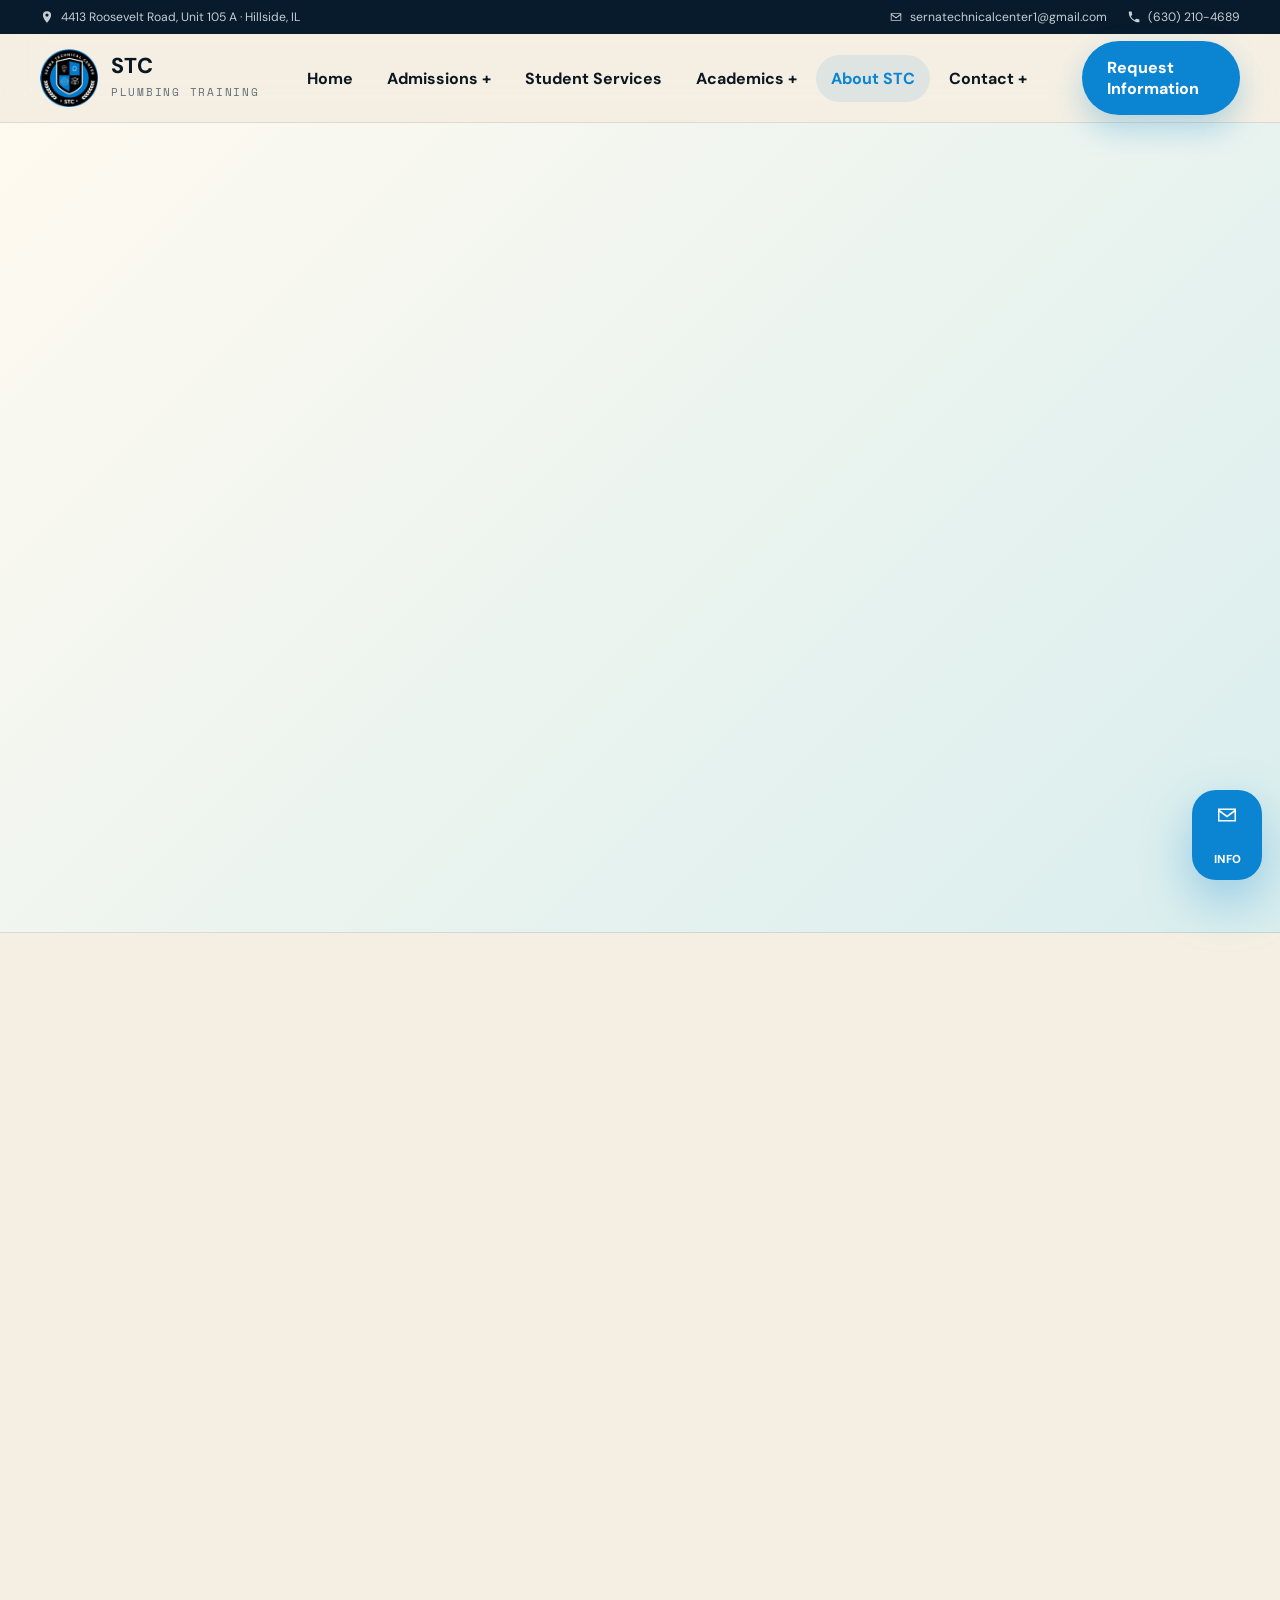
<file: about.html>
<!DOCTYPE html>

<html lang="en">
<head>
<meta charset="utf-8"/>
<meta content="width=device-width,initial-scale=1" name="viewport"/>
<title>About STC | Serna Technical Center</title>
<link href="assets/images/stc-logo-compact.webp" rel="icon" type="image/webp"/>
<link href="css/styles.css" rel="stylesheet"/>
<link href="css/animations.css" rel="stylesheet"/><link href="css/performance.css" rel="stylesheet"/>
</head>
<body>
<div data-site-header=""></div>
<main>
<section class="subhero has-pipe-scene subpage-pipe-section subpage-pipe-left subpage-pipe-upper subpage-pipe-size-large">
<div class="container subhero-grid">
<div class="reveal"><span class="eyebrow">STC Plumbing Training</span>
<h1>Practical education designed for real careers.</h1>
<p class="lead">Serna Technical Center provides focused, hands-on training in a supportive
                        environment.</p>
</div>
<div class="tag-box reveal"><strong>About STC</strong>
<p>Plumbing training information for prospective and current students.</p>
</div>

</div>
</section>
<section class="section section-cream has-pipe-scene subpage-pipe-section subpage-pipe-right subpage-pipe-lower subpage-pipe-size-small">
<div class="container content-grid">
<div class="section-side-pipe" aria-hidden="true">
<div class="mini-pipe-cluster mini-pipe-cluster--section">
<span class="mini-pipe mini-pipe--vert"></span>
<span class="mini-pipe mini-pipe--horiz"></span>
<span class="mini-pipe-elbow"></span>
<span class="mini-pipe-flange mini-pipe-flange--top"></span>
<span class="mini-pipe-flange mini-pipe-flange--bottom"></span>
<span class="mini-valve-neck"></span>
<span class="mini-valve-wheel"><i></i><i></i><i></i><i></i><b></b></span>
</div>
</div>
<aside class="side-nav reveal"><span class="eyebrow">On this page</span><a href="#1">Hands-on
                        learning</a><a href="#2">Industry focus</a><a href="#3">Experienced instruction</a><a href="#4">Supportive environment</a></aside>
<div class="article-stack">
<article class="article-card reveal">
<h3>Hands-on learning</h3>
<p>Training connects classroom instruction with guided practice.</p>
</article>
<article class="article-card reveal">
<h3>Industry focus</h3>
<p>Coursework is organized around skills used in residential and commercial plumbing.</p>
</article>
<article class="article-card reveal">
<h3>Experienced instruction</h3>
<p>Students learn through demonstrations, feedback, and practical application.</p>
</article>
<article class="article-card reveal">
<h3>Supportive environment</h3>
<p>The school aims to help students move from interest to training and from training to
                            opportunity.</p>
</article><a class="button button-primary" href="request-info.html">Request Information</a>
</div>
</div>
</section>
</main>
<div data-site-footer=""></div>
<script src="js/layout.js"></script>
<script src="js/animations.js"></script>
<script src="js/app.js"></script>
</body>
</html>
</file>
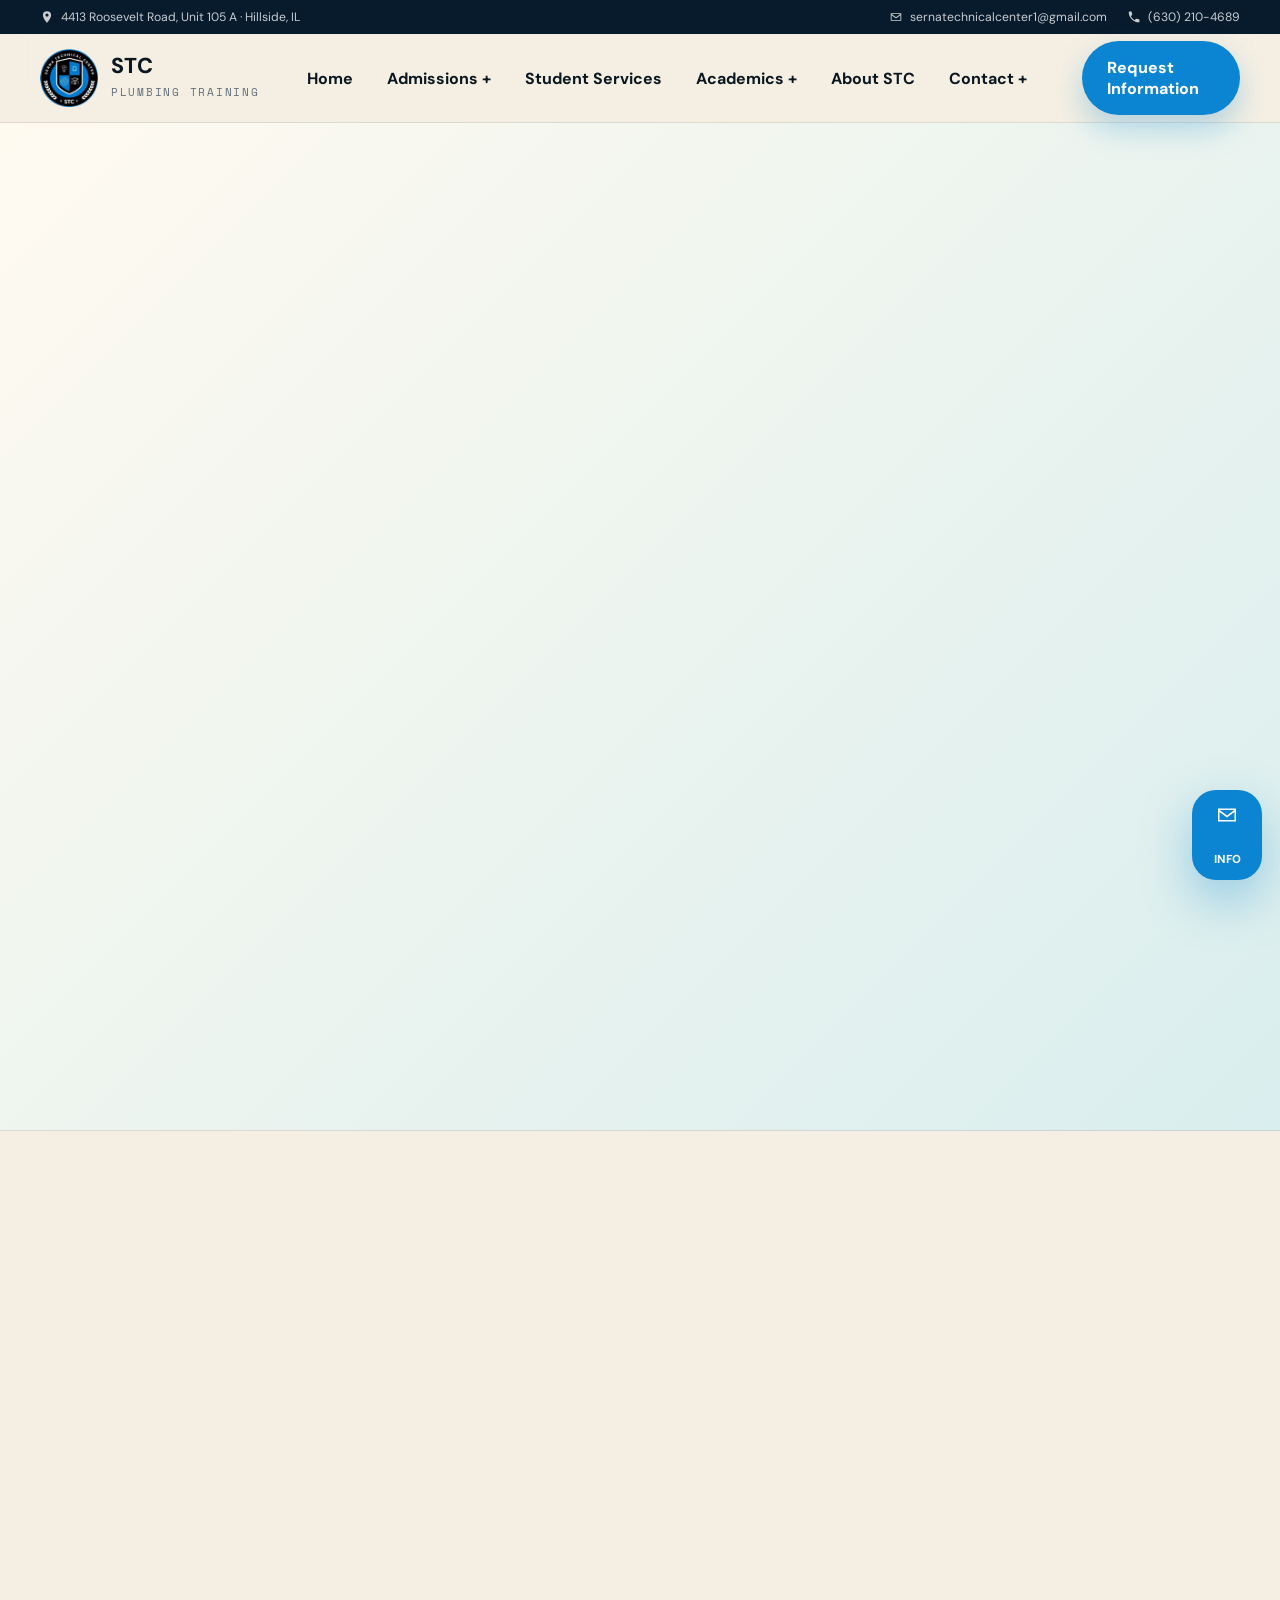
<file: admissions.html>
<!DOCTYPE html>

<html lang="en">
<head>
<meta charset="utf-8"/>
<meta content="width=device-width,initial-scale=1" name="viewport"/>
<title>Admissions | Serna Technical Center</title>
<link href="assets/images/stc-logo-compact.webp" rel="icon" type="image/webp"/>
<link href="css/styles.css" rel="stylesheet"/>
<link href="css/animations.css" rel="stylesheet"/><link href="css/performance.css" rel="stylesheet"/>
</head>
<body>
<div data-site-header=""></div>
<main>
<section class="subhero has-pipe-scene subpage-pipe-section subpage-pipe-right subpage-pipe-upper subpage-pipe-size-large">
<div class="container subhero-grid">
<div class="reveal"><span class="eyebrow">STC Plumbing Training</span>
<h1>A clear path from interest to hands-on training.</h1>
<p class="lead">Explore the program, connect with admissions, complete your application, and prepare
                        for your first day.</p>
</div>
<div class="tag-box reveal"><strong>Admissions</strong>
<p>Plumbing training information for prospective and current students.</p>
</div>
<div class="subhero-pipe-stage" aria-hidden="true">
<div class="mini-pipe-cluster mini-pipe-cluster--hero">
<span class="mini-pipe mini-pipe--vert"></span>
<span class="mini-pipe mini-pipe--horiz"></span>
<span class="mini-pipe-elbow"></span>
<span class="mini-pipe-flange mini-pipe-flange--top"></span>
<span class="mini-pipe-flange mini-pipe-flange--bottom"></span>
<span class="mini-valve-neck"></span>
<span class="mini-valve-wheel"><i></i><i></i><i></i><i></i><b></b></span>
</div>
</div>
</div>
</section>
<section class="section section-cream has-pipe-scene subpage-pipe-section subpage-pipe-left subpage-pipe-lower subpage-pipe-size-medium">
<div class="container content-grid">
<div class="section-side-pipe" aria-hidden="true">
<div class="mini-pipe-cluster mini-pipe-cluster--section">
<span class="mini-pipe mini-pipe--vert"></span>
<span class="mini-pipe mini-pipe--horiz"></span>
<span class="mini-pipe-elbow"></span>
<span class="mini-pipe-flange mini-pipe-flange--top"></span>
<span class="mini-pipe-flange mini-pipe-flange--bottom"></span>
<span class="mini-valve-neck"></span>
<span class="mini-valve-wheel"><i></i><i></i><i></i><i></i><b></b></span>
</div>
</div>
<aside class="side-nav reveal"><span class="eyebrow">On this page</span><a href="#1">1. Explore the
                        program</a><a href="#2">2. Speak with admissions</a><a href="#3">3. Complete enrollment</a><a href="#4">4. Begin training</a></aside>
<div class="article-stack">
<article class="article-card reveal">
<h3>1. Explore the program</h3>
<p>Review the plumbing curriculum, in-person format, six-month schedule, and class size of up to 13 students.</p>
</article>
<article class="article-card reveal">
<h3>2. Speak with admissions</h3>
<p>Ask questions about requirements, tuition, scheduling, and the application process.</p>
</article>
<article class="article-card reveal">
<h3>3. Complete enrollment</h3>
<p>Submit the requested information and documents with guidance from the admissions team.</p>
</article>
<article class="article-card reveal">
<h3>4. Begin training</h3>
<p>Attend orientation and start building practical skills in the classroom and lab.</p>
</article><a class="button button-primary" href="request-info.html">Request Information</a>
</div>
</div>
</section>
</main>
<div data-site-footer=""></div>
<script src="js/layout.js"></script>
<script src="js/animations.js"></script>
<script src="js/app.js"></script>
</body>
</html>
</file>
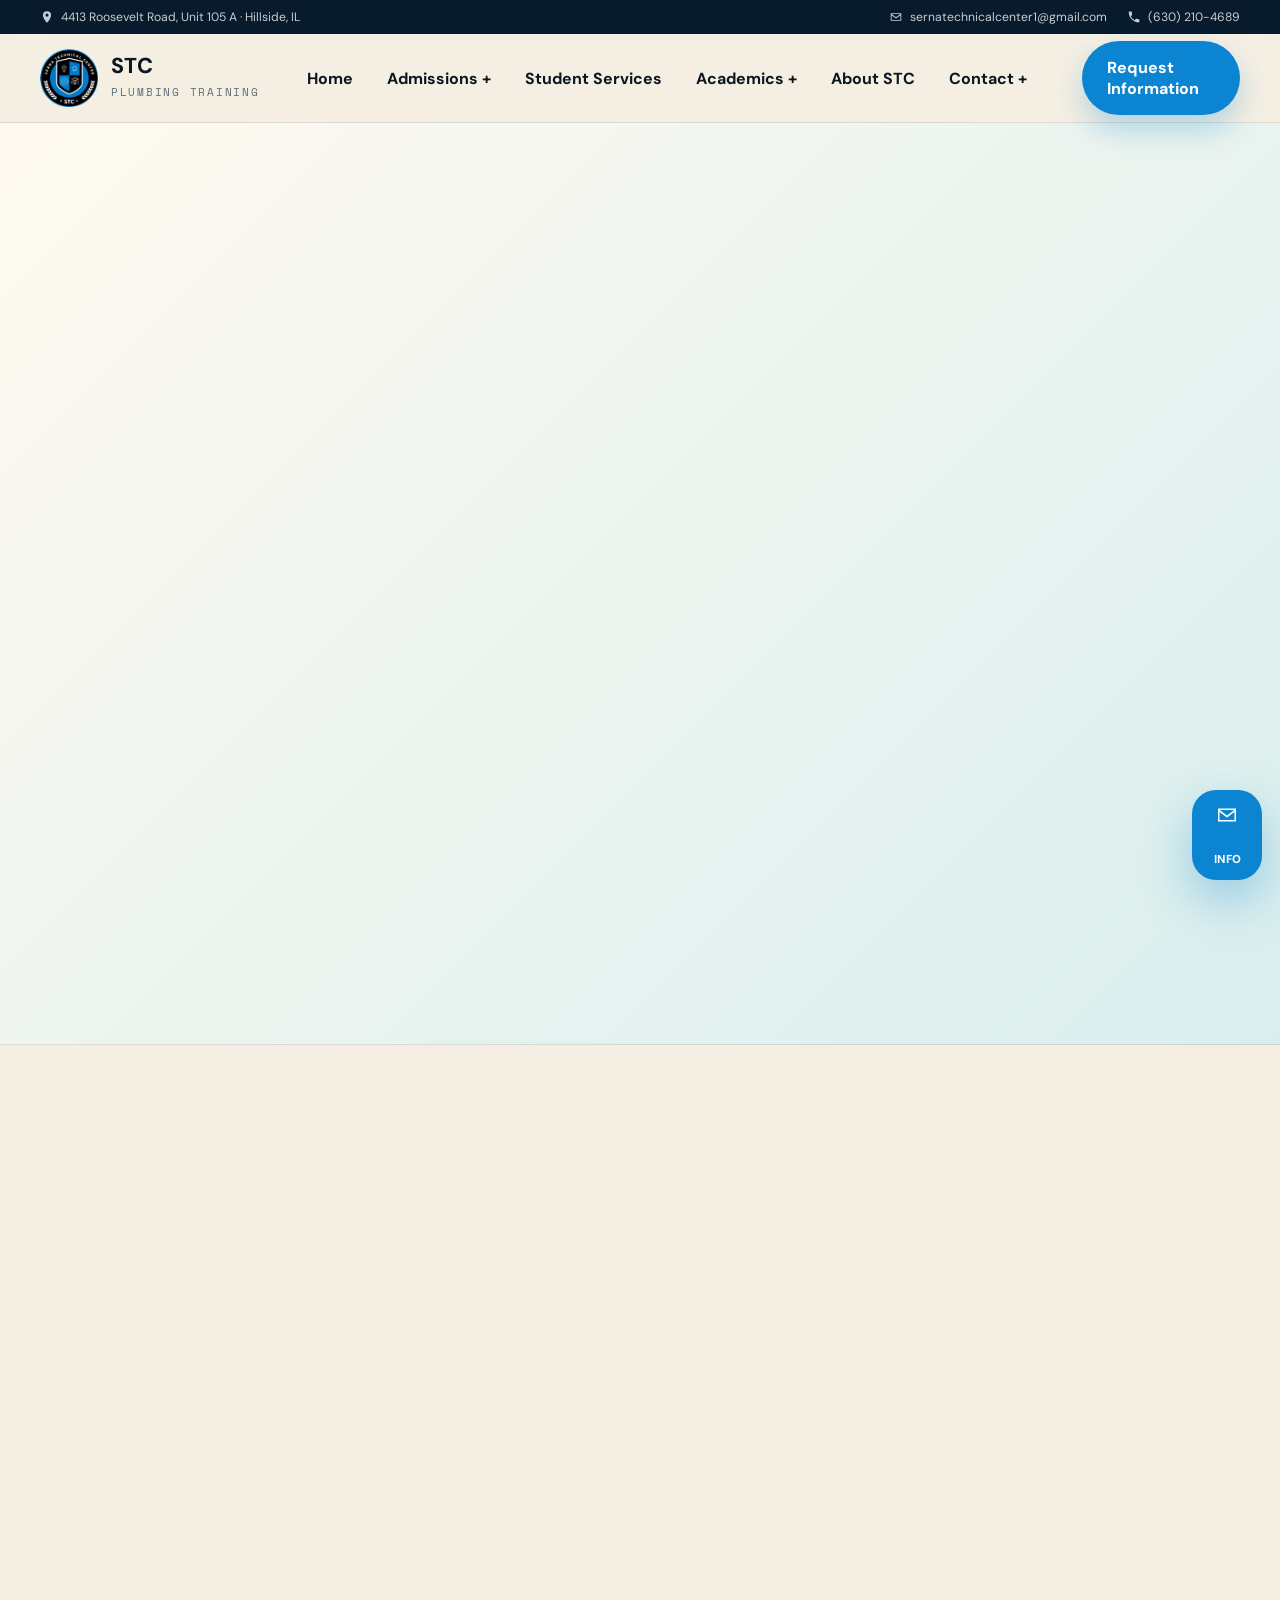
<file: complaints.html>
<!DOCTYPE html>

<html lang="en">
<head>
<meta charset="utf-8"/>
<meta content="width=device-width,initial-scale=1" name="viewport"/>
<title>Complaints | Serna Technical Center</title>
<link href="assets/images/stc-logo-compact.webp" rel="icon" type="image/webp"/>
<link href="css/styles.css" rel="stylesheet"/>
<link href="css/animations.css" rel="stylesheet"/><link href="css/performance.css" rel="stylesheet"/>
</head>
<body>
<div data-site-header=""></div>
<main>
<section class="subhero has-pipe-scene subpage-pipe-section subpage-pipe-right subpage-pipe-lower subpage-pipe-size-medium">
<div class="container subhero-grid">
<div class="reveal"><span class="eyebrow">STC Plumbing Training</span>
<h1>A clear route for questions and formal concerns.</h1>
<p class="lead">Students are encouraged to communicate concerns directly with the school and review
                        the current complaint procedure.</p>
</div>
<div class="tag-box reveal"><strong>Complaints</strong>
<p>Plumbing training information for prospective and current students.</p>
</div>

</div>
</section>
<section class="section section-cream has-pipe-scene subpage-pipe-section subpage-pipe-left subpage-pipe-upper subpage-pipe-size-large">
<div class="container content-grid">
<div class="section-side-pipe" aria-hidden="true">
<div class="mini-pipe-cluster mini-pipe-cluster--section">
<span class="mini-pipe mini-pipe--vert"></span>
<span class="mini-pipe mini-pipe--horiz"></span>
<span class="mini-pipe-elbow"></span>
<span class="mini-pipe-flange mini-pipe-flange--top"></span>
<span class="mini-pipe-flange mini-pipe-flange--bottom"></span>
<span class="mini-valve-neck"></span>
<span class="mini-valve-wheel"><i></i><i></i><i></i><i></i><b></b></span>
</div>
</div>
<aside class="side-nav reveal"><span class="eyebrow">On this page</span><a href="#1">Start with the
                        school</a><a href="#2">Keep records</a><a href="#3">Request the formal procedure</a><a href="#4">Follow published timelines</a></aside>
<div class="article-stack">
<article class="article-card reveal">
<h3>Start with the school</h3>
<p>Describe the issue clearly and provide relevant dates, documents, and requested resolution.
                        </p>
</article>
<article class="article-card reveal">
<h3>Keep records</h3>
<p>Save copies of emails, forms, and written responses.</p>
</article>
<article class="article-card reveal">
<h3>Request the formal procedure</h3>
<p>Ask the school for the current complaint policy and applicable external agency information.
                        </p>
</article>
<article class="article-card reveal">
<h3>Follow published timelines</h3>
<p>Submit concerns within any deadlines stated in the current catalog or policy.</p>
</article><a class="button button-primary" href="request-info.html">Request Information</a>
</div>
</div>
</section>
</main>
<div data-site-footer=""></div>
<script src="js/layout.js"></script>
<script src="js/animations.js"></script>
<script src="js/app.js"></script>
</body>
</html>
</file>
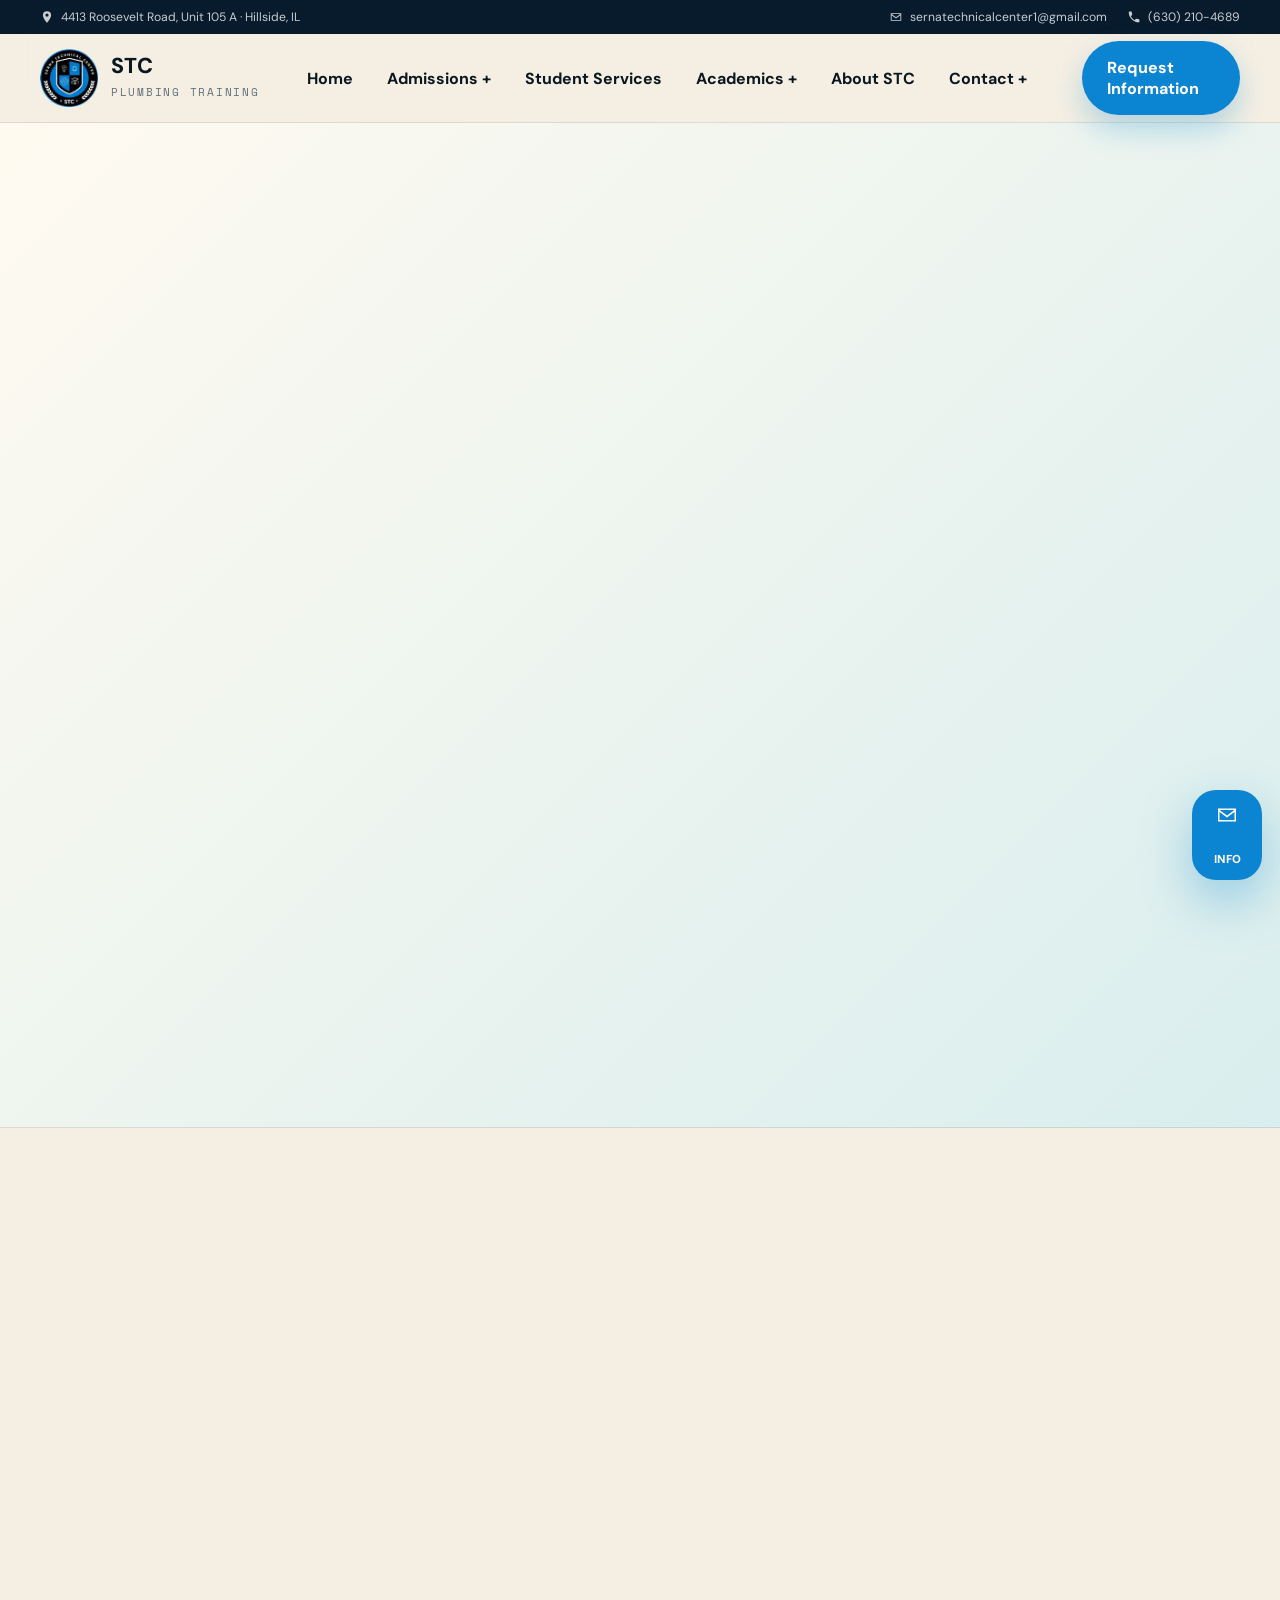
<file: contact.html>
<!DOCTYPE html>

<html lang="en">
<head>
<meta charset="utf-8"/>
<meta content="width=device-width,initial-scale=1" name="viewport"/>
<title>Contact STC | Serna Technical Center</title>
<link href="assets/images/stc-logo-compact.webp" rel="icon" type="image/webp"/>
<link href="css/styles.css" rel="stylesheet"/>
<link href="css/animations.css" rel="stylesheet"/><link href="css/performance.css" rel="stylesheet"/>
</head>
<body>
<div data-site-header=""></div>
<main>
<section class="subhero has-pipe-scene subpage-pipe-section subpage-pipe-left subpage-pipe-upper subpage-pipe-size-large">
<div class="container subhero-grid">
<div class="reveal"><span class="eyebrow">Serna Technical Center</span>
<h1>Connect with the school and plan your next step.</h1>
<p class="lead">Call, email, or visit the Hillside campus for current program and admissions
                        information.</p>
</div>
<div class="tag-box reveal"><strong>Contact STC</strong>
<p>Program and admissions information for prospective and current students.</p>
</div>

</div>
</section>
<section class="section section-cream contact-details-section">

<div class="container content-grid contact-content-grid">
<aside class="side-nav reveal"><span class="eyebrow">On this page</span><a href="#1">Campus</a><a href="#2">Primary phone</a><a href="#3">Additional phone</a><a href="#4">Email</a></aside>
<div class="contact-pipe-stage reveal" aria-hidden="true">
  <div class="industrial-pipe industrial-pipe--contact">
    <span class="metal-pipe metal-pipe--vertical"></span>
    <span class="pipe-flange pipe-flange--top"></span>
    <span class="pipe-flange pipe-flange--middle"></span>
    <span class="pipe-elbow pipe-elbow--contact"></span>
    <span class="metal-pipe metal-pipe--horizontal"></span>
    <span class="pipe-end-cap"></span>
    <span class="valve-neck"></span>
    <span class="valve-wheel">
      <i></i><i></i><i></i><i></i>
      <b></b>
    </span>
  </div>
</div>
<div class="article-stack contact-article-stack">
<article class="article-card reveal" id="1">
<h3>Campus</h3>
<p>4413 Roosevelt Road, Unit 105 A, Hillside, IL 60162</p>
</article>
<article class="article-card reveal" id="2">
<h3>Primary phone</h3>
<p>(630) 210-4689</p>
</article>
<article class="article-card reveal" id="3">
<h3>Additional phone</h3>
<p>(815) 545-2096</p>
</article>
<article class="article-card reveal" id="4">
<h3>Email</h3>
<p>sernatechnicalcenter1@gmail.com</p>
</article><a class="button button-primary" href="request-info.html">Request Information</a>
</div>
</div>
</section>
</main>
<div data-site-footer=""></div>
<script src="js/layout.js"></script>
<script src="js/animations.js"></script>
<script src="js/app.js"></script>
</body>
</html>
</file>
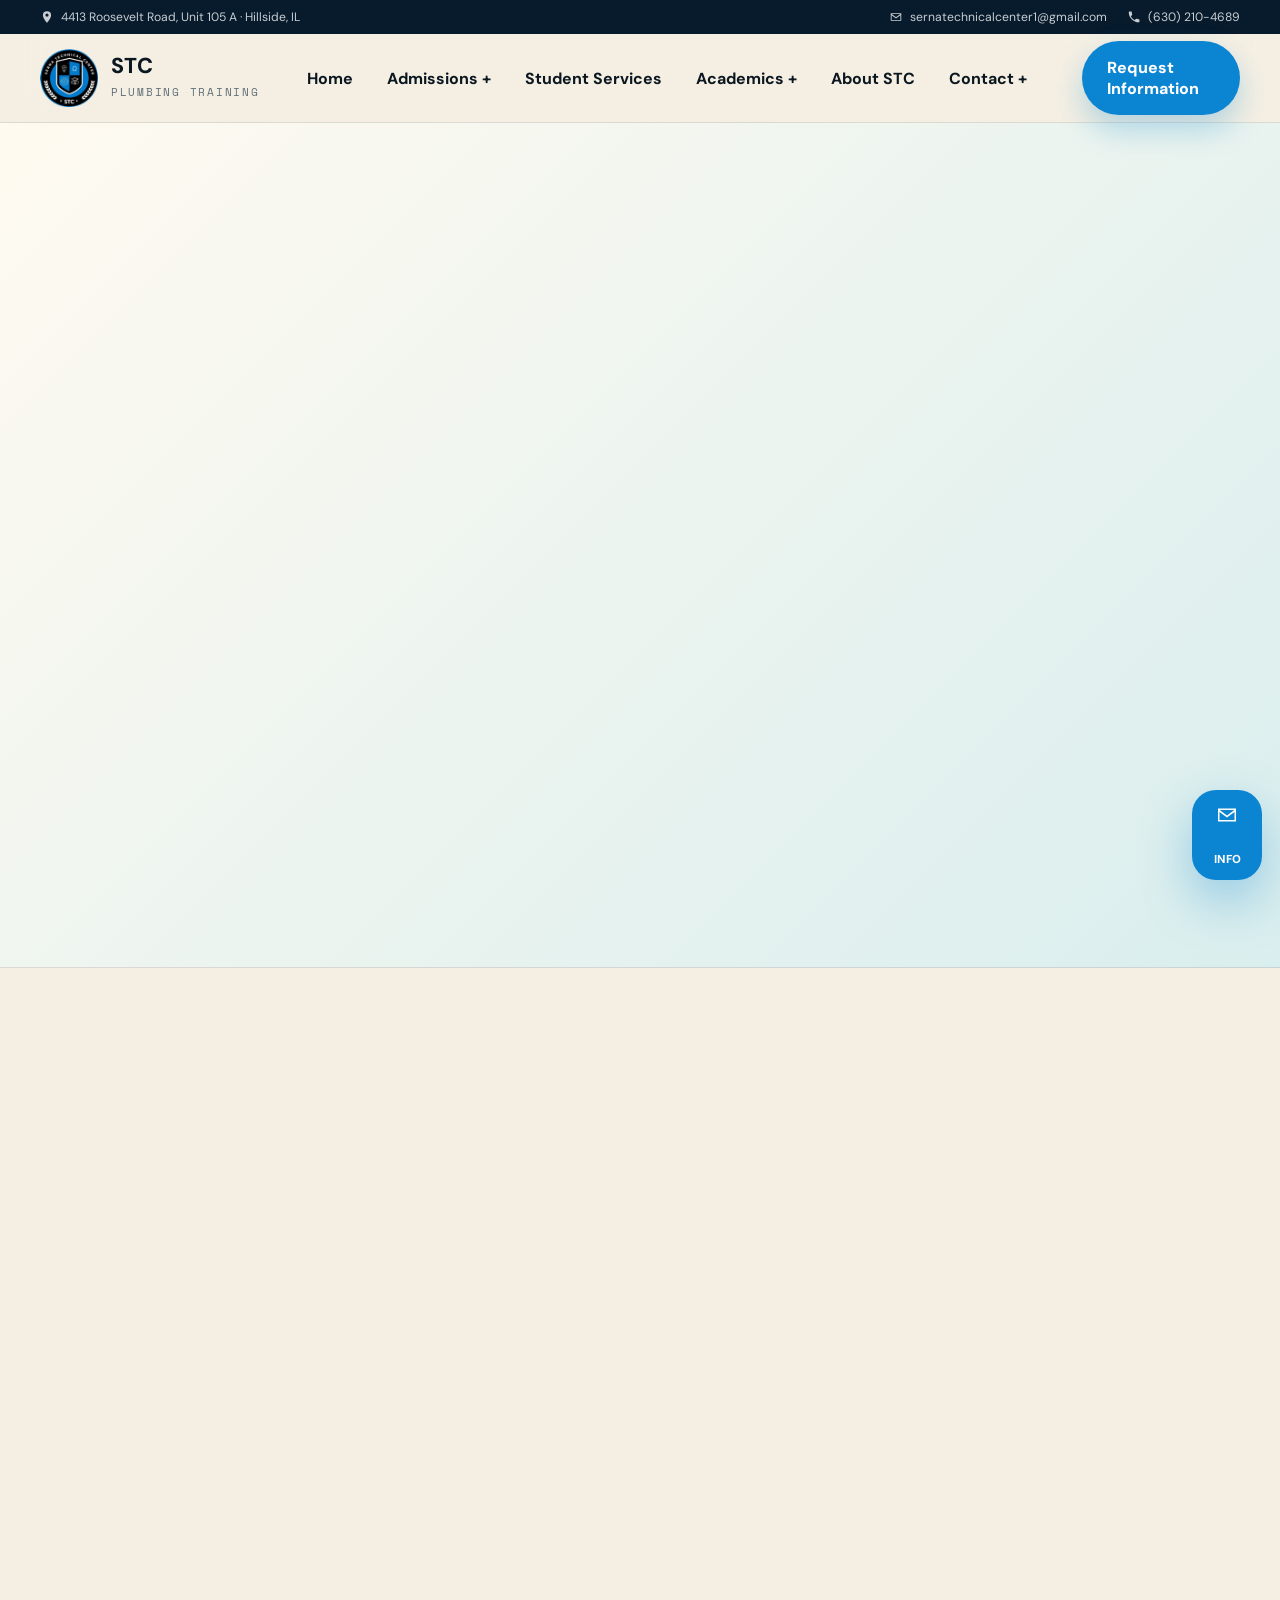
<file: refund-cancellation.html>
<!DOCTYPE html>

<html lang="en">
<head>
<meta charset="utf-8"/>
<meta content="width=device-width,initial-scale=1" name="viewport"/>
<title>Refund &amp; Cancellation | Serna Technical Center</title>
<link href="assets/images/stc-logo-compact.webp" rel="icon" type="image/webp"/>
<link href="css/styles.css" rel="stylesheet"/>
<link href="css/animations.css" rel="stylesheet"/><link href="css/performance.css" rel="stylesheet"/>
</head>
<body>
<div data-site-header=""></div>
<main>
<section class="subhero has-pipe-scene subpage-pipe-section subpage-pipe-left subpage-pipe-upper subpage-pipe-size-small">
<div class="container subhero-grid">
<div class="reveal"><span class="eyebrow">STC Plumbing Training</span>
<h1>Review the school’s cancellation and refund framework.</h1>
<p class="lead">This page presents a concise student-friendly overview. Confirm the complete policy
                        with the current academic catalog and school administration.</p>
</div>
<div class="tag-box reveal"><strong>Refund &amp; Cancellation</strong>
<p>Plumbing training information for prospective and current students.</p>
</div>
<div class="subhero-pipe-stage" aria-hidden="true">
<div class="mini-pipe-cluster mini-pipe-cluster--hero">
<span class="mini-pipe mini-pipe--vert"></span>
<span class="mini-pipe mini-pipe--horiz"></span>
<span class="mini-pipe-elbow"></span>
<span class="mini-pipe-flange mini-pipe-flange--top"></span>
<span class="mini-pipe-flange mini-pipe-flange--bottom"></span>
<span class="mini-valve-neck"></span>
<span class="mini-valve-wheel"><i></i><i></i><i></i><i></i><b></b></span>
</div>
</div>
</div>
</section>
<section class="section section-cream has-pipe-scene subpage-pipe-section subpage-pipe-right subpage-pipe-lower subpage-pipe-size-large">
<div class="container content-grid">
<div class="section-side-pipe" aria-hidden="true">
<div class="mini-pipe-cluster mini-pipe-cluster--section">
<span class="mini-pipe mini-pipe--vert"></span>
<span class="mini-pipe mini-pipe--horiz"></span>
<span class="mini-pipe-elbow"></span>
<span class="mini-pipe-flange mini-pipe-flange--top"></span>
<span class="mini-pipe-flange mini-pipe-flange--bottom"></span>
<span class="mini-valve-neck"></span>
<span class="mini-valve-wheel"><i></i><i></i><i></i><i></i><b></b></span>
</div>
</div>
<aside class="side-nav reveal"><span class="eyebrow">On this page</span><a href="#1">Before classes
                        begin</a><a href="#2">Registration fee</a><a href="#3">After training begins</a><a href="#4">Withdrawal communication</a><a href="#5">Official policy</a></aside>
<div class="article-stack">
<article class="article-card reveal">
<h3>Before classes begin</h3>
<p>Students should contact the school promptly when requesting cancellation.</p>
</article>
<article class="article-card reveal">
<h3>Registration fee</h3>
<p>The required non-refundable registration fee is $600 for the Electrician Program and $800 for the Plumbing Program. Confirm all current refund and cancellation terms with the school before enrollment.</p>
</article>
<article class="article-card reveal">
<h3>After training begins</h3>
<p>Refund calculations may depend on the portion of the program completed.</p>
</article>
<article class="article-card reveal">
<h3>Withdrawal communication</h3>
<p>Students should notify their academic advisor or school representative in writing.</p>
</article>
<article class="article-card reveal">
<h3>Official policy</h3>
<p>Request the current catalog and complete policy from Serna Technical Center before
                            enrollment.</p>
</article><a class="button button-primary" href="request-info.html">Request Information</a>
</div>
</div>
</section>
</main>
<div data-site-footer=""></div>
<script src="js/layout.js"></script>
<script src="js/animations.js"></script>
<script src="js/app.js"></script>
</body>
</html>
</file>
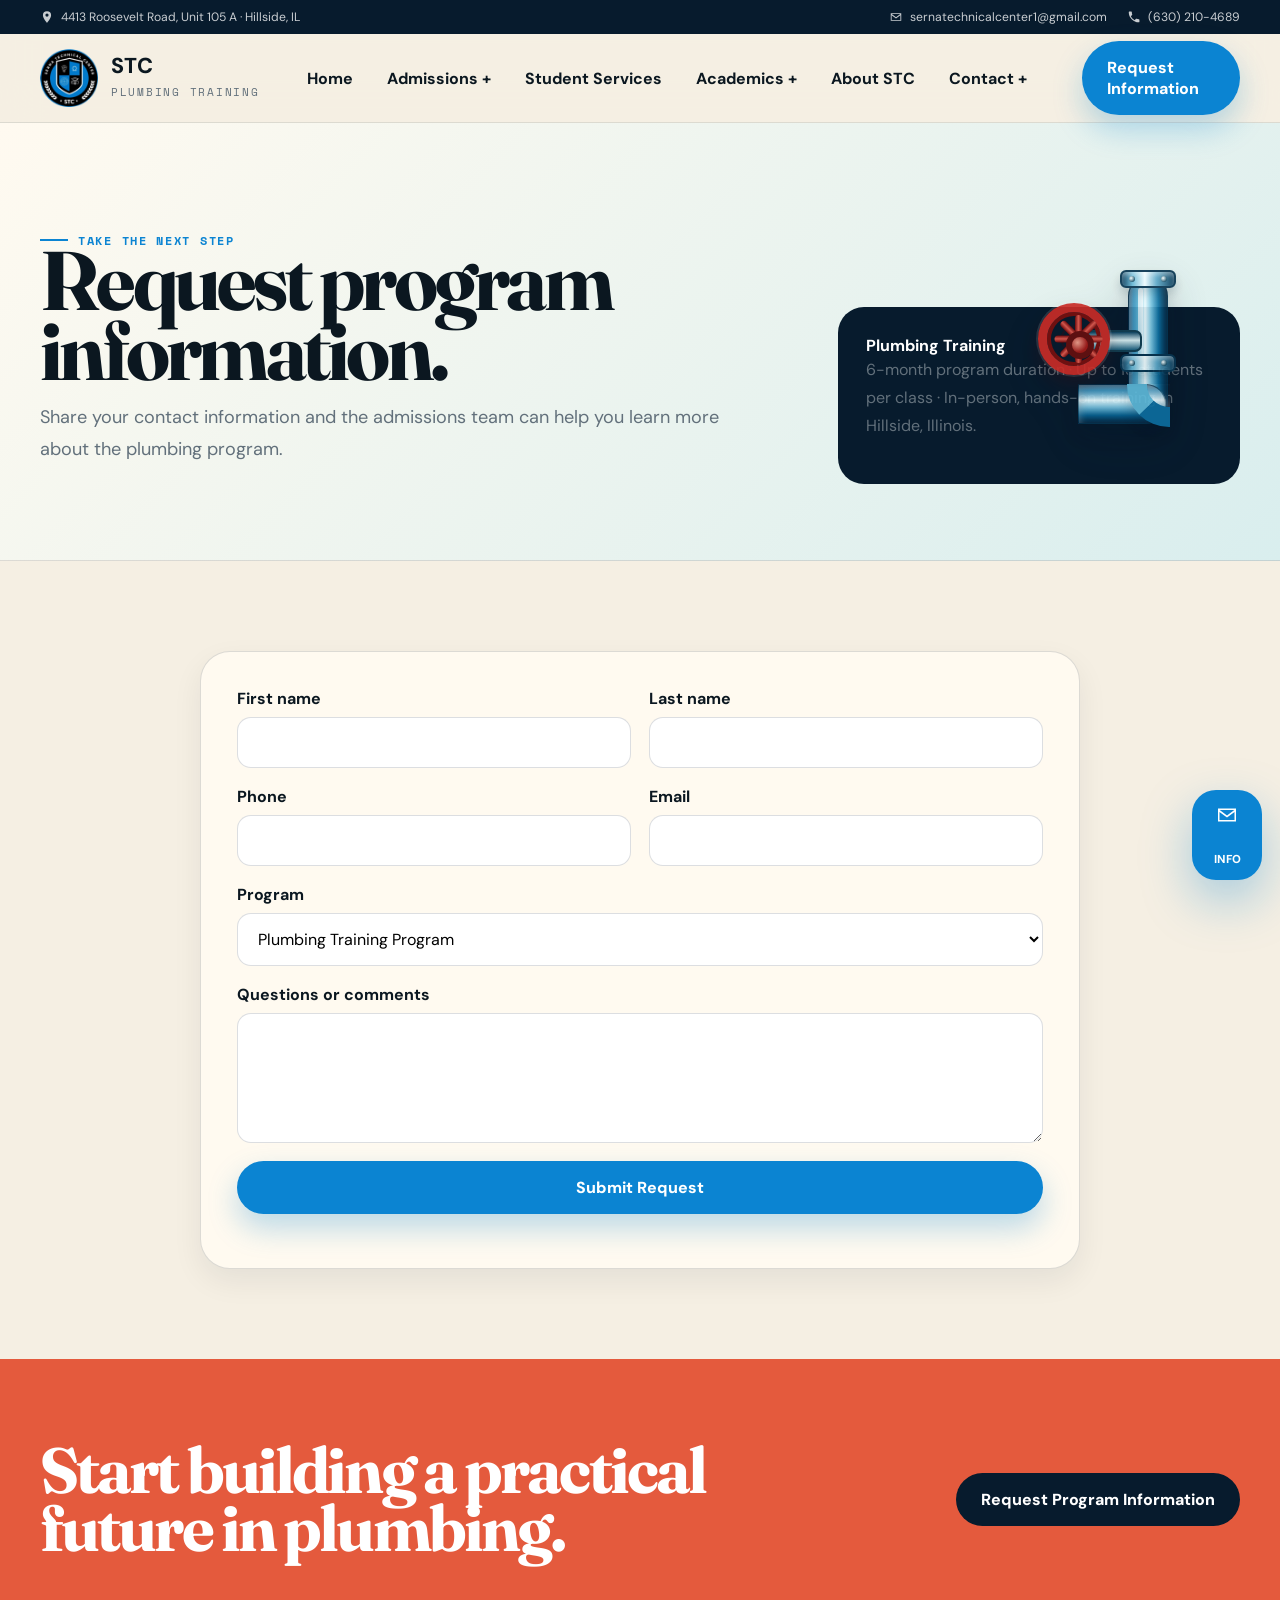
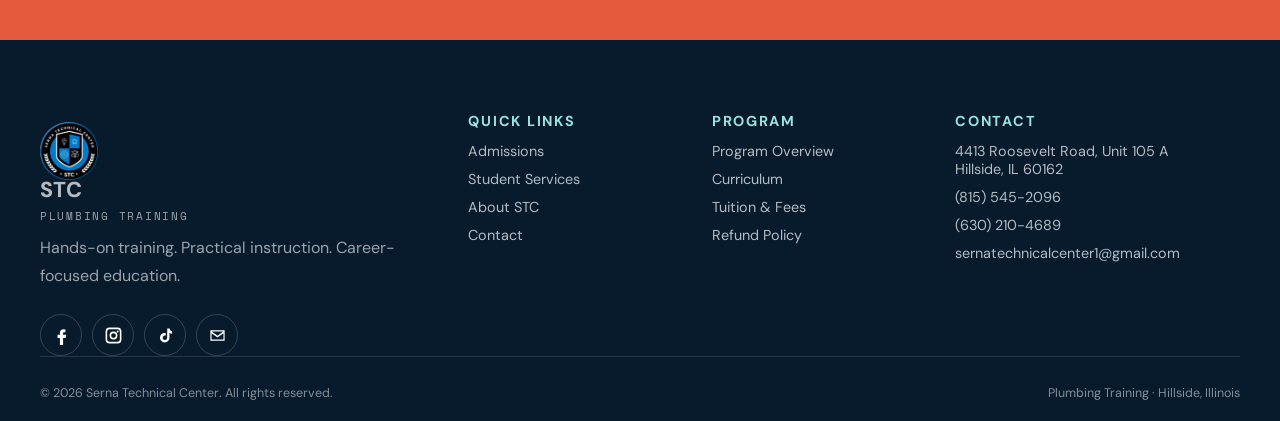
<file: request-info.html>
<!DOCTYPE html>

<html lang="en">
<head>
<meta charset="utf-8"/>
<meta content="width=device-width,initial-scale=1" name="viewport"/>
<title>Request Information | Serna Technical Center</title>
<link href="assets/images/stc-logo-compact.webp" rel="icon" type="image/webp"/>
<link href="css/styles.css" rel="stylesheet"/>
<link href="css/animations.css" rel="stylesheet"/><link href="css/performance.css" rel="stylesheet"/>
</head>
<body>
<div data-site-header=""></div>
<main>
<section class="subhero has-pipe-scene subpage-pipe-section subpage-pipe-right subpage-pipe-lower subpage-pipe-size-medium">
<div class="container subhero-grid">
<div class="reveal"><span class="eyebrow">Take the next step</span>
<h1>Request program information.</h1>
<p class="lead">Share your contact information and the admissions team can help you learn more about
                        the plumbing program.</p>
</div>
<div class="tag-box reveal"><strong>Plumbing Training</strong>
<p>6-month program duration · Up to 13 students per class · In-person, hands-on training in Hillside, Illinois.</p>
</div>
<div class="subhero-pipe-stage" aria-hidden="true">
<div class="mini-pipe-cluster mini-pipe-cluster--hero">
<span class="mini-pipe mini-pipe--vert"></span>
<span class="mini-pipe mini-pipe--horiz"></span>
<span class="mini-pipe-elbow"></span>
<span class="mini-pipe-flange mini-pipe-flange--top"></span>
<span class="mini-pipe-flange mini-pipe-flange--bottom"></span>
<span class="mini-valve-neck"></span>
<span class="mini-valve-wheel"><i></i><i></i><i></i><i></i><b></b></span>
</div>
</div>
</div>
</section>
<section class="section section-cream has-pipe-scene subpage-pipe-section subpage-pipe-left subpage-pipe-upper subpage-pipe-size-large">
<div class="container" style="max-width:880px">
<form class="form-card reveal" data-demo-form="">
<div class="form-grid">
<div class="field"><label for="first">First name</label><input id="first" name="firstName" required=""/></div>
<div class="field"><label for="last">Last name</label><input id="last" name="lastName" required=""/>
</div>
<div class="field"><label for="phone">Phone</label><input id="phone" name="phone" required="" type="tel"/></div>
<div class="field"><label for="email">Email</label><input id="email" name="email" required="" type="email"/></div>
<div class="field full"><label for="program">Program</label><select id="program" name="program">
<option>Plumbing Training Program</option>
</select></div>
<div class="field full"><label for="message">Questions or comments</label><textarea id="message" name="message"></textarea></div>
<div class="field full"><button class="button button-primary" type="submit">Submit
                                Request</button>
<p data-form-note="" style="margin:10px 0 0"></p>
</div>
</div>
</form>
</div>
</section>
</main>
<div data-site-footer=""></div>
<script src="js/layout.js"></script>
<script src="js/animations.js"></script>
<script src="js/app.js"></script>
</body>
</html>
</file>
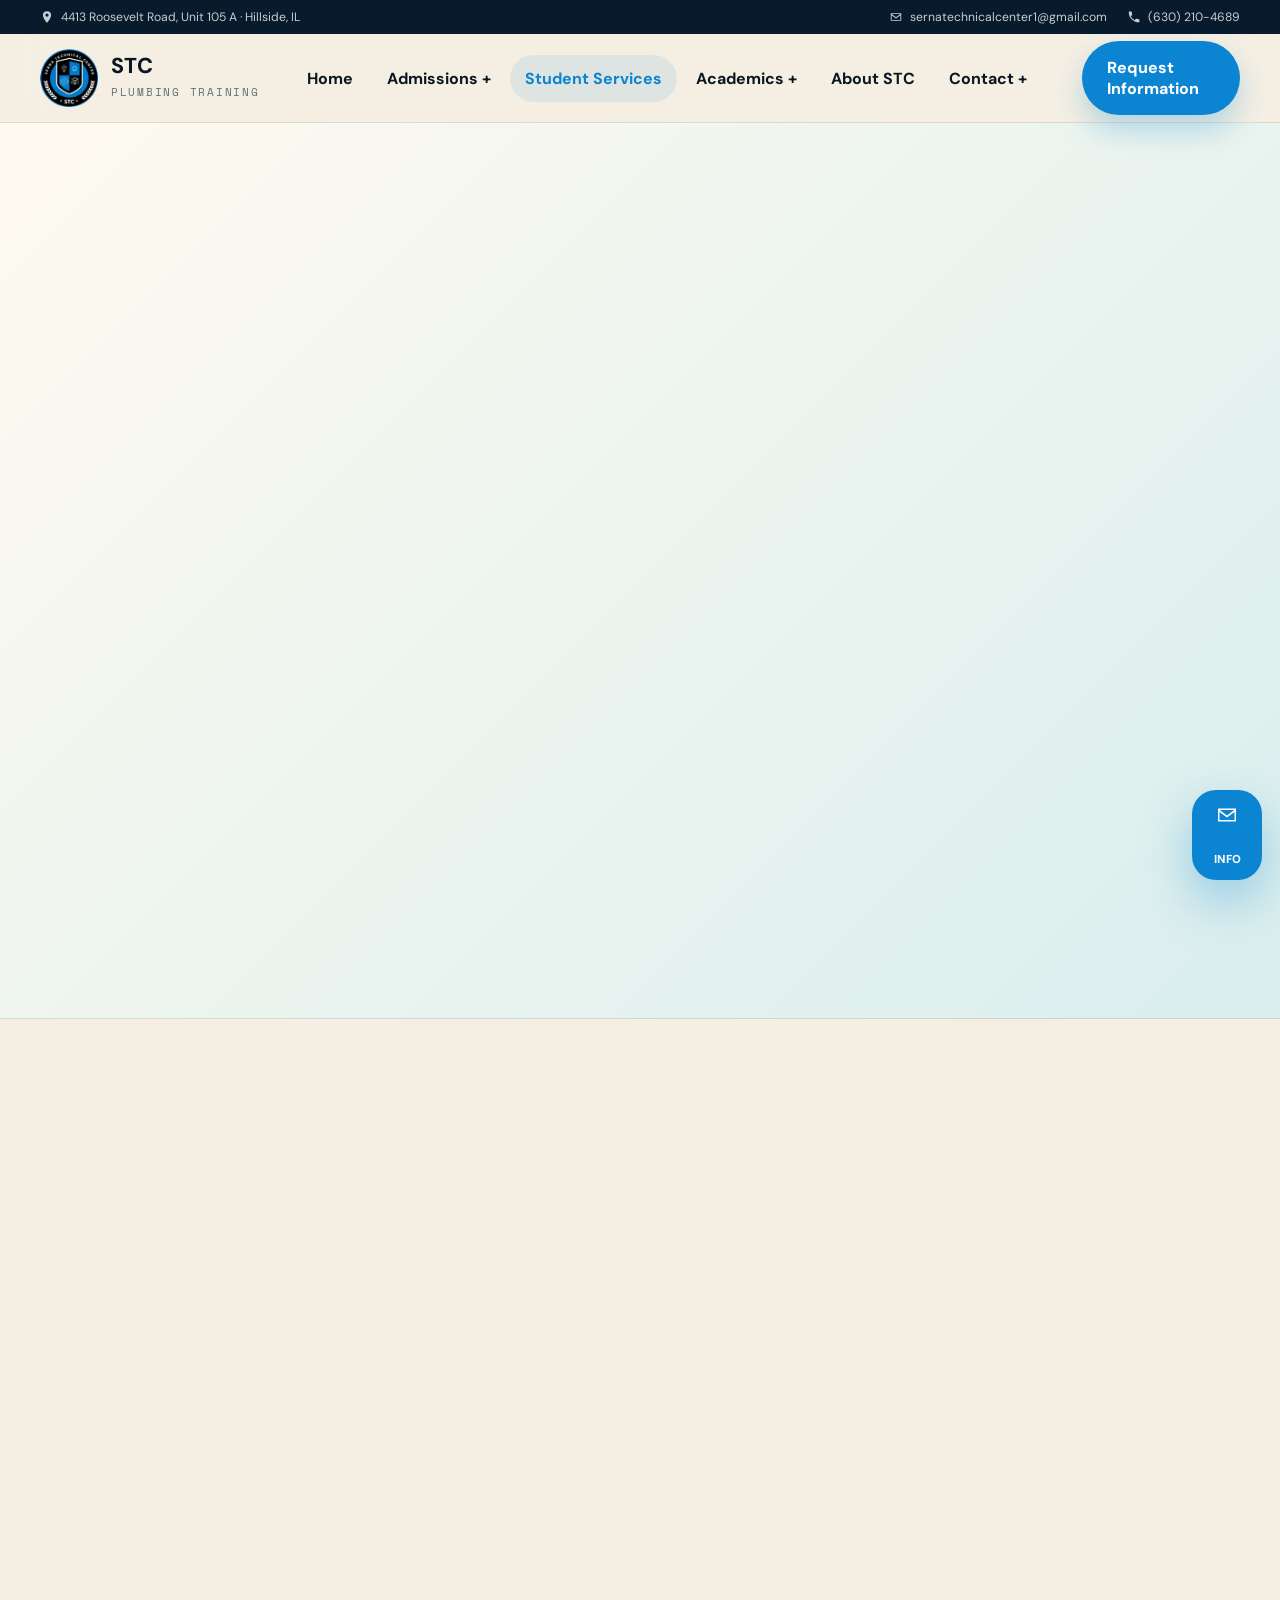
<file: student-services.html>
<!DOCTYPE html>

<html lang="en">
<head>
<meta charset="utf-8"/>
<meta content="width=device-width,initial-scale=1" name="viewport"/>
<title>Student Services | Serna Technical Center</title>
<link href="assets/images/stc-logo-compact.webp" rel="icon" type="image/webp"/>
<link href="css/styles.css" rel="stylesheet"/>
<link href="css/animations.css" rel="stylesheet"/><link href="css/performance.css" rel="stylesheet"/>
</head>
<body>
<div data-site-header=""></div>
<main>
<section class="subhero has-pipe-scene subpage-pipe-section subpage-pipe-left subpage-pipe-lower subpage-pipe-size-medium">
<div class="container subhero-grid">
<div class="reveal"><span class="eyebrow">STC Plumbing Training</span>
<h1>Support for the classroom, the job search, and the next step.</h1>
<p class="lead">Serna Technical Center supports students as they build skills and prepare to enter
                        the plumbing field.</p>
</div>
<div class="tag-box reveal"><strong>Student Services</strong>
<p>Plumbing training information for prospective and current students.</p>
</div>
<div class="subhero-pipe-stage" aria-hidden="true">
<div class="mini-pipe-cluster mini-pipe-cluster--hero">
<span class="mini-pipe mini-pipe--vert"></span>
<span class="mini-pipe mini-pipe--horiz"></span>
<span class="mini-pipe-elbow"></span>
<span class="mini-pipe-flange mini-pipe-flange--top"></span>
<span class="mini-pipe-flange mini-pipe-flange--bottom"></span>
<span class="mini-valve-neck"></span>
<span class="mini-valve-wheel"><i></i><i></i><i></i><i></i><b></b></span>
</div>
</div>
</div>
</section>
<section class="section section-cream has-pipe-scene subpage-pipe-section subpage-pipe-right subpage-pipe-upper subpage-pipe-size-large">
<div class="container content-grid">
<div class="section-side-pipe" aria-hidden="true">
<div class="mini-pipe-cluster mini-pipe-cluster--section">
<span class="mini-pipe mini-pipe--vert"></span>
<span class="mini-pipe mini-pipe--horiz"></span>
<span class="mini-pipe-elbow"></span>
<span class="mini-pipe-flange mini-pipe-flange--top"></span>
<span class="mini-pipe-flange mini-pipe-flange--bottom"></span>
<span class="mini-valve-neck"></span>
<span class="mini-valve-wheel"><i></i><i></i><i></i><i></i><b></b></span>
</div>
</div>
<aside class="side-nav reveal"><span class="eyebrow">On this page</span><a href="#1">Class support</a><a href="#2">Career preparation</a><a href="#3">Academic support</a><a href="#4">Professional
                        habits</a></aside>
<div class="article-stack">
<article class="article-card reveal">
<h3>Class support</h3>
<p>Flexible guidance, a focused learning environment, and direct instructor support.</p>
</article>
<article class="article-card reveal">
<h3>Career preparation</h3>
<p>Resume assistance, interview preparation, and job-search guidance.</p>
</article>
<article class="article-card reveal">
<h3>Academic support</h3>
<p>Individual or group support designed to reinforce course material.</p>
</article>
<article class="article-card reveal">
<h3>Professional habits</h3>
<p>Build communication, attendance, safety awareness, and workplace readiness.</p>
</article><a class="button button-primary" href="request-info.html">Request Information</a>
</div>
</div>
</section>
</main>
<div data-site-footer=""></div>
<script src="js/layout.js"></script>
<script src="js/animations.js"></script>
<script src="js/app.js"></script>
</body>
</html>
</file>
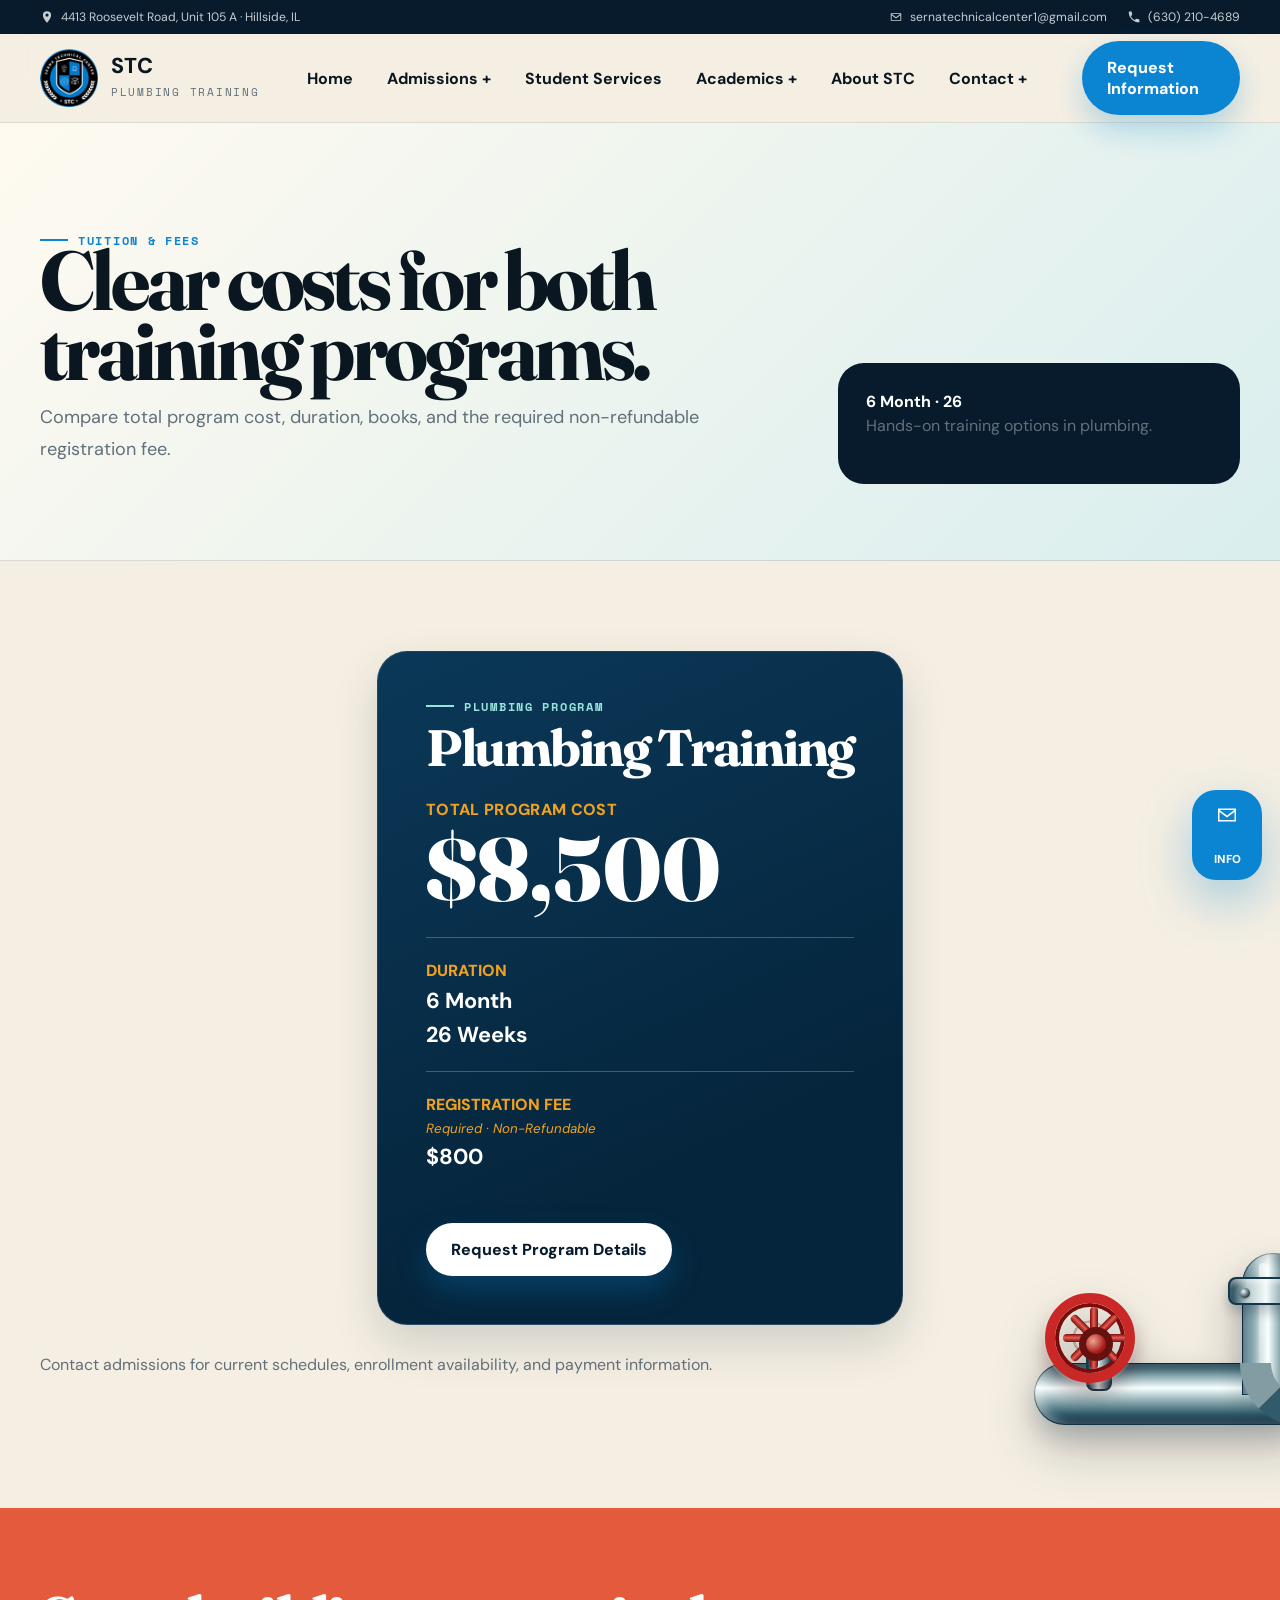
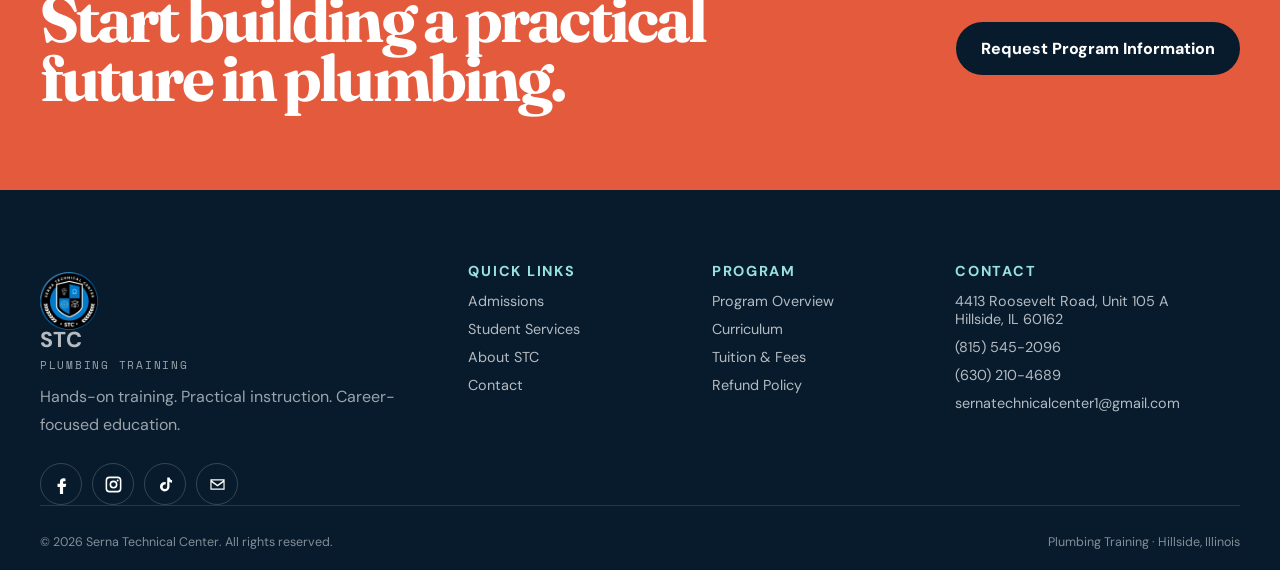
<file: tuition-fees.html>
<!DOCTYPE html>

<html lang="en">
<head>
<meta charset="utf-8"/>
<meta content="width=device-width,initial-scale=1" name="viewport"/>
<title>Tuition &amp; Fees | Serna Technical Center</title>
<link href="assets/images/stc-logo-compact.webp" rel="icon" type="image/webp"/>
<link href="css/styles.css" rel="stylesheet"/>
<link href="css/animations.css" rel="stylesheet"/><link href="css/performance.css" rel="stylesheet"/>
</head>
<body>
<div data-site-header=""></div>
<main>
<section class="subhero has-pipe-scene subpage-pipe-section subpage-pipe-right subpage-pipe-upper subpage-pipe-size-medium">
<div class="container subhero-grid">
<div class="reveal"><span class="eyebrow">Tuition &amp; Fees</span>
<h1>Clear costs for both training programs.</h1>
<p class="lead">Compare total program cost, duration, books, and the required non-refundable registration fee.</p>
</div>
<div class="tag-box reveal"><strong>6 Month · 26</strong>
<p>Hands-on training options in plumbing.</p>
</div>
<div class="subhero-pipe-stage" aria-hidden="true">

</div>
</div>
</section>
<section class="section section-cream tuition-details-section">
<div class="tuition-pipe-stage" aria-hidden="true">
  <div class="industrial-pipe industrial-pipe--tuition">
    <span class="metal-pipe tuition-pipe-horizontal"></span>
    <span class="pipe-elbow tuition-pipe-elbow"></span>
    <span class="metal-pipe tuition-pipe-vertical"></span>
    <span class="pipe-flange tuition-pipe-flange"></span>
    <span class="valve-neck tuition-valve-neck"></span>
    <span class="valve-wheel tuition-valve-wheel">
      <i></i><i></i><i></i><i></i>
      <b></b>
    </span>
  </div>
</div>
<div class="container">
<div class="program-price-grid">
<article class="program-price-card reveal" id="plumbing-program">
<span class="eyebrow light">Plumbing Program</span>
<h2>Plumbing Training</h2>
<div class="program-total-label">Total program cost</div>
<div class="program-total">$8,500</div>
<div class="program-facts">
<div><span>Duration</span><strong>6 Month</strong><strong>26 Weeks</strong></div>
<div><span>Registration fee</span><small>Required · Non-Refundable</small><strong>$800</strong></div>
</div>
<a class="button button-primary" href="request-info.html">Request Program Details</a>
</article>
</div>
<p class="tuition-footnote reveal">Contact admissions for current schedules, enrollment availability, and payment information.</p>
</div>
</section>
</main>
<div data-site-footer=""></div>
<script src="js/layout.js"></script>
<script src="js/animations.js"></script>
<script src="js/app.js"></script>
</body>
</html>
</file>
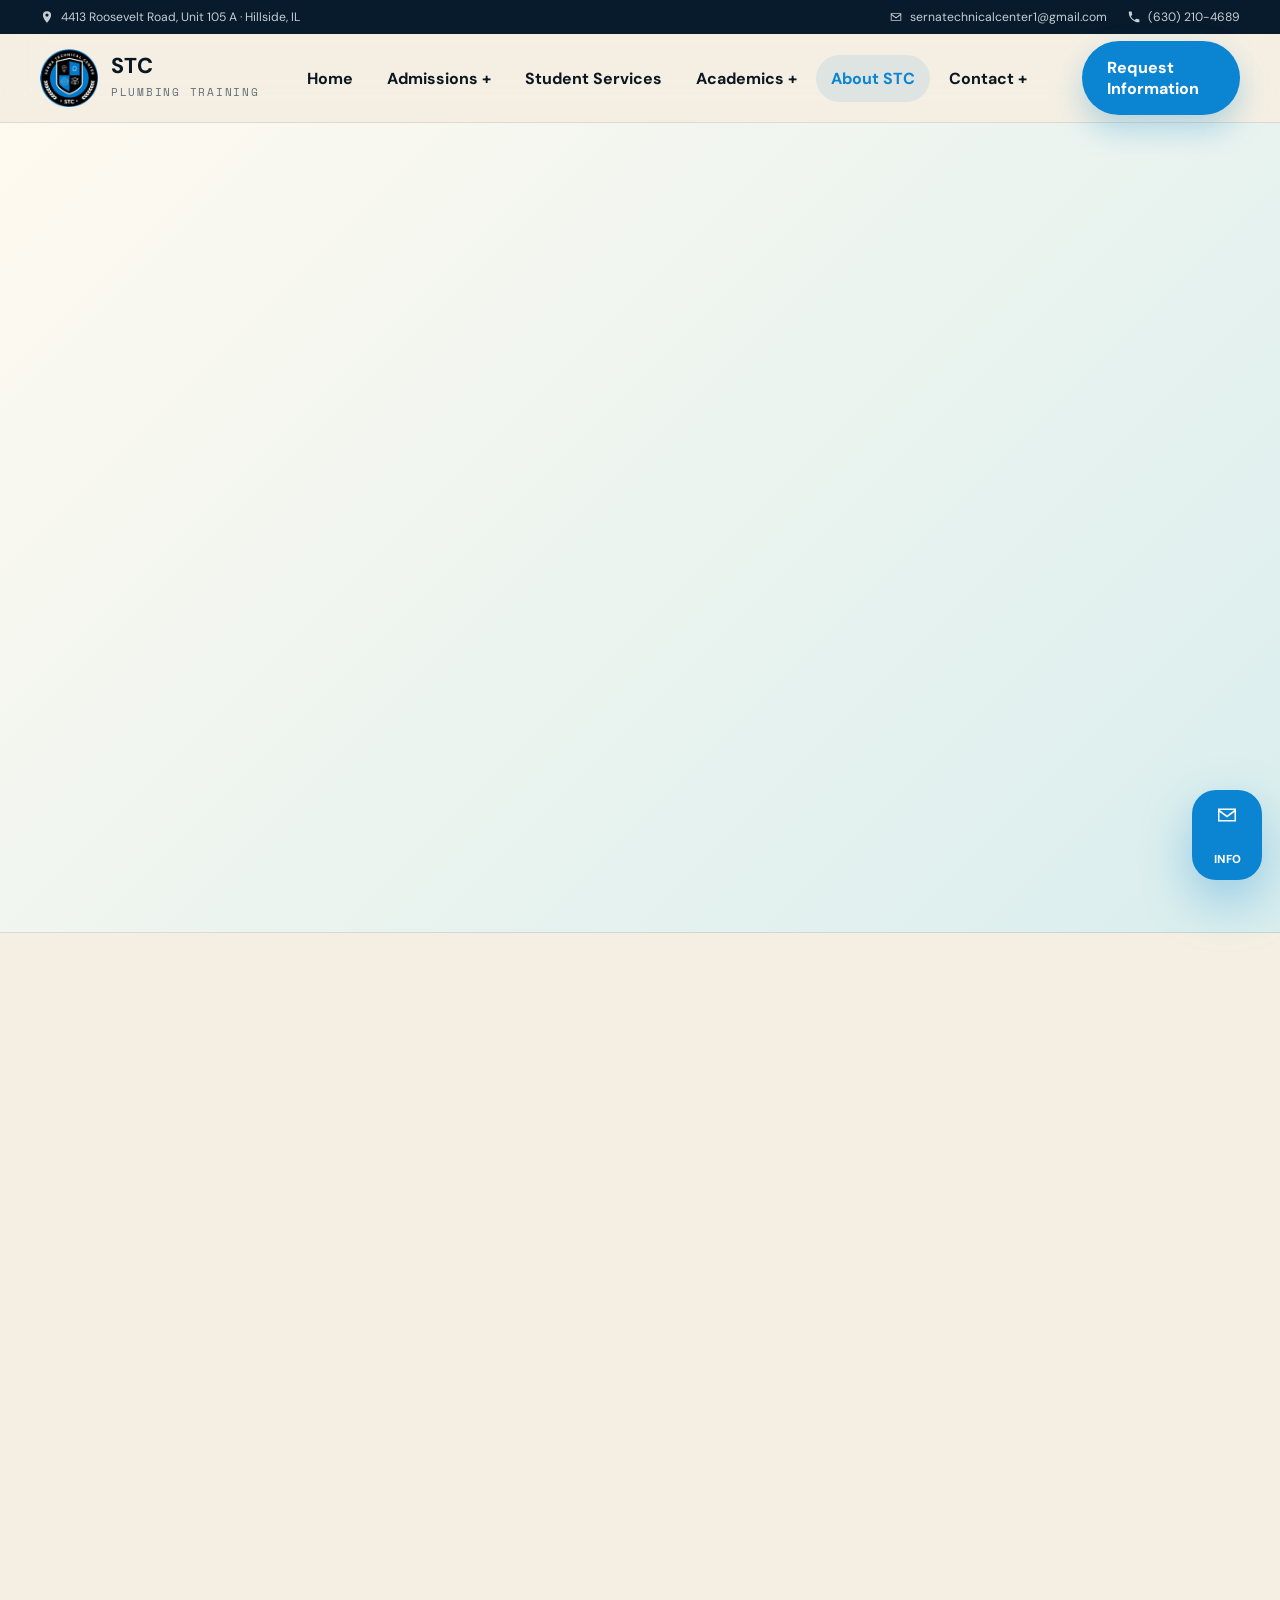
<file: plomeF/about.html>
<!DOCTYPE html>

<html lang="en">
<head>
<meta charset="utf-8"/>
<meta content="width=device-width,initial-scale=1" name="viewport"/>
<title>About STC | Serna Technical Center</title>
<link href="assets/images/stc-logo-compact.webp" rel="icon" type="image/webp"/>
<link href="css/styles.css" rel="stylesheet"/>
<link href="css/animations.css" rel="stylesheet"/><link href="css/performance.css" rel="stylesheet"/>
</head>
<body>
<div data-site-header=""></div>
<main>
<section class="subhero has-pipe-scene subpage-pipe-section subpage-pipe-left subpage-pipe-upper subpage-pipe-size-large">
<div class="container subhero-grid">
<div class="reveal"><span class="eyebrow">STC Plumbing Training</span>
<h1>Practical education designed for real careers.</h1>
<p class="lead">Serna Technical Center provides focused, hands-on training in a supportive
                        environment.</p>
</div>
<div class="tag-box reveal"><strong>About STC</strong>
<p>Plumbing training information for prospective and current students.</p>
</div>
<div class="subhero-pipe-stage" aria-hidden="true">
<div class="mini-pipe-cluster mini-pipe-cluster--hero">
<span class="mini-pipe mini-pipe--vert"></span>
<span class="mini-pipe mini-pipe--horiz"></span>
<span class="mini-pipe-elbow"></span>
<span class="mini-pipe-flange mini-pipe-flange--top"></span>
<span class="mini-pipe-flange mini-pipe-flange--bottom"></span>
<span class="mini-valve-neck"></span>
<span class="mini-valve-wheel"><i></i><i></i><i></i><i></i><b></b></span>
</div>
</div>
</div>
</section>
<section class="section section-cream has-pipe-scene subpage-pipe-section subpage-pipe-right subpage-pipe-lower subpage-pipe-size-small">
<div class="container content-grid">
<div class="section-side-pipe" aria-hidden="true">
<div class="mini-pipe-cluster mini-pipe-cluster--section">
<span class="mini-pipe mini-pipe--vert"></span>
<span class="mini-pipe mini-pipe--horiz"></span>
<span class="mini-pipe-elbow"></span>
<span class="mini-pipe-flange mini-pipe-flange--top"></span>
<span class="mini-pipe-flange mini-pipe-flange--bottom"></span>
<span class="mini-valve-neck"></span>
<span class="mini-valve-wheel"><i></i><i></i><i></i><i></i><b></b></span>
</div>
</div>
<aside class="side-nav reveal"><span class="eyebrow">On this page</span><a href="#1">Hands-on
                        learning</a><a href="#2">Industry focus</a><a href="#3">Experienced instruction</a><a href="#4">Supportive environment</a></aside>
<div class="article-stack">
<article class="article-card reveal">
<h3>Hands-on learning</h3>
<p>Training connects classroom instruction with guided practice.</p>
</article>
<article class="article-card reveal">
<h3>Industry focus</h3>
<p>Coursework is organized around skills used in residential and commercial plumbing.</p>
</article>
<article class="article-card reveal">
<h3>Experienced instruction</h3>
<p>Students learn through demonstrations, feedback, and practical application.</p>
</article>
<article class="article-card reveal">
<h3>Supportive environment</h3>
<p>The school aims to help students move from interest to training and from training to
                            opportunity.</p>
</article><a class="button button-primary" href="request-info.html">Request Information</a>
</div>
</div>
</section>
</main>
<div data-site-footer=""></div>
<script src="js/layout.js"></script>
<script src="js/animations.js"></script>
<script src="js/app.js"></script>
</body>
</html>
</file>
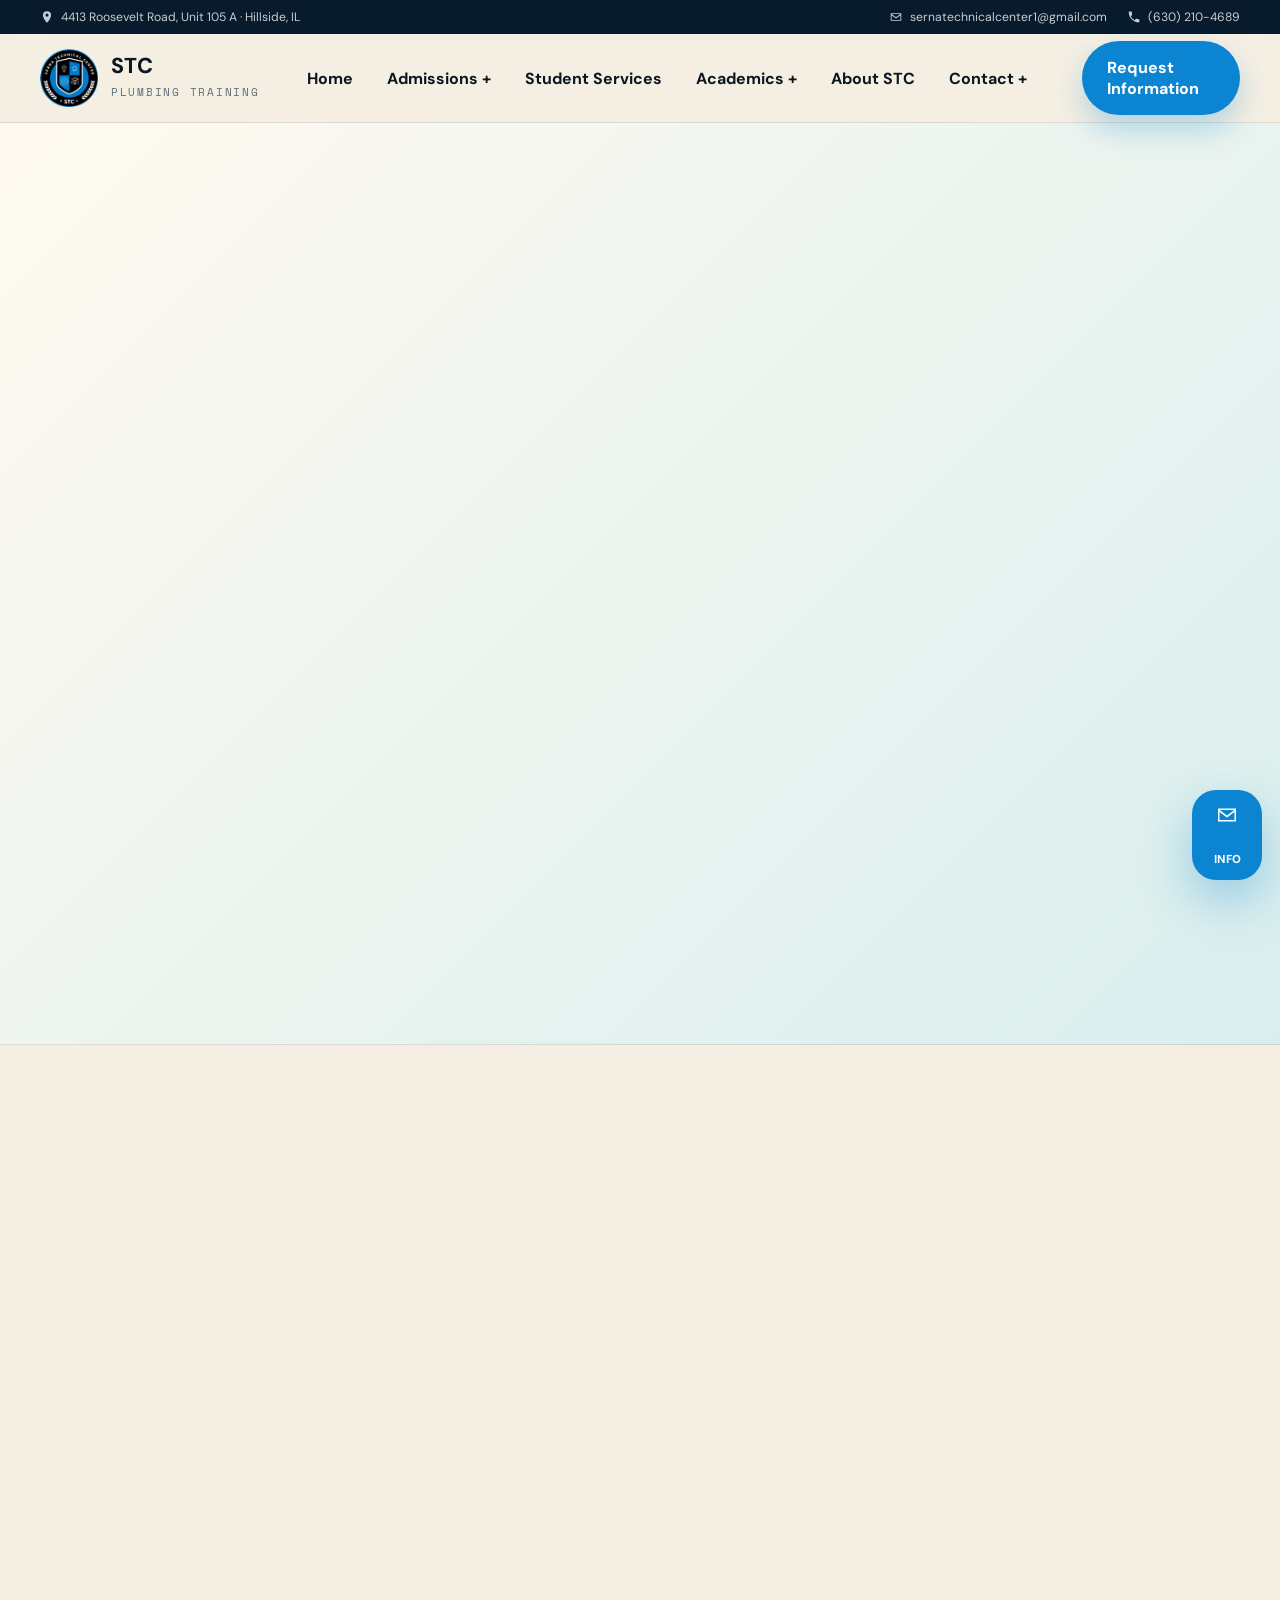
<file: plomeF/complaints.html>
<!DOCTYPE html>

<html lang="en">
<head>
<meta charset="utf-8"/>
<meta content="width=device-width,initial-scale=1" name="viewport"/>
<title>Complaints | Serna Technical Center</title>
<link href="assets/images/stc-logo-compact.webp" rel="icon" type="image/webp"/>
<link href="css/styles.css" rel="stylesheet"/>
<link href="css/animations.css" rel="stylesheet"/><link href="css/performance.css" rel="stylesheet"/>
</head>
<body>
<div data-site-header=""></div>
<main>
<section class="subhero has-pipe-scene subpage-pipe-section subpage-pipe-right subpage-pipe-lower subpage-pipe-size-medium">
<div class="container subhero-grid">
<div class="reveal"><span class="eyebrow">STC Plumbing Training</span>
<h1>A clear route for questions and formal concerns.</h1>
<p class="lead">Students are encouraged to communicate concerns directly with the school and review
                        the current complaint procedure.</p>
</div>
<div class="tag-box reveal"><strong>Complaints</strong>
<p>Plumbing training information for prospective and current students.</p>
</div>
<div class="subhero-pipe-stage" aria-hidden="true">
<div class="mini-pipe-cluster mini-pipe-cluster--hero">
<span class="mini-pipe mini-pipe--vert"></span>
<span class="mini-pipe mini-pipe--horiz"></span>
<span class="mini-pipe-elbow"></span>
<span class="mini-pipe-flange mini-pipe-flange--top"></span>
<span class="mini-pipe-flange mini-pipe-flange--bottom"></span>
<span class="mini-valve-neck"></span>
<span class="mini-valve-wheel"><i></i><i></i><i></i><i></i><b></b></span>
</div>
</div>
</div>
</section>
<section class="section section-cream has-pipe-scene subpage-pipe-section subpage-pipe-left subpage-pipe-upper subpage-pipe-size-large">
<div class="container content-grid">
<div class="section-side-pipe" aria-hidden="true">
<div class="mini-pipe-cluster mini-pipe-cluster--section">
<span class="mini-pipe mini-pipe--vert"></span>
<span class="mini-pipe mini-pipe--horiz"></span>
<span class="mini-pipe-elbow"></span>
<span class="mini-pipe-flange mini-pipe-flange--top"></span>
<span class="mini-pipe-flange mini-pipe-flange--bottom"></span>
<span class="mini-valve-neck"></span>
<span class="mini-valve-wheel"><i></i><i></i><i></i><i></i><b></b></span>
</div>
</div>
<aside class="side-nav reveal"><span class="eyebrow">On this page</span><a href="#1">Start with the
                        school</a><a href="#2">Keep records</a><a href="#3">Request the formal procedure</a><a href="#4">Follow published timelines</a></aside>
<div class="article-stack">
<article class="article-card reveal">
<h3>Start with the school</h3>
<p>Describe the issue clearly and provide relevant dates, documents, and requested resolution.
                        </p>
</article>
<article class="article-card reveal">
<h3>Keep records</h3>
<p>Save copies of emails, forms, and written responses.</p>
</article>
<article class="article-card reveal">
<h3>Request the formal procedure</h3>
<p>Ask the school for the current complaint policy and applicable external agency information.
                        </p>
</article>
<article class="article-card reveal">
<h3>Follow published timelines</h3>
<p>Submit concerns within any deadlines stated in the current catalog or policy.</p>
</article><a class="button button-primary" href="request-info.html">Request Information</a>
</div>
</div>
</section>
</main>
<div data-site-footer=""></div>
<script src="js/layout.js"></script>
<script src="js/animations.js"></script>
<script src="js/app.js"></script>
</body>
</html>
</file>
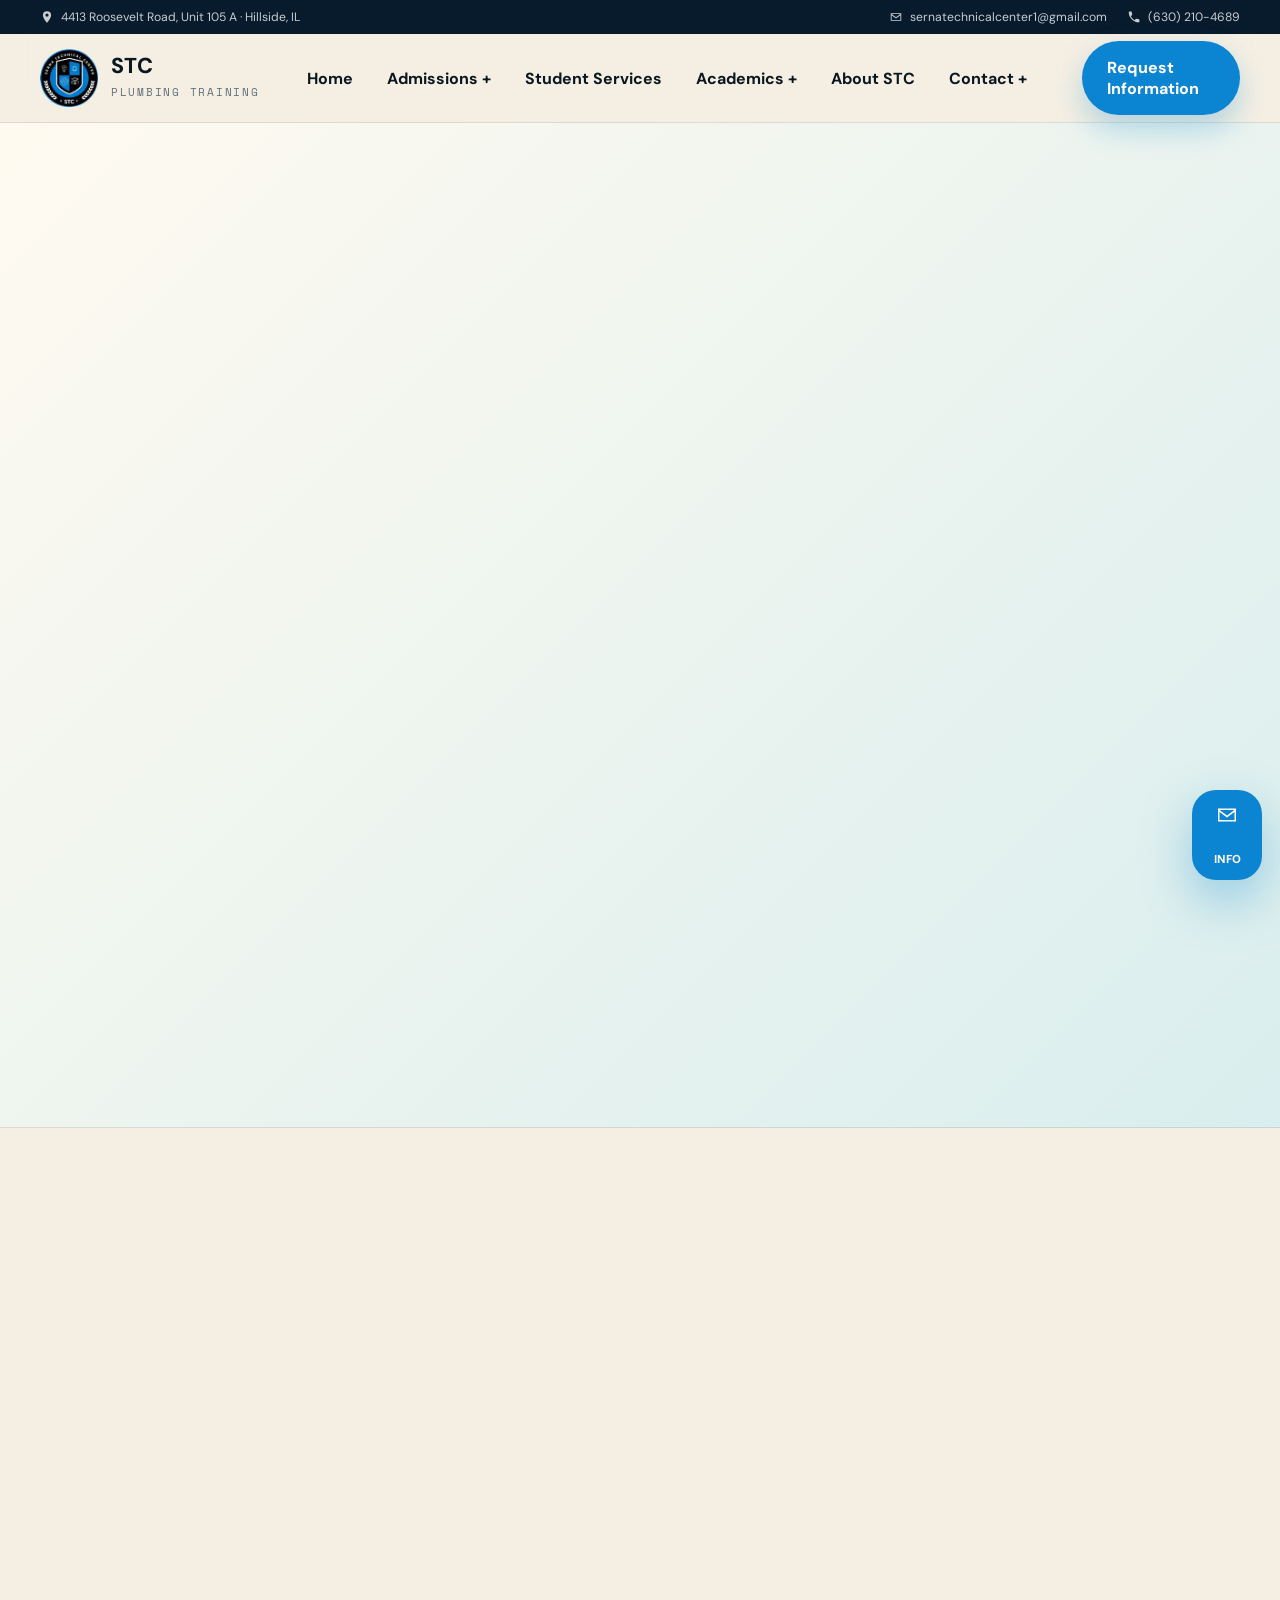
<file: plomeF/contact.html>
<!DOCTYPE html>

<html lang="en">
<head>
<meta charset="utf-8"/>
<meta content="width=device-width,initial-scale=1" name="viewport"/>
<title>Contact STC | Serna Technical Center</title>
<link href="assets/images/stc-logo-compact.webp" rel="icon" type="image/webp"/>
<link href="css/styles.css" rel="stylesheet"/>
<link href="css/animations.css" rel="stylesheet"/><link href="css/performance.css" rel="stylesheet"/>
</head>
<body>
<div data-site-header=""></div>
<main>
<section class="subhero has-pipe-scene subpage-pipe-section subpage-pipe-left subpage-pipe-upper subpage-pipe-size-large">
<div class="container subhero-grid">
<div class="reveal"><span class="eyebrow">Serna Technical Center</span>
<h1>Connect with the school and plan your next step.</h1>
<p class="lead">Call, email, or visit the Hillside campus for current program and admissions
                        information.</p>
</div>
<div class="tag-box reveal"><strong>Contact STC</strong>
<p>Program and admissions information for prospective and current students.</p>
</div>
<div class="subhero-pipe-stage" aria-hidden="true">
<div class="mini-pipe-cluster mini-pipe-cluster--hero">
<span class="mini-pipe mini-pipe--vert"></span>
<span class="mini-pipe mini-pipe--horiz"></span>
<span class="mini-pipe-elbow"></span>
<span class="mini-pipe-flange mini-pipe-flange--top"></span>
<span class="mini-pipe-flange mini-pipe-flange--bottom"></span>
<span class="mini-valve-neck"></span>
<span class="mini-valve-wheel"><i></i><i></i><i></i><i></i><b></b></span>
</div>
</div>
</div>
</section>
<section class="section section-cream contact-details-section">

<div class="container content-grid contact-content-grid">
<aside class="side-nav reveal"><span class="eyebrow">On this page</span><a href="#1">Campus</a><a href="#2">Primary phone</a><a href="#3">Additional phone</a><a href="#4">Email</a></aside>
<div class="contact-pipe-stage reveal" aria-hidden="true">
  <div class="industrial-pipe industrial-pipe--contact">
    <span class="metal-pipe metal-pipe--vertical"></span>
    <span class="pipe-flange pipe-flange--top"></span>
    <span class="pipe-flange pipe-flange--middle"></span>
    <span class="pipe-elbow pipe-elbow--contact"></span>
    <span class="metal-pipe metal-pipe--horizontal"></span>
    <span class="pipe-end-cap"></span>
    <span class="valve-neck"></span>
    <span class="valve-wheel">
      <i></i><i></i><i></i><i></i>
      <b></b>
    </span>
  </div>
</div>
<div class="article-stack contact-article-stack">
<article class="article-card reveal" id="1">
<h3>Campus</h3>
<p>4413 Roosevelt Road, Unit 105 A, Hillside, IL 60162</p>
</article>
<article class="article-card reveal" id="2">
<h3>Primary phone</h3>
<p>(630) 210-4689</p>
</article>
<article class="article-card reveal" id="3">
<h3>Additional phone</h3>
<p>(815) 545-2096</p>
</article>
<article class="article-card reveal" id="4">
<h3>Email</h3>
<p>sernatechnicalcenter1@gmail.com</p>
</article><a class="button button-primary" href="request-info.html">Request Information</a>
</div>
</div>
</section>
</main>
<div data-site-footer=""></div>
<script src="js/layout.js"></script>
<script src="js/animations.js"></script>
<script src="js/app.js"></script>
</body>
</html>
</file>
<file: css/styles.css>
@import url('https://fonts.googleapis.com/css2?family=DM+Sans:wght@400;500;600;700;800&family=Fraunces:opsz,wght@9..144,600;9..144,700;9..144,800&family=Space+Mono:wght@400;700&display=swap');

:root{
  --navy:#071b2d;
  --navy-2:#0b2e49;
  --blue:#0b84d2;
  --cyan:#2fc7d7;
  --aqua:#99e3df;
  --cream:#f5efe3;
  --paper:#fffaf0;
  --orange:#f2a11f;
  --coral:#e45a3d;
  --ink:#0b1720;
  --muted:#62707b;
  --line:rgba(7,27,45,.14);
  --shadow:0 24px 70px rgba(7,27,45,.18);
  --radius:30px;
  --container:min(1240px,calc(100% - 48px));
}
*{box-sizing:border-box}
html{scroll-behavior:smooth}
body{margin:0;font-family:'DM Sans',system-ui,sans-serif;color:var(--ink);background:var(--cream);overflow-x:hidden}
body.menu-open{overflow:hidden}
a{color:inherit;text-decoration:none}
img{max-width:100%;display:block}
button,input,select,textarea{font:inherit}
button{color:inherit}
.container{width:var(--container);margin-inline:auto}
.section{position:relative;padding:120px 0}
.section-paper{background:var(--paper)}
.section-navy{background:var(--navy);color:#fff}
.section-blue{background:linear-gradient(135deg,var(--navy-2),#0e5b76);color:#fff}
.section-cream{background:var(--cream)}
.section-orange{background:var(--orange)}
.eyebrow{display:inline-flex;align-items:center;gap:10px;font:700 .76rem/1 'Space Mono',monospace;letter-spacing:.14em;text-transform:uppercase;color:var(--blue)}
.eyebrow::before{content:'';width:28px;height:2px;background:currentColor}
.eyebrow.light{color:var(--aqua)}
h1,h2,h3,p{margin-top:0}
h1,h2{font-family:'Fraunces',Georgia,serif;letter-spacing:-.045em}
h1{font-size:clamp(4.3rem,8vw,8.6rem);line-height:.84;margin-bottom:30px}
h2{font-size:clamp(2.8rem,5vw,5.6rem);line-height:.92;margin-bottom:24px}
h3{font-size:1.25rem;margin-bottom:12px}
p{color:var(--muted);line-height:1.75}
.section-navy p,.section-blue p{color:rgba(255,255,255,.72)}
.lead{font-size:1.13rem;max-width:720px}
.button{display:inline-flex;align-items:center;justify-content:center;gap:12px;padding:15px 24px;border-radius:999px;font-weight:800;border:1px solid transparent;transition:.3s ease;cursor:pointer}
.button:hover{transform:translateY(-3px)}
.button-primary{background:var(--blue);color:#fff;box-shadow:0 14px 30px rgba(11,132,210,.28)}
.button-primary:hover{background:#0874b9}
.button-dark{background:var(--navy);color:#fff}
.button-outline{border-color:rgba(7,27,45,.3);background:rgba(255,255,255,.35)}
.button-outline.light{border-color:rgba(255,255,255,.35);color:#fff;background:rgba(255,255,255,.04)}
.button-orange{background:var(--orange);color:var(--navy)}
.text-link{font-weight:800;display:inline-flex;gap:10px;align-items:center}
.text-link span{transition:transform .3s}.text-link:hover span{transform:translate(4px,-4px)}

.scroll-progress{position:fixed;inset:0 0 auto 0;height:3px;z-index:1000;background:transparent}.scroll-progress span{display:block;height:100%;width:0;background:linear-gradient(90deg,var(--orange),var(--cyan),var(--blue))}
.site-header{position:sticky;top:0;z-index:100;background:rgba(245,239,227,.88);backdrop-filter:blur(20px);border-bottom:1px solid rgba(7,27,45,.1);transition:.3s}
.site-header.is-scrolled{box-shadow:0 15px 40px rgba(7,27,45,.12)}
.utility{background:var(--navy);color:rgba(255,255,255,.78);font-size:.76rem}
.utility-inner{display:flex;justify-content:space-between;align-items:center;min-height:34px;gap:20px}.utility a{display:flex;align-items:center;gap:7px}.utility svg{width:14px;height:14px}
.nav-wrap{min-height:88px;display:flex;align-items:center;gap:32px}
.brand{display:flex;align-items:center;gap:13px;flex:0 0 auto}.brand img{width:58px;height:58px;object-fit:contain}.brand strong{display:block;font:800 1.35rem/1 'DM Sans',sans-serif}.brand small{display:block;font:.68rem/1.4 'Space Mono',monospace;letter-spacing:.16em;color:var(--muted);margin-top:7px}
.main-nav{display:flex;align-items:center;gap:4px;margin-left:auto}.nav-link,.dropdown-toggle{border:0;background:transparent;padding:13px 15px;border-radius:999px;font-weight:700;cursor:pointer;white-space:nowrap}.nav-link:hover,.dropdown-toggle:hover,.nav-link.is-active{background:rgba(11,132,210,.1);color:var(--blue)}
.nav-dropdown{position:relative}.dropdown-panel{position:absolute;top:calc(100% + 12px);left:0;width:260px;padding:12px;background:var(--paper);border-radius:20px;box-shadow:var(--shadow);border:1px solid var(--line);opacity:0;visibility:hidden;transform:translateY(10px);transition:.25s}.nav-dropdown:hover .dropdown-panel,.nav-dropdown:focus-within .dropdown-panel{opacity:1;visibility:visible;transform:none}.dropdown-panel a{display:block;padding:12px 14px;border-radius:12px;font-weight:600}.dropdown-panel a:hover{background:rgba(11,132,210,.09);color:var(--blue)}
.nav-cta{margin-left:8px}.menu-toggle{display:none;width:48px;height:48px;border-radius:50%;border:1px solid var(--line);background:var(--paper);place-items:center;cursor:pointer}.menu-toggle span{display:block;width:20px;height:2px;background:var(--navy);margin:3px}

.hero{position:relative;min-height:790px;overflow:hidden;background:radial-gradient(circle at 78% 28%,rgba(47,199,215,.22),transparent 28%),linear-gradient(120deg,var(--paper) 0 54%,#d8eeee 54% 68%,var(--navy-2) 68% 100%)}
.hero::before{content:'PLUMBING';position:absolute;left:-16px;bottom:-70px;font:800 clamp(8rem,18vw,18rem)/1 'Fraunces',serif;color:rgba(7,27,45,.035);white-space:nowrap;pointer-events:none}
.hero-grid{position:relative;display:grid;grid-template-columns:minmax(0,1.1fr) minmax(440px,.9fr);gap:40px;align-items:center;min-height:790px;padding:72px 0 92px}
.hero-copy{position:relative;z-index:4;max-width:760px}.hero h1 span{display:block;color:var(--blue)}.hero h1 em{font-style:normal;color:var(--coral)}.hero-copy>p{font-size:1.14rem;max-width:620px}.hero-actions{display:flex;gap:14px;flex-wrap:wrap;margin:34px 0 42px}
.hero-meta{display:grid;grid-template-columns:repeat(3,1fr);max-width:690px;border-top:1px solid var(--line)}.hero-meta div{padding:22px 18px 0 0}.hero-meta strong{display:block;font:800 1.42rem/1 'Fraunces',serif;color:var(--navy)}.hero-meta span{font-size:.78rem;color:var(--muted)}
.hero-visual{position:relative;min-height:610px;display:grid;place-items:center;perspective:1500px}.hero-photo{position:absolute;inset:7% -15% 7% 12%;overflow:hidden;border-radius:48% 48% 24px 24px/42% 42% 24px 24px;box-shadow:var(--shadow);transform:rotate(2deg)}.hero-photo img{width:100%;height:100%;object-fit:cover}.hero-photo::after{content:'';position:absolute;inset:0;background:linear-gradient(180deg,transparent 45%,rgba(7,27,45,.45))}
.hero-label{position:absolute;left:0;bottom:58px;z-index:8;background:var(--orange);padding:18px 22px;border-radius:18px;box-shadow:var(--shadow);font-weight:800;transform:rotate(-4deg)}
.hero-star{position:absolute;z-index:7;color:var(--orange);font-size:3rem;animation:twinkle 2.4s ease-in-out infinite}.hero-star.s1{top:7%;left:7%}.hero-star.s2{right:2%;bottom:14%;animation-delay:.8s}

.marquee{overflow:hidden;background:var(--navy);color:#fff;border-top:1px solid rgba(255,255,255,.1);border-bottom:1px solid rgba(255,255,255,.1)}.marquee-track{display:flex;gap:32px;width:max-content;padding:17px 0;animation:marquee 28s linear infinite}.marquee span{display:flex;align-items:center;gap:32px;font:700 .82rem/1 'Space Mono',monospace;letter-spacing:.12em}.marquee span::after{content:'✦';color:var(--orange)}

.editorial-grid{display:grid;grid-template-columns:.84fr 1.16fr;gap:80px;align-items:start}.sticky-heading{position:sticky;top:160px}.section-number{font:700 .8rem 'Space Mono',monospace;color:var(--coral);letter-spacing:.15em}.editorial-cards{display:grid;gap:24px}.editorial-card{display:grid;grid-template-columns:110px 1fr;gap:24px;padding:28px;border:1px solid var(--line);background:rgba(255,255,255,.56);border-radius:26px;transition:.35s;position:relative;overflow:hidden}.editorial-card:hover{transform:translateY(-6px);box-shadow:var(--shadow);background:#fff}.editorial-card .num{font:800 4rem/1 'Fraunces',serif;color:rgba(11,132,210,.18)}.editorial-card h3{font-size:1.4rem}.editorial-card p{margin-bottom:0}

.program-layout{display:grid;grid-template-columns:1.05fr .95fr;gap:70px;align-items:center}.program-image{position:relative;min-height:670px;border-radius:var(--radius);overflow:hidden;box-shadow:var(--shadow)}.program-image img{position:absolute;inset:0;width:100%;height:100%;object-fit:cover}.program-image::after{content:'';position:absolute;inset:0;background:linear-gradient(180deg,transparent 45%,rgba(7,27,45,.72))}.program-stamp{position:absolute;right:28px;bottom:28px;z-index:2;width:150px;height:150px;border-radius:50%;background:var(--orange);display:grid;place-items:center;text-align:center;font:700 .78rem/1.5 'Space Mono',monospace;transform:rotate(9deg)}
.curriculum{display:grid;gap:10px;margin-top:34px}.curriculum-item{display:grid;grid-template-columns:56px 1fr;gap:16px;padding:16px 0;border-bottom:1px solid rgba(255,255,255,.16);transition:.25s}.curriculum-item:hover{padding-left:10px}.curriculum-item span{font:700 .8rem 'Space Mono',monospace;color:var(--orange)}.curriculum-item strong{display:block;margin-bottom:5px}.curriculum-item small{color:rgba(255,255,255,.6);line-height:1.5}

.feature-wall{display:grid;grid-template-columns:repeat(4,1fr);border:1px solid var(--line);border-radius:var(--radius);overflow:hidden}.feature{min-height:330px;padding:30px;border-right:1px solid var(--line);background:rgba(255,255,255,.5);position:relative;overflow:hidden}.feature:last-child{border-right:0}.feature .index{font:700 .76rem 'Space Mono',monospace;color:var(--coral)}.feature h3{margin-top:150px;font-size:1.25rem}.feature p{font-size:.9rem}.feature::before{content:'';position:absolute;width:120px;height:120px;border-radius:50%;top:42px;left:30px;background:radial-gradient(circle at 30% 25%,#fff,#73cdd1 38%,#0b5c7a 72%);box-shadow:0 18px 40px rgba(7,27,45,.2)}
.feature:nth-child(2)::before{border-radius:25px;transform:rotate(20deg);background:linear-gradient(145deg,#f8cf79,#d8792f 50%,#6d2d1e)}.feature:nth-child(3)::before{background:conic-gradient(from 20deg,#dbeeed,#1a809d,#f1a41d,#dbeeed);box-shadow:inset 0 0 0 22px rgba(7,27,45,.78),0 18px 40px rgba(7,27,45,.2)}.feature:nth-child(4)::before{border-radius:20px 50px 20px 50px;background:linear-gradient(145deg,#d9e6e8,#596f7b 45%,#152732)}

.process{position:relative}.process-line{position:absolute;top:64px;left:7%;right:7%;height:18px;border-radius:999px;background:linear-gradient(180deg,#d9e7e8,#5b7780 48%,#173544 52%,#98b8ba);box-shadow:inset 0 4px 7px rgba(255,255,255,.6),0 12px 20px rgba(7,27,45,.12)}.process-grid{position:relative;display:grid;grid-template-columns:repeat(4,1fr);gap:22px}.process-card{text-align:center}.process-node{width:112px;height:112px;border-radius:50%;display:grid;place-items:center;margin:0 auto 22px;background:radial-gradient(circle at 34% 28%,#fff,#a1d9d5 38%,#17617f 42%,#071b2d 72%);border:8px solid var(--cream);color:var(--orange);font:800 1.5rem 'Space Mono',monospace;box-shadow:0 18px 38px rgba(7,27,45,.18)}

.tuition-grid{display:grid;grid-template-columns:1fr 1fr;gap:28px}.tuition-card{padding:42px;border-radius:var(--radius);background:var(--navy);color:#fff;position:relative;overflow:hidden}.tuition-card.orange{background:var(--orange);color:var(--navy)}.tuition-card::after{content:'';position:absolute;width:340px;height:340px;border-radius:50%;right:-120px;top:-150px;background:radial-gradient(circle,rgba(47,199,215,.35),transparent 68%)}.price{font:800 clamp(4.2rem,8vw,7rem)/.9 'Fraunces',serif;color:var(--orange)}.tuition-card.orange .price{color:var(--navy)}.fee-row{display:grid;grid-template-columns:repeat(3,1fr);gap:12px;margin-top:28px}.fee{padding:18px;border-radius:18px;background:rgba(255,255,255,.08);border:1px solid rgba(255,255,255,.13)}.orange .fee{background:rgba(7,27,45,.08);border-color:rgba(7,27,45,.12)}.fee strong{display:block;font-size:1.2rem}.fee span{font-size:.78rem;opacity:.7}

.support-grid{display:grid;grid-template-columns:1.1fr .9fr;gap:30px}.support-card{padding:42px;border-radius:var(--radius);background:var(--paper);border:1px solid var(--line);min-height:420px;position:relative;overflow:hidden}.support-card.dark{background:var(--navy);color:#fff}.support-card ul{list-style:none;padding:0;margin:26px 0 0;display:grid;gap:12px}.support-card li{display:flex;gap:10px;align-items:center}.support-card li::before{content:'✦';color:var(--orange)}

.faq-grid{display:grid;grid-template-columns:1fr 1fr;gap:60px}.faq-list{display:grid;gap:12px}.faq-item{border-bottom:1px solid var(--line)}.faq-q{width:100%;display:flex;justify-content:space-between;gap:20px;text-align:left;border:0;background:transparent;padding:20px 0;font-weight:800;cursor:pointer}.faq-a{max-height:0;overflow:hidden;transition:max-height .4s}.faq-item.open .faq-a{max-height:180px}.contact-panel{padding:42px;border-radius:var(--radius);background:linear-gradient(145deg,var(--navy-2),var(--navy));color:#fff}.contact-list{display:grid;gap:16px;margin:28px 0}.contact-list a{display:flex;gap:12px;align-items:center}.contact-list svg{width:22px;height:22px;color:var(--cyan)}

.final-cta{padding:82px 0;background:var(--coral);color:#fff}.final-cta-grid{display:flex;align-items:center;justify-content:space-between;gap:40px}.final-cta h2{max-width:820px;margin-bottom:0}.final-cta .button{flex:0 0 auto}
.site-footer{background:var(--navy);color:#fff;padding:72px 0 20px}.footer-grid{display:grid;grid-template-columns:1.35fr .7fr .7fr 1fr;gap:44px}.site-footer .brand small,.site-footer p{color:rgba(255,255,255,.6)}.site-footer h3{font-size:.9rem;text-transform:uppercase;letter-spacing:.12em;color:var(--aqua)}.site-footer>*>div>a,.site-footer .footer-col a{display:block;color:rgba(255,255,255,.7);margin:10px 0;font-size:.9rem}.socials{display:flex;gap:10px;margin-top:24px}.socials a{width:42px;height:42px;border:1px solid rgba(255,255,255,.18);border-radius:50%;display:grid!important;place-items:center;margin:0!important}.socials svg{width:19px;height:19px}.footer-bottom{display:flex;justify-content:space-between;gap:20px;padding-top:28px;margin-top:44px;border-top:1px solid rgba(255,255,255,.12);color:rgba(255,255,255,.5);font-size:.78rem}

.info-fab{position:fixed;right:18px;bottom:20px;z-index:80;width:70px;height:90px;border-radius:24px;background:var(--blue);color:#fff;display:grid;place-items:center;text-align:center;font-weight:800;font-size:.72rem;box-shadow:0 20px 50px rgba(11,132,210,.35);transition:.3s}.info-fab:hover{transform:translateY(-6px) rotate(-2deg)}.info-fab svg{width:24px;height:24px;margin:auto}

.subhero{padding:100px 0 74px;background:linear-gradient(135deg,var(--paper),#d9eeee);border-bottom:1px solid var(--line)}.subhero-grid{display:grid;grid-template-columns:1fr .7fr;gap:50px;align-items:end}.subhero h1{font-size:clamp(3.7rem,7vw,7rem);margin-bottom:16px}.subhero .tag-box{background:var(--navy);color:#fff;padding:28px;border-radius:26px}.content-grid{display:grid;grid-template-columns:.72fr 1.28fr;gap:64px}.side-nav{position:sticky;top:140px;align-self:start;padding:26px;border-radius:22px;background:var(--paper);border:1px solid var(--line)}.side-nav a{display:block;padding:11px 0;border-bottom:1px solid var(--line);font-weight:700}.article-stack{display:grid;gap:22px}.article-card{padding:32px;border-radius:24px;background:var(--paper);border:1px solid var(--line)}.form-card{padding:36px;border-radius:var(--radius);background:var(--paper);box-shadow:var(--shadow);border:1px solid var(--line)}.form-grid{display:grid;grid-template-columns:1fr 1fr;gap:18px}.field{display:grid;gap:8px}.field.full{grid-column:1/-1}.field label{font-weight:700}.field input,.field select,.field textarea{width:100%;padding:14px 16px;border:1px solid var(--line);border-radius:14px;background:#fff}.field textarea{min-height:130px;resize:vertical}

.reveal{opacity:0;transform:translateY(28px);transition:opacity .8s ease,transform .8s cubic-bezier(.2,.8,.2,1)}.reveal.visible{opacity:1;transform:none}
@keyframes marquee{to{transform:translateX(-50%)}}
@keyframes twinkle{50%{transform:scale(.72) rotate(25deg);opacity:.55}}

@media(max-width:1100px){
  .main-nav{position:fixed;inset:0 0 0 auto;width:min(380px,92vw);height:100dvh;background:var(--paper);padding:110px 28px 30px;display:block;transform:translateX(105%);transition:.35s;box-shadow:-25px 0 60px rgba(7,27,45,.2);overflow:auto}.main-nav.open{transform:none}.main-nav .nav-link,.dropdown-toggle{display:flex;width:100%;justify-content:space-between;padding:15px 12px}.dropdown-panel{position:static;width:auto;box-shadow:none;border:0;background:rgba(11,132,210,.06);display:none;opacity:1;visibility:visible;transform:none;margin:0 0 8px}.nav-dropdown.open .dropdown-panel{display:block}.menu-toggle{display:grid;margin-left:auto;z-index:2}.nav-cta{display:none}.hero-grid{grid-template-columns:1fr .82fr}.feature-wall{grid-template-columns:repeat(2,1fr)}.feature:nth-child(2){border-right:0}.feature:nth-child(-n+2){border-bottom:1px solid var(--line)}
}
@media(max-width:820px){
  :root{--container:min(100% - 28px,720px)}.utility{display:none}.nav-wrap{min-height:76px}.brand img{width:48px;height:48px}.brand small{font-size:.58rem}.section{padding:82px 0}.hero{background:linear-gradient(160deg,var(--paper) 0 60%,#d8eeee 60%)}.hero-grid{display:block;min-height:auto;padding:70px 0}.hero-copy{max-width:none}.hero h1{font-size:clamp(4rem,17vw,6.2rem)}.hero-visual{min-height:520px;margin-top:36px}.hero-photo{inset:7% -28px 0 4%;border-radius:42% 42% 24px 24px}.hero-meta{grid-template-columns:1fr}.hero-meta div{border-bottom:1px solid var(--line);padding:16px 0}.editorial-grid,.program-layout,.tuition-grid,.support-grid,.faq-grid,.subhero-grid,.content-grid{grid-template-columns:1fr}.sticky-heading,.side-nav{position:static}.editorial-card{grid-template-columns:70px 1fr}.feature-wall{display:block}.feature{border-right:0;border-bottom:1px solid var(--line);min-height:280px}.feature:last-child{border-bottom:0}.program-image{min-height:520px}.process-line{display:none}.process-grid{grid-template-columns:1fr 1fr}.fee-row{grid-template-columns:1fr}.final-cta-grid{display:block}.final-cta .button{margin-top:28px}.footer-grid{grid-template-columns:1fr 1fr}.form-grid{grid-template-columns:1fr}.field.full{grid-column:auto}
}
@media(max-width:520px){
  h1{font-size:3.7rem}.section{padding:70px 0}.hero-actions{display:grid}.hero-actions .button{width:100%}.hero-visual{min-height:430px}.hero-label{font-size:.76rem;left:2px;bottom:26px}.process-grid,.footer-grid{grid-template-columns:1fr}.process-card{display:grid;grid-template-columns:92px 1fr;gap:16px;text-align:left;align-items:center}.process-node{width:82px;height:82px;margin:0}.final-cta h2{font-size:2.8rem}.footer-bottom{display:block}.info-fab{width:58px;height:72px;border-radius:19px}.subhero{padding:70px 0 54px}.article-card,.form-card{padding:24px}
}


/* FINAL PROGRAM-CONTENT CORRECTIONS */
.feature::before{display:none!important}
.feature h3{margin-top:24px}
.feature-icon{position:relative;width:120px;height:120px;margin-top:22px;border-radius:30px;display:grid;place-items:center;overflow:hidden;box-shadow:0 20px 42px rgba(7,27,45,.18),inset 0 1px 0 rgba(255,255,255,.72);transform:rotate(-3deg)}
.feature-icon::before{content:"";position:absolute;inset:0;background:radial-gradient(circle at 26% 18%,rgba(255,255,255,.9),transparent 34%)}
.feature-icon svg{position:relative;z-index:2;width:68px;height:68px;fill:none;stroke:currentColor;stroke-width:3.3;stroke-linecap:round;stroke-linejoin:round}
.feature-icon--blue{color:#fff;background:linear-gradient(145deg,#7be1e2,#0a6686)}
.feature-icon--orange{color:#fff;background:linear-gradient(145deg,#f8b14a,#b84f1e);transform:rotate(6deg)}
.feature-icon--navy{color:#fff;background:linear-gradient(145deg,#334d58,#071b2d);border-radius:50%;transform:none}
.feature-icon--steel{color:#fff;background:linear-gradient(145deg,#b8cbd5,#263e4d);transform:rotate(2deg)}
.feature-icon-number{position:absolute;z-index:3;right:12px;bottom:8px;display:grid;place-items:center;width:35px;height:35px;border-radius:50%;font:800 1rem/1 'DM Sans',sans-serif;color:var(--navy);background:var(--orange);box-shadow:0 7px 18px rgba(0,0,0,.22)}

.section-blue .support-card.light{color:var(--ink);background:var(--paper)}
.section-blue .support-card.light h2,.section-blue .support-card.light h3,.section-blue .support-card.light li{color:var(--ink)}
.section-blue .support-card.light p{color:var(--muted)}
.section-blue .support-card.light .eyebrow{color:var(--blue)}

.tuition-title{font-size:clamp(2.4rem,4vw,3.3rem)!important}
.scholarship-note{display:inline-flex;margin:2px 0 20px;padding:9px 14px;border:1px solid rgba(7,27,45,.14);border-radius:999px;font-weight:800;background:rgba(255,255,255,.28)}
.tuition-dark-copy{color:rgba(7,27,45,.74)!important}
.tuition-card.orange .button{margin-top:28px}

@media(max-width:820px){
  .feature-icon{width:104px;height:104px}
  .feature-icon svg{width:58px;height:58px}
}
</file>
<file: css/animations.css>
/* Lightweight interaction layer. Continuous decorative pipe animations were removed. */

[data-tilt] {
  transform: perspective(900px) rotateX(var(--rx, 0deg)) rotateY(var(--ry, 0deg));
  transition: transform .18s ease, box-shadow .24s ease;
}

@media (hover: hover) and (pointer: fine) {
  [data-tilt]:hover {
    box-shadow: 0 22px 48px rgba(7, 27, 45, .13);
  }
}

@media (prefers-reduced-motion: reduce) {
  *, *::before, *::after {
    animation-duration: .01ms !important;
    animation-iteration-count: 1 !important;
    transition-duration: .01ms !important;
    scroll-behavior: auto !important;
  }

  .reveal {
    opacity: 1;
    transform: none;
  }
}
</file>
<file: css/performance.css>
/*
  SERNA TECHNICAL CENTER — LIGHTWEIGHT LAYOUT
  Removes the oversized 3D pipe lanes and keeps the site polished,
  responsive, and substantially lighter to render.
*/

:root {
  --section-space: clamp(68px, 7vw, 104px);
}

html {
  scroll-behavior: smooth;
}

body {
  overflow-x: hidden;
}

/* Render distant sections only when they approach the viewport. */
main > section:not(.hero) {
  content-visibility: auto;
  contain-intrinsic-size: 760px;
}

.section {
  padding-block: var(--section-space);
}

/* Decorative motion is intentionally restrained. */
.hero-star,
.stc-coin-embed::before,
.marquee-track {
  animation: none !important;
}

.marquee {
  overflow: hidden;
}

.marquee-track {
  width: 100%;
  justify-content: center;
  flex-wrap: wrap;
  row-gap: 10px;
  transform: none !important;
  padding-inline: 24px;
}

/* Keep the single homepage 3D logo modest instead of dominating the hero. */
.stc-coin-embed {
  width: clamp(250px, 27vw, 430px) !important;
  filter: drop-shadow(0 20px 24px rgba(5, 30, 48, 0.18)) !important;
}

.stc-coin-embed::before {
  opacity: .55 !important;
  transform: none !important;
}

/* The admissions steps from the supplied screenshot: smaller cards,
   no pipe model, and correct text width beside each number. */
.pipe-section-5 .container > .reveal:first-child {
  max-width: 760px;
  margin-bottom: 34px !important;
}

.pipe-section-5 .process-line {
  display: none;
}

.pipe-section-5 .process-grid {
  max-width: 980px;
  grid-template-columns: repeat(2, minmax(0, 1fr));
  gap: 18px;
}

.pipe-section-5 .process-card {
  display: grid;
  grid-template-columns: 74px minmax(0, 1fr);
  grid-template-areas:
    "node title"
    "node copy";
  column-gap: 18px;
  row-gap: 7px;
  min-height: 142px;
  align-items: center;
  padding: 22px 24px;
  text-align: left;
  border: 1px solid var(--line);
  border-radius: 22px;
  background: rgba(255, 252, 247, .94);
  box-shadow: 0 12px 30px rgba(7, 27, 45, .075);
}

.pipe-section-5 .process-node {
  grid-area: node;
  width: 70px;
  height: 70px;
  margin: 0;
  border-width: 5px;
  font-size: 1.05rem;
  box-shadow: 0 12px 24px rgba(7, 27, 45, .14);
}

.pipe-section-5 .process-card h3 {
  grid-area: title;
  margin: 0;
  font-size: clamp(1.22rem, 2vw, 1.48rem);
}

.pipe-section-5 .process-card p {
  grid-area: copy;
  max-width: 42ch;
  margin: 0;
  line-height: 1.55;
}

/* Subpages return to a normal reading width after removing the pipe lane. */
.subhero {
  min-height: auto;
  padding-block: clamp(76px, 8vw, 104px) clamp(58px, 6vw, 78px);
}

.subhero-grid {
  grid-template-columns: minmax(0, 1.15fr) minmax(260px, .62fr);
  gap: clamp(28px, 4vw, 52px);
}

.subhero h1 {
  font-size: clamp(3.2rem, 6.5vw, 6.2rem);
}

.content-grid {
  grid-template-columns: minmax(220px, .66fr) minmax(0, 1.34fr);
  gap: clamp(30px, 5vw, 64px);
}

.article-card,
.form-card,
.side-nav {
  box-shadow: 0 12px 30px rgba(7, 27, 45, .07);
}

/* Avoid expensive backdrop filters that are no longer needed without pipes. */
.subhero .tag-box,
.article-card,
.form-card,
.side-nav {
  backdrop-filter: none !important;
}

/* A restrained hover remains on capable desktop devices only. */
@media (hover: hover) and (pointer: fine) {
  .process-card,
  .article-card,
  .editorial-card,
  .feature,
  .support-card,
  .tuition-card {
    transition: transform .22s ease, box-shadow .22s ease;
  }

  .process-card:hover {
    transform: translateY(-3px);
    box-shadow: 0 16px 34px rgba(7, 27, 45, .10);
  }
}

@media (max-width: 900px) {
  .stc-coin-embed {
    width: min(72vw, 380px) !important;
  }

  .subhero-grid,
  .content-grid {
    grid-template-columns: 1fr;
  }

  .side-nav {
    position: static;
  }
}

@media (max-width: 680px) {
  :root {
    --section-space: 66px;
  }

  main > section:not(.hero) {
    contain-intrinsic-size: 620px;
  }

  .pipe-section-5 .process-grid {
    grid-template-columns: 1fr;
  }

  .pipe-section-5 .process-card {
    grid-template-columns: 64px minmax(0, 1fr);
    min-height: 124px;
    padding: 18px;
  }

  .pipe-section-5 .process-node {
    width: 60px;
    height: 60px;
  }

  .marquee-track span:nth-child(n+6) {
    display: none;
  }
}

@media (prefers-reduced-motion: reduce) {
  html {
    scroll-behavior: auto;
  }

  .reveal {
    opacity: 1 !important;
    transform: none !important;
    transition: none !important;
  }
}

/* 2026 pricing corrections and restrained decorative pipe details */
.tuition-heading {
  max-width: 850px;
  margin-bottom: 38px;
}

.registration-line {
  position: relative;
  z-index: 1;
  display: flex;
  align-items: baseline;
  gap: 12px;
  flex-wrap: wrap;
  margin-top: 18px;
  padding-top: 18px;
  border-top: 1px solid rgba(255,255,255,.18);
}

.registration-line strong {
  font-size: 1.55rem;
}

.registration-line span {
  font-size: .82rem;
  opacity: .72;
}

.tuition-card.orange .registration-line {
  border-top-color: rgba(7,27,45,.15);
}

.tuition-details-section,
.contact-details-section {
  position: relative;
  overflow: hidden;
  isolation: isolate;
}

.container{
    width: 100%;
    max-width: 1200px;
    margin: 0 auto;
}

.program-price-grid {
    position: relative;
    z-index: 2;
    display: grid;
    grid-template-columns: 1fr;
    justify-items: center;
    gap: 28px;
}

.program-price-card {
  min-height: 650px;
  padding: clamp(30px, 4vw, 48px);
  border-radius: 30px;
  background: linear-gradient(155deg, #0b3858, #05253c 72%);
  color: #fff;
  box-shadow: 0 20px 46px rgba(7,27,45,.15);
  border: 1px solid rgba(255,255,255,.12);
  display: flex;
  flex-direction: column;
}

.program-price-card h2 {
  margin: 12px 0 28px;
  font-size: clamp(2.2rem, 4vw, 3.55rem);
}

.program-total-label {
  color: var(--orange);
  font-weight: 800;
  letter-spacing: .02em;
  text-transform: uppercase;
}

.program-total {
  margin: 4px 0 24px;
  font: 800 clamp(3.6rem, 7vw, 5.6rem)/1 'Fraunces', Georgia, serif;
}

.program-facts {
  display: grid;
  gap: 0;
  margin-bottom: 30px;
}

.program-facts > div {
  display: grid;
  gap: 5px;
  padding: 22px 0;
  border-top: 1px solid rgba(255,255,255,.24);
}

.program-facts span {
  color: var(--orange);
  font-weight: 800;
  text-transform: uppercase;
}

.program-facts strong {
  font-size: 1.36rem;
}

.program-facts small {
  color: var(--orange);
  font-style: italic;
}

.program-price-card .button {
  align-self: flex-start;
  margin-top: auto;
  background: #fff;
  color: var(--navy);
}

.tuition-footnote {
  position: relative;
  z-index: 2;
  margin: 26px 0 0;
}

.tuition-pipe-art {
  position: absolute;
  z-index: 1;
  right: -56px;
  bottom: -48px;
  width: min(32vw, 430px);
  opacity: .58;
  pointer-events: none;
}

.tuition-pipe-art svg,
.contact-pipe-art svg {
  width: 100%;
  height: auto;
  display: block;
}

.contact-details-section {
  padding-block: clamp(62px, 6.5vw, 88px);
}

.contact-content-grid {
  position: relative;
  z-index: 2;
  grid-template-columns: minmax(210px, .58fr) minmax(0, 1.42fr);
  gap: clamp(26px, 4vw, 52px);
  align-items: start;
}

.contact-details-section .side-nav {
  padding: 20px 22px;
}

.contact-details-section .side-nav a {
  padding: 9px 0;
  font-size: .94rem;
}

.contact-article-stack {
  gap: 14px;
}

.contact-details-section .article-card {
  min-height: 0;
  padding: 20px 24px;
  border-radius: 20px;
  background: rgba(255,250,240,.94);
}

.contact-details-section .article-card h3 {
  margin-bottom: 6px;
}

.contact-details-section .article-card p {
  margin-bottom: 0;
  line-height: 1.55;
}

.contact-pipe-art {
  position: absolute;
  z-index: 1;
  right: clamp(-155px, -7vw, -78px);
  top: 48px;
  width: min(39vw, 520px);
  opacity: .82;
  pointer-events: none;
}

@media (max-width: 900px) {
  .program-price-grid {
    grid-template-columns: 1fr;
  }

  .program-price-card {
    min-height: auto;
  }

  .contact-content-grid {
    grid-template-columns: 1fr;
  }

  .contact-pipe-art {
    right: -145px;
    top: 170px;
    width: 390px;
    opacity: .34;
  }
}

@media (max-width: 680px) {
  .tuition-pipe-art {
    display: none;
  }

  .contact-pipe-art {
    right: -210px;
    top: 290px;
    opacity: .22;
  }

  .contact-details-section .article-card {
    padding: 18px;
  }
}

/* =========================================================
   VISIBLE LIGHTWEIGHT PIPE DETAILS — JULY 2026
   CSS-only, metallic depth, no WebGL and no continuous motion.
   ========================================================= */

.contact-details-section {
  min-height: 690px;
}

.contact-content-grid {
  grid-template-columns: minmax(210px, .58fr) minmax(190px, .52fr) minmax(420px, 1.55fr);
  gap: clamp(22px, 3vw, 44px);
  align-items: center;
}

.contact-pipe-stage {
  position: relative;
  min-height: 520px;
  width: 100%;
  display: grid;
  place-items: center;
  z-index: 3;
  pointer-events: none;
}

.industrial-pipe {
  position: relative;
  filter: drop-shadow(0 22px 24px rgba(4, 28, 45, .24));
}

.industrial-pipe--contact {
  width: 230px;
  height: 500px;
}

.metal-pipe {
  position: absolute;
  display: block;
  border: 1px solid rgba(7, 27, 45, .42);
  background:
    linear-gradient(90deg,
      #153f52 0%,
      #4b7786 9%,
      #c7d9da 28%,
      #f8ffff 42%,
      #9db8bd 58%,
      #3f6877 78%,
      #102f41 100%);
  box-shadow:
    inset 8px 0 10px rgba(255,255,255,.34),
    inset -10px 0 13px rgba(1,18,30,.32),
    0 12px 22px rgba(7,27,45,.16);
}

.metal-pipe--vertical {
  left: 79px;
  top: 20px;
  width: 72px;
  height: 360px;
  border-radius: 35px 35px 18px 18px;
}

.metal-pipe--vertical::after,
.tuition-pipe-vertical::after {
  content: "";
  position: absolute;
  top: 6%;
  bottom: 6%;
  left: 16px;
  width: 9px;
  border-radius: 999px;
  background: linear-gradient(180deg, rgba(255,255,255,.8), rgba(255,255,255,.08));
  opacity: .72;
}

.metal-pipe--horizontal {
  left: 112px;
  top: 350px;
  width: 112px;
  height: 72px;
  border-radius: 0 36px 36px 0;
  background:
    linear-gradient(180deg,
      #173f51 0%,
      #71939d 13%,
      #f5ffff 39%,
      #9db7bb 61%,
      #365f70 80%,
      #102f41 100%);
  box-shadow:
    inset 0 9px 10px rgba(255,255,255,.32),
    inset 0 -10px 13px rgba(1,18,30,.34),
    0 12px 22px rgba(7,27,45,.16);
}

.pipe-elbow--contact {
  position: absolute;
  left: 79px;
  top: 350px;
  width: 74px;
  height: 74px;
  border-radius: 0 0 0 72px;
  border-left: 36px solid #75959e;
  border-bottom: 36px solid #315768;
  box-shadow: inset 10px -8px 12px rgba(255,255,255,.22), 0 12px 18px rgba(7,27,45,.18);
  z-index: 2;
}

.pipe-flange {
  position: absolute;
  left: 66px;
  width: 98px;
  height: 31px;
  border-radius: 8px;
  border: 2px solid #143849;
  background: linear-gradient(90deg, #173c4d, #b8cbcd 20%, #f4fbfa 42%, #7897a0 65%, #163d4e);
  box-shadow: inset 0 4px 4px rgba(255,255,255,.4), 0 7px 12px rgba(7,27,45,.24);
  z-index: 4;
}

.pipe-flange::before,
.pipe-flange::after {
  content: "";
  position: absolute;
  top: 9px;
  width: 10px;
  height: 10px;
  border-radius: 50%;
  background: radial-gradient(circle at 35% 35%, #edf5f3, #223e49 70%);
  box-shadow: 0 1px 2px rgba(0,0,0,.35);
}

.pipe-flange::before { left: 10px; }
.pipe-flange::after { right: 10px; }
.pipe-flange--top { top: 9px; }
.pipe-flange--middle { top: 248px; }

.pipe-end-cap {
  position: absolute;
  left: 207px;
  top: 351px;
  width: 23px;
  height: 70px;
  border-radius: 6px 18px 18px 6px;
  border: 2px solid #173746;
  background: linear-gradient(90deg, #315768, #eef8f7 48%, #173c4d);
  z-index: 4;
}

.valve-neck {
  position: absolute;
  left: 98px;
  top: 178px;
  width: 34px;
  height: 76px;
  border-radius: 8px;
  border: 2px solid #193b48;
  background: linear-gradient(90deg, #173d4e, #d9e6e4 46%, #234d5d);
  transform: translateX(-55px) rotate(90deg);
  z-index: 5;
}

.valve-wheel {
  position: absolute;
  left: 0;
  top: 143px;
  width: 108px;
  height: 108px;
  border: 12px solid #c92826;
  border-radius: 50%;
  background: radial-gradient(circle, transparent 0 30%, rgba(98,0,0,.25) 31% 35%, transparent 36%);
  box-shadow:
    inset 0 0 0 4px #7b0c0c,
    0 12px 18px rgba(69,10,10,.28),
    0 0 0 2px rgba(255,255,255,.18);
  z-index: 7;
}

.valve-wheel i {
  position: absolute;
  left: 43px;
  top: 5px;
  width: 10px;
  height: 74px;
  border-radius: 999px;
  background: linear-gradient(90deg, #7c0b0b, #e45d51 46%, #7c0b0b);
  transform-origin: 5px 37px;
}

.valve-wheel i:nth-child(2) { transform: rotate(45deg); }
.valve-wheel i:nth-child(3) { transform: rotate(90deg); }
.valve-wheel i:nth-child(4) { transform: rotate(135deg); }

.valve-wheel b {
  position: absolute;
  left: 30px;
  top: 30px;
  width: 25px;
  height: 25px;
  border: 9px solid #66100f;
  border-radius: 50%;
  background: radial-gradient(circle at 35% 35%, #f3a28e, #a31b18 65%);
  box-sizing: content-box;
  z-index: 2;
}

/* Tuition: one smaller pipe along the outer right edge. */
.tuition-details-section {
  padding-bottom: clamp(110px, 10vw, 150px);
}

.tuition-pipe-stage {
  position: absolute;
  right: -24px;
  bottom: 4px;
  width: 330px;
  height: 250px;
  z-index: 3;
  pointer-events: none;
}

.industrial-pipe--tuition {
  width: 330px;
  height: 250px;
}

.tuition-pipe-horizontal {
  right: 0;
  top: 110px;
  width: 270px;
  height: 62px;
  border-radius: 32px 0 0 32px;
  background: linear-gradient(180deg, #173f51, #7397a0 16%, #f7ffff 40%, #91afb4 61%, #315d6e 83%, #102f41);
}

.tuition-pipe-vertical {
  position: absolute;
  right: 0;
  top: 0;
  width: 62px;
  height: 142px;
  border-radius: 31px 31px 0 0;
}

.tuition-pipe-elbow {
  position: absolute;
  right: 0;
  top: 110px;
  width: 64px;
  height: 64px;
  border-radius: 0 0 0 64px;
  border-left: 31px solid #819ca3;
  border-bottom: 31px solid #315b6b;
  z-index: 2;
}

.tuition-pipe-flange {
  left: auto;
  right: -14px;
  top: 24px;
  width: 90px;
  height: 28px;
}

.tuition-valve-neck {
  left: 112px;
  top: 90px;
  transform: rotate(0deg);
  width: 26px;
  height: 48px;
}

.tuition-valve-wheel {
  left: 71px;
  top: 40px;
  width: 90px;
  height: 90px;
  border-width: 10px;
}

.tuition-valve-wheel i {
  left: 35px;
  top: 4px;
  width: 8px;
  height: 62px;
  transform-origin: 4px 31px;
}

.tuition-valve-wheel b {
  left: 24px;
  top: 24px;
  width: 20px;
  height: 20px;
  border-width: 7px;
}

@media (max-width: 1080px) {
  .contact-content-grid {
    grid-template-columns: 230px minmax(160px, .55fr) minmax(360px, 1.35fr);
    gap: 20px;
  }
  .industrial-pipe--contact {
    transform: scale(.88);
  }
}

@media (max-width: 900px) {
  .contact-content-grid {
    grid-template-columns: 1fr;
  }
  .contact-pipe-stage {
    min-height: 330px;
    order: 3;
  }
  .industrial-pipe--contact {
    transform: scale(.72) rotate(90deg);
    transform-origin: center;
  }
  .contact-article-stack { order: 2; }
  .tuition-pipe-stage {
    right: -70px;
    opacity: .72;
    transform: scale(.84);
    transform-origin: right bottom;
  }
}

@media (max-width: 680px) {
  .contact-pipe-stage {
    display: none;
  }
  .tuition-pipe-stage {
    display: none;
  }
}


/* =========================================================
   HOMEPAGE PIPE NETWORK — JULY 2026
   One restrained decorative assembly using the earlier
   metallic blue pipes and red valve style. No continuous
   animation, no WebGL, and no obstruction of hero content.
   ========================================================= */
.hero-visual {
  isolation: isolate;
}

.hero-visual .hero-photo {
  z-index: 1;
}

.home-pipe-stage {
  position: absolute;
  z-index: 5;
  right: -86px;
  bottom: 18px;
  width: 310px;
  height: 520px;
  pointer-events: none;
  opacity: .96;
  filter: drop-shadow(0 24px 28px rgba(4, 28, 45, .26));
  transform: rotate(-2deg);
  transform-origin: center bottom;
}

.home-pipe-network {
  position: relative;
  width: 100%;
  height: 100%;
}

.home-pipe {
  position: absolute;
  display: block;
  border: 1px solid rgba(3, 36, 58, .55);
  background:
    linear-gradient(90deg,
      #063a5d 0%,
      #0a70a8 10%,
      #61b9dd 26%,
      #e8fbff 43%,
      #7bc6e2 57%,
      #0d78ad 78%,
      #052f4d 100%);
  box-shadow:
    inset 7px 0 10px rgba(255,255,255,.38),
    inset -9px 0 12px rgba(0,24,43,.34),
    0 12px 22px rgba(7,27,45,.17);
}

.home-pipe-v {
  top: 66px;
  width: 54px;
  height: 372px;
  border-radius: 27px;
}

.home-pipe-v::after {
  content: "";
  position: absolute;
  top: 7%;
  bottom: 7%;
  left: 12px;
  width: 7px;
  border-radius: 999px;
  background: linear-gradient(180deg, rgba(255,255,255,.84), rgba(255,255,255,.08));
  opacity: .72;
}

.home-pipe-v-left { left: 36px; }
.home-pipe-v-right { right: 36px; }

.home-pipe-h {
  left: 63px;
  width: 184px;
  height: 54px;
  border-radius: 27px;
  background:
    linear-gradient(180deg,
      #073b5d 0%,
      #177eaf 13%,
      #dff8ff 39%,
      #72c0df 59%,
      #0b70a4 80%,
      #052f4d 100%);
  box-shadow:
    inset 0 8px 10px rgba(255,255,255,.35),
    inset 0 -9px 12px rgba(0,24,43,.34),
    0 12px 22px rgba(7,27,45,.17);
}

.home-pipe-h-top { top: 66px; }
.home-pipe-h-bottom { top: 384px; }

.home-elbow {
  position: absolute;
  z-index: 2;
  width: 58px;
  height: 58px;
  border: 27px solid transparent;
  filter: drop-shadow(0 8px 10px rgba(7,27,45,.16));
}

.home-elbow-tl {
  left: 35px;
  top: 65px;
  border-right-color: #2b9dca;
  border-bottom-color: #0c6d9f;
  border-radius: 58px 0 0 0;
}
.home-elbow-tr {
  right: 35px;
  top: 65px;
  border-left-color: #70c7e4;
  border-bottom-color: #0a6698;
  border-radius: 0 58px 0 0;
}
.home-elbow-bl {
  left: 35px;
  top: 383px;
  border-right-color: #53b5d9;
  border-top-color: #0b699b;
  border-radius: 0 0 0 58px;
}
.home-elbow-br {
  right: 35px;
  top: 383px;
  border-left-color: #78cbe5;
  border-top-color: #0b699b;
  border-radius: 0 0 58px 0;
}

.home-flange {
  position: absolute;
  z-index: 4;
  width: 78px;
  height: 25px;
  border: 2px solid #073550;
  border-radius: 8px;
  background: linear-gradient(90deg, #063958, #67b7d5 20%, #f0fdff 44%, #5ca8c8 67%, #073957);
  box-shadow: inset 0 3px 4px rgba(255,255,255,.44), 0 7px 12px rgba(7,27,45,.24);
}

.home-flange::before,
.home-flange::after {
  content: "";
  position: absolute;
  top: 6px;
  width: 9px;
  height: 9px;
  border-radius: 50%;
  background: radial-gradient(circle at 35% 35%, #f7ffff, #1d536b 70%);
  box-shadow: 0 1px 2px rgba(0,0,0,.36);
}
.home-flange::before { left: 9px; }
.home-flange::after { right: 9px; }
.home-flange-left-top { left: 24px; top: 144px; }
.home-flange-left-bottom { left: 24px; top: 330px; }
.home-flange-right-top { right: 24px; top: 144px; }
.home-flange-right-bottom { right: 24px; top: 330px; }

.home-valve-neck {
  position: absolute;
  z-index: 5;
  left: 16px;
  top: 238px;
  width: 68px;
  height: 28px;
  border: 2px solid #123f52;
  border-radius: 7px;
  background: linear-gradient(180deg, #0a4260, #dbf1f4 46%, #1b607e);
  box-shadow: 0 7px 12px rgba(7,27,45,.2);
}

.home-valve-wheel {
  position: absolute;
  z-index: 7;
  left: -35px;
  top: 194px;
  width: 96px;
  height: 96px;
  border: 11px solid #c82c27;
  border-radius: 50%;
  background: radial-gradient(circle, transparent 0 29%, rgba(89,0,0,.22) 30% 35%, transparent 36%);
  box-shadow:
    inset 0 0 0 4px #78100e,
    0 12px 18px rgba(69,10,10,.28),
    0 0 0 2px rgba(255,255,255,.16);
}

.home-valve-wheel i {
  position: absolute;
  left: 37px;
  top: 4px;
  width: 9px;
  height: 66px;
  border-radius: 999px;
  background: linear-gradient(90deg, #760b0b, #e45d51 48%, #760b0b);
  transform-origin: 4.5px 33px;
}
.home-valve-wheel i:nth-child(2) { transform: rotate(45deg); }
.home-valve-wheel i:nth-child(3) { transform: rotate(90deg); }
.home-valve-wheel i:nth-child(4) { transform: rotate(135deg); }

.home-valve-wheel b {
  position: absolute;
  left: 27px;
  top: 27px;
  width: 22px;
  height: 22px;
  border: 8px solid #65100f;
  border-radius: 50%;
  background: radial-gradient(circle at 35% 35%, #f1a08d, #a31b18 65%);
  box-sizing: content-box;
}

@media (max-width: 1100px) {
  .home-pipe-stage {
    right: -74px;
    transform: scale(.88) rotate(-2deg);
  }
}

@media (max-width: 820px) {
  .home-pipe-stage {
    right: -34px;
    bottom: 4px;
    transform: scale(.72) rotate(-2deg);
    transform-origin: right bottom;
    opacity: .78;
  }
}

@media (max-width: 520px) {
  .home-pipe-stage {
    right: -92px;
    bottom: -12px;
    transform: scale(.58) rotate(-2deg);
    opacity: .58;
  }
}

/* =========================================================
   EXTRA 3D PIPE DETAILS — JULY 2026 ROUND 2
   More visible pipe presence in the admissions steps area,
   plus a compact hero pipe on subpages.
   ========================================================= */

.subhero.has-pipe-scene {
  position: relative;
  overflow: hidden;
  isolation: isolate;
}

.subhero .container.subhero-grid {
  position: relative;
  z-index: 1;
}

.subhero-pipe-stage {
  position: absolute;
  right: clamp(8px, 2vw, 24px);
  bottom: -14px;
  width: 180px;
  height: 240px;
  pointer-events: none;
  z-index: 0;
  opacity: .92;
  filter: drop-shadow(0 16px 22px rgba(7, 27, 45, .16));
}

.mini-pipe-cluster {
  position: relative;
  width: 100%;
  height: 100%;
}

.mini-pipe {
  position: absolute;
  display: block;
  border: 1px solid rgba(3, 36, 58, .5);
  background: linear-gradient(90deg,
    #063a5d 0%,
    #0d79ad 12%,
    #67bfdc 28%,
    #eefcff 42%,
    #7dc8e3 58%,
    #0f79ad 78%,
    #052f4d 100%);
  box-shadow: inset 6px 0 8px rgba(255,255,255,.34), inset -7px 0 10px rgba(0,24,43,.28), 0 10px 18px rgba(7,27,45,.16);
}

.mini-pipe--vert {
  left: 92px;
  top: 18px;
  width: 40px;
  height: 146px;
  border-radius: 20px;
}

.mini-pipe--vert::after {
  content: "";
  position: absolute;
  top: 8%;
  bottom: 8%;
  left: 9px;
  width: 5px;
  border-radius: 999px;
  background: linear-gradient(180deg, rgba(255,255,255,.82), rgba(255,255,255,.08));
}

.mini-pipe--horiz {
  left: 42px;
  top: 126px;
  width: 88px;
  height: 40px;
  border-radius: 0 22px 22px 0;
  background: linear-gradient(180deg,
    #073b5d 0%,
    #177eaf 14%,
    #e6fbff 40%,
    #76c0dd 59%,
    #0b70a4 80%,
    #052f4d 100%);
  box-shadow: inset 0 6px 8px rgba(255,255,255,.32), inset 0 -8px 10px rgba(0,24,43,.3), 0 10px 18px rgba(7,27,45,.16);
}

.mini-pipe-elbow {
  position: absolute;
  left: 91px;
  top: 126px;
  width: 43px;
  height: 43px;
  border-left: 20px solid #5db8d8;
  border-bottom: 20px solid #0d6d9e;
  border-radius: 0 0 0 42px;
  box-shadow: inset 6px -5px 8px rgba(255,255,255,.2), 0 8px 12px rgba(7,27,45,.16);
}

.mini-pipe-flange {
  position: absolute;
  left: 84px;
  width: 56px;
  height: 18px;
  border: 2px solid #073550;
  border-radius: 6px;
  background: linear-gradient(90deg, #063958, #67b7d5 20%, #f0fdff 44%, #5ca8c8 67%, #073957);
  box-shadow: inset 0 3px 4px rgba(255,255,255,.38), 0 6px 10px rgba(7,27,45,.18);
}

.mini-pipe-flange::before,
.mini-pipe-flange::after {
  content: "";
  position: absolute;
  top: 4px;
  width: 6px;
  height: 6px;
  border-radius: 50%;
  background: radial-gradient(circle at 35% 35%, #f7ffff, #1d536b 70%);
}

.mini-pipe-flange::before { left: 7px; }
.mini-pipe-flange::after { right: 7px; }
.mini-pipe-flange--top { top: 12px; }
.mini-pipe-flange--bottom { top: 96px; }

.mini-valve-neck {
  position: absolute;
  left: 48px;
  top: 72px;
  width: 58px;
  height: 22px;
  border: 2px solid #123f52;
  border-radius: 7px;
  background: linear-gradient(180deg, #0a4260, #dbf1f4 46%, #1b607e);
}

.mini-valve-wheel {
  position: absolute;
  left: 2px;
  top: 45px;
  width: 72px;
  height: 72px;
  border: 9px solid #c82c27;
  border-radius: 50%;
  background: radial-gradient(circle, transparent 0 29%, rgba(89,0,0,.22) 30% 35%, transparent 36%);
  box-shadow: inset 0 0 0 4px #78100e, 0 10px 16px rgba(69,10,10,.26), 0 0 0 2px rgba(255,255,255,.14);
}

.mini-valve-wheel i {
  position: absolute;
  left: 28px;
  top: 3px;
  width: 7px;
  height: 48px;
  border-radius: 999px;
  background: linear-gradient(90deg, #760b0b, #e45d51 48%, #760b0b);
  transform-origin: 3.5px 24px;
}

.mini-valve-wheel i:nth-child(2) { transform: rotate(45deg); }
.mini-valve-wheel i:nth-child(3) { transform: rotate(90deg); }
.mini-valve-wheel i:nth-child(4) { transform: rotate(135deg); }

.mini-valve-wheel b {
  position: absolute;
  left: 19px;
  top: 19px;
  width: 16px;
  height: 16px;
  border: 6px solid #65100f;
  border-radius: 50%;
  background: radial-gradient(circle at 35% 35%, #f1a08d, #a31b18 65%);
  box-sizing: content-box;
}

.pipe-section-5 .container,
.pipe-section-5 .process {
  position: relative;
}

.pipe-section-5 .process {
  padding-inline: 110px 86px;
  padding-bottom: 110px;
}

.pipe-section-5 .process-grid,
.pipe-section-5 .process-line {
  position: relative;
  z-index: 2;
}

.steps-pipe-assemblies {
  position: absolute;
  inset: 0;
  z-index: 0;
  pointer-events: none;
}

.steps-pipe {
  position: absolute;
  filter: drop-shadow(0 18px 20px rgba(7, 27, 45, .18));
}

.steps-p {
  position: absolute;
  display: block;
  border: 1px solid rgba(3, 36, 58, .52);
  background: linear-gradient(90deg,
    #063a5d 0%,
    #0d79ad 12%,
    #67bfdc 28%,
    #eefcff 42%,
    #7dc8e3 58%,
    #0f79ad 78%,
    #052f4d 100%);
  box-shadow: inset 6px 0 9px rgba(255,255,255,.34), inset -8px 0 10px rgba(0,24,43,.28), 0 12px 18px rgba(7,27,45,.16);
}

.steps-p--v {
  width: 48px;
  height: 208px;
  border-radius: 24px;
}

.steps-p--v::after,
.steps-p--long::after {
  content: "";
  position: absolute;
  left: 10px;
  top: 8%;
  bottom: 8%;
  width: 6px;
  border-radius: 999px;
  background: linear-gradient(180deg, rgba(255,255,255,.82), rgba(255,255,255,.06));
}

.steps-p--h {
  left: 46px;
  top: 160px;
  width: 120px;
  height: 48px;
  border-radius: 0 24px 24px 0;
  background: linear-gradient(180deg,#073b5d 0%,#177eaf 14%,#e6fbff 40%,#76c0dd 59%,#0b70a4 80%,#052f4d 100%);
  box-shadow: inset 0 6px 8px rgba(255,255,255,.32), inset 0 -8px 10px rgba(0,24,43,.3), 0 10px 18px rgba(7,27,45,.16);
}

.steps-p--hshort {
  left: auto;
  right: 46px;
  top: 0;
  width: 116px;
  border-radius: 24px 0 0 24px;
}

.steps-p--long {
  width: 280px;
  height: 42px;
  border-radius: 22px;
  background: linear-gradient(180deg,#073b5d 0%,#177eaf 14%,#e6fbff 40%,#76c0dd 59%,#0b70a4 80%,#052f4d 100%);
  box-shadow: inset 0 6px 8px rgba(255,255,255,.32), inset 0 -8px 10px rgba(0,24,43,.3), 0 10px 18px rgba(7,27,45,.16);
}

.steps-elbow {
  position: absolute;
  width: 50px;
  height: 50px;
  box-shadow: inset 6px -5px 8px rgba(255,255,255,.2), 0 8px 12px rgba(7,27,45,.16);
}

.steps-elbow--lb {
  left: 0;
  top: 160px;
  border-left: 24px solid #5db8d8;
  border-bottom: 24px solid #0d6d9e;
  border-radius: 0 0 0 48px;
}

.steps-elbow--rt {
  right: 0;
  top: 0;
  border-right: 24px solid #5db8d8;
  border-top: 24px solid #0d6d9e;
  border-radius: 0 48px 0 0;
}

.steps-flange {
  position: absolute;
  width: 62px;
  height: 18px;
  border: 2px solid #073550;
  border-radius: 6px;
  background: linear-gradient(90deg, #063958, #67b7d5 20%, #f0fdff 44%, #5ca8c8 67%, #073957);
  box-shadow: inset 0 3px 4px rgba(255,255,255,.38), 0 6px 10px rgba(7,27,45,.18);
}

.steps-flange::before,
.steps-flange::after {
  content: "";
  position: absolute;
  top: 4px;
  width: 6px;
  height: 6px;
  border-radius: 50%;
  background: radial-gradient(circle at 35% 35%, #f7ffff, #1d536b 70%);
}
.steps-flange::before { left: 8px; }
.steps-flange::after { right: 8px; }

.steps-valve-neck {
  position: absolute;
  left: -46px;
  top: 92px;
  width: 58px;
  height: 22px;
  border: 2px solid #123f52;
  border-radius: 7px;
  background: linear-gradient(180deg, #0a4260, #dbf1f4 46%, #1b607e);
}

.steps-valve-wheel {
  position: absolute;
  left: -88px;
  top: 66px;
  width: 76px;
  height: 76px;
  border: 9px solid #c82c27;
  border-radius: 50%;
  background: radial-gradient(circle, transparent 0 29%, rgba(89,0,0,.22) 30% 35%, transparent 36%);
  box-shadow: inset 0 0 0 4px #78100e, 0 10px 16px rgba(69,10,10,.26), 0 0 0 2px rgba(255,255,255,.14);
}

.steps-valve-wheel i {
  position: absolute;
  left: 30px;
  top: 3px;
  width: 7px;
  height: 50px;
  border-radius: 999px;
  background: linear-gradient(90deg, #760b0b, #e45d51 48%, #760b0b);
  transform-origin: 3.5px 25px;
}
.steps-valve-wheel i:nth-child(2) { transform: rotate(45deg); }
.steps-valve-wheel i:nth-child(3) { transform: rotate(90deg); }
.steps-valve-wheel i:nth-child(4) { transform: rotate(135deg); }
.steps-valve-wheel b {
  position: absolute;
  left: 20px;
  top: 20px;
  width: 16px;
  height: 16px;
  border: 6px solid #65100f;
  border-radius: 50%;
  background: radial-gradient(circle at 35% 35%, #f1a08d, #a31b18 65%);
  box-sizing: content-box;
}

.steps-pipe--left {
  left: 8px;
  top: 56px;
  width: 166px;
  height: 214px;
  opacity: .98;
}
.steps-pipe--left .steps-flange--a { left: -7px; top: 18px; }
.steps-pipe--left .steps-flange--b { left: -7px; top: 116px; }

.steps-pipe--top {
  right: 28px;
  top: -12px;
  width: 162px;
  height: 162px;
  opacity: .9;
}
.steps-pipe--top .steps-p--v { right: 0; top: 0; height: 118px; }
.steps-pipe--top .steps-flange--c { right: -8px; top: 60px; }

.steps-pipe--bottom {
  right: 118px;
  bottom: 18px;
  width: 280px;
  height: 126px;
  opacity: .96;
}
.steps-pipe--bottom .steps-p--long { left: 0; bottom: 0; }
.steps-pipe--bottom .steps-flange--d { left: 34px; bottom: 12px; }
.steps-pipe--bottom .steps-flange--e { left: 182px; bottom: 12px; }
.steps-valve-neck--bottom {
  left: 106px;
  top: 20px;
  width: 24px;
  height: 46px;
  border-radius: 8px;
}
.steps-valve-wheel--bottom {
  left: 80px;
  top: -30px;
}

@media (max-width: 1120px) {
  .pipe-section-5 .process {
    padding-inline: 86px 70px;
  }
  .steps-pipe--bottom {
    right: 34px;
  }
}

@media (max-width: 900px) {
  .subhero-pipe-stage {
    transform: scale(.8);
    transform-origin: right bottom;
    right: -6px;
    opacity: .72;
  }
  .pipe-section-5 .process {
    padding-inline: 22px;
    padding-bottom: 34px;
  }
  .steps-pipe-assemblies {
    display: none;
  }
}

@media (max-width: 640px) {
  .subhero-pipe-stage {
    display: none;
  }
}

/* Subpage content sections: one lateral pipe cluster per section */
.subpage-pipe-section:not(.subhero) {
  position: relative;
  overflow: hidden;
  isolation: isolate;
}

.subpage-pipe-section:not(.subhero) .container.content-grid {
  position: relative;
  z-index: 1;
}

.section-side-pipe {
  position: absolute;
  top: 50%;
  width: 180px;
  height: 250px;
  transform: translateY(-50%);
  z-index: 0;
  pointer-events: none;
  opacity: .92;
  filter: drop-shadow(0 16px 22px rgba(7,27,45,.16));
}

.subpage-pipe-left .section-side-pipe {
  left: clamp(-34px, -2vw, -12px);
}
.subpage-pipe-right .section-side-pipe {
  right: clamp(-34px, -2vw, -12px);
}
.subpage-pipe-upper .section-side-pipe {
  top: 34%;
}
.subpage-pipe-lower .section-side-pipe {
  top: 66%;
}
.subpage-pipe-size-small .section-side-pipe {
  transform: translateY(-50%) scale(.84);
}
.subpage-pipe-size-medium .section-side-pipe {
  transform: translateY(-50%) scale(.95);
}
.subpage-pipe-size-large .section-side-pipe {
  transform: translateY(-50%) scale(1.06);
}

.subpage-pipe-right .section-side-pipe .mini-pipe-cluster {
  transform: scaleX(-1);
  transform-origin: center;
}

.mini-pipe-cluster--section .mini-pipe--vert {
  left: 98px;
  top: 20px;
  height: 154px;
}

.mini-pipe-cluster--section .mini-pipe--horiz {
  left: 46px;
  top: 134px;
  width: 90px;
}

.mini-pipe-cluster--section .mini-pipe-elbow {
  left: 97px;
  top: 134px;
}

.mini-pipe-cluster--section .mini-pipe-flange--top { top: 18px; }
.mini-pipe-cluster--section .mini-pipe-flange--bottom { top: 104px; }
.mini-pipe-cluster--section .mini-valve-neck { left: 50px; top: 78px; }
.mini-pipe-cluster--section .mini-valve-wheel { left: 4px; top: 52px; }

/* Add a little breathing room so the lateral pipes never cover copy. */
.subpage-pipe-left .container.content-grid {
  padding-left: clamp(30px, 6vw, 94px);
}
.subpage-pipe-right .container.content-grid {
  padding-right: clamp(30px, 6vw, 94px);
}

/* Homepage FAQ/support subtle side pipe balance */
.pipe-section-7,
.pipe-section-8 {
  position: relative;
  overflow: hidden;
}

.pipe-section-7::after,
.pipe-section-8::before {
  content: "";
  position: absolute;
  width: 120px;
  height: 240px;
  pointer-events: none;
  z-index: 0;
  opacity: .36;
  filter: drop-shadow(0 14px 18px rgba(7,27,45,.14));
  background:
    radial-gradient(circle at 50% 24%, #cb2d28 0 16px, #7b1110 17px 22px, transparent 23px),
    linear-gradient(180deg, transparent 0 54px, #0f70a4 54px 76px, transparent 76px),
    linear-gradient(180deg, #073b5d 0%, #177eaf 14%, #e6fbff 40%, #76c0dd 59%, #0b70a4 80%, #052f4d 100%);
  border-radius: 26px;
}
.pipe-section-7::after {
  right: 18px;
  top: 34px;
  clip-path: inset(0 round 26px);
}
.pipe-section-8::before {
  left: 16px;
  bottom: 28px;
  transform: scaleX(-1);
  clip-path: inset(0 round 26px);
}

@media (max-width: 900px) {
  .section-side-pipe,
  .pipe-section-7::after,
  .pipe-section-8::before {
    display: none;
  }
  .subpage-pipe-left .container.content-grid,
  .subpage-pipe-right .container.content-grid {
    padding-inline: 0;
  }
}


/* Support + FAQ sections: same richer side pipe treatment as admissions steps */
.pipe-section-7,
.pipe-section-8 {
  position: relative;
  overflow: hidden;
  isolation: isolate;
}

.pipe-section-7::after,
.pipe-section-8::before {
  display: none !important;
  content: none !important;
}

.support-grid,
.faq-grid {
  position: relative;
  z-index: 2;
}

.support-pipe-assemblies,
.faq-pipe-assemblies {
  position: absolute;
  inset: 0;
  z-index: 1;
  pointer-events: none;
}

.support-side-pipe,
.faq-side-pipe {
  position: absolute;
  width: 205px;
  height: 325px;
  filter: drop-shadow(0 20px 22px rgba(7,27,45,.18));
}

.support-side-pipe--right {
  right: 28px;
  top: 34px;
}

.faq-side-pipe--left {
  left: -8px;
  bottom: 16px;
}

.support-side-pipe .mini-pipe-cluster,
.faq-side-pipe .mini-pipe-cluster {
  position: relative;
  width: 100%;
  height: 100%;
}

.mini-pipe-cluster--support .mini-pipe--vert,
.mini-pipe-cluster--faq .mini-pipe--vert {
  left: 102px;
  top: 18px;
  width: 48px;
  height: 210px;
  border-radius: 24px;
}

.mini-pipe-cluster--support .mini-pipe--vert::after,
.mini-pipe-cluster--faq .mini-pipe--vert::after {
  left: 11px;
  width: 6px;
}

.mini-pipe-cluster--support .mini-pipe--horiz,
.mini-pipe-cluster--faq .mini-pipe--horiz {
  left: 54px;
  top: 184px;
  width: 96px;
  height: 48px;
  border-radius: 0 24px 24px 0;
}

.mini-pipe-cluster--support .mini-pipe-elbow,
.mini-pipe-cluster--faq .mini-pipe-elbow {
  left: 101px;
  top: 183px;
  width: 52px;
  height: 52px;
  border-left-width: 24px;
  border-bottom-width: 24px;
  border-radius: 0 0 0 50px;
}

.mini-pipe-cluster--support .mini-pipe-flange,
.mini-pipe-cluster--faq .mini-pipe-flange {
  left: 94px;
  width: 64px;
  height: 20px;
}

.mini-pipe-cluster--support .mini-pipe-flange--top,
.mini-pipe-cluster--faq .mini-pipe-flange--top { top: 22px; }

.mini-pipe-cluster--support .mini-pipe-flange--bottom,
.mini-pipe-cluster--faq .mini-pipe-flange--bottom { top: 128px; }

.mini-pipe-cluster--support .mini-valve-neck,
.mini-pipe-cluster--faq .mini-valve-neck {
  left: 56px;
  top: 102px;
  width: 64px;
  height: 24px;
}

.mini-pipe-cluster--support .mini-valve-wheel,
.mini-pipe-cluster--faq .mini-valve-wheel {
  left: 8px;
  top: 66px;
  width: 84px;
  height: 84px;
  border-width: 10px;
}

.mini-pipe-cluster--support .mini-valve-wheel i,
.mini-pipe-cluster--faq .mini-valve-wheel i {
  left: 32px;
  height: 56px;
  transform-origin: 3.5px 28px;
}

.mini-pipe-cluster--support .mini-valve-wheel b,
.mini-pipe-cluster--faq .mini-valve-wheel b {
  left: 22px;
  top: 22px;
  width: 18px;
  height: 18px;
}

.pipe-section-7 .container {
  padding-right: clamp(90px, 10vw, 180px);
}

.pipe-section-8 .container {
  padding-left: clamp(100px, 10vw, 170px);
}

@media (max-width: 1180px) {
  .pipe-section-7 .container {
    padding-right: 120px;
  }
  .pipe-section-8 .container {
    padding-left: 110px;
  }
  .support-side-pipe--right {
    right: 10px;
  }
  .faq-side-pipe--left {
    left: -24px;
  }
}

@media (max-width: 900px) {
  .support-pipe-assemblies,
  .faq-pipe-assemblies {
    display: none;
  }
  .pipe-section-7 .container,
  .pipe-section-8 .container {
    padding-left: 0;
    padding-right: 0;
  }
}
</file>
<file: plomeF/css/styles.css>
@import url('https://fonts.googleapis.com/css2?family=DM+Sans:wght@400;500;600;700;800&family=Fraunces:opsz,wght@9..144,600;9..144,700;9..144,800&family=Space+Mono:wght@400;700&display=swap');

:root{
  --navy:#071b2d;
  --navy-2:#0b2e49;
  --blue:#0b84d2;
  --cyan:#2fc7d7;
  --aqua:#99e3df;
  --cream:#f5efe3;
  --paper:#fffaf0;
  --orange:#f2a11f;
  --coral:#e45a3d;
  --ink:#0b1720;
  --muted:#62707b;
  --line:rgba(7,27,45,.14);
  --shadow:0 24px 70px rgba(7,27,45,.18);
  --radius:30px;
  --container:min(1240px,calc(100% - 48px));
}
*{box-sizing:border-box}
html{scroll-behavior:smooth}
body{margin:0;font-family:'DM Sans',system-ui,sans-serif;color:var(--ink);background:var(--cream);overflow-x:hidden}
body.menu-open{overflow:hidden}
a{color:inherit;text-decoration:none}
img{max-width:100%;display:block}
button,input,select,textarea{font:inherit}
button{color:inherit}
.container{width:var(--container);margin-inline:auto}
.section{position:relative;padding:120px 0}
.section-paper{background:var(--paper)}
.section-navy{background:var(--navy);color:#fff}
.section-blue{background:linear-gradient(135deg,var(--navy-2),#0e5b76);color:#fff}
.section-cream{background:var(--cream)}
.section-orange{background:var(--orange)}
.eyebrow{display:inline-flex;align-items:center;gap:10px;font:700 .76rem/1 'Space Mono',monospace;letter-spacing:.14em;text-transform:uppercase;color:var(--blue)}
.eyebrow::before{content:'';width:28px;height:2px;background:currentColor}
.eyebrow.light{color:var(--aqua)}
h1,h2,h3,p{margin-top:0}
h1,h2{font-family:'Fraunces',Georgia,serif;letter-spacing:-.045em}
h1{font-size:clamp(4.3rem,8vw,8.6rem);line-height:.84;margin-bottom:30px}
h2{font-size:clamp(2.8rem,5vw,5.6rem);line-height:.92;margin-bottom:24px}
h3{font-size:1.25rem;margin-bottom:12px}
p{color:var(--muted);line-height:1.75}
.section-navy p,.section-blue p{color:rgba(255,255,255,.72)}
.lead{font-size:1.13rem;max-width:720px}
.button{display:inline-flex;align-items:center;justify-content:center;gap:12px;padding:15px 24px;border-radius:999px;font-weight:800;border:1px solid transparent;transition:.3s ease;cursor:pointer}
.button:hover{transform:translateY(-3px)}
.button-primary{background:var(--blue);color:#fff;box-shadow:0 14px 30px rgba(11,132,210,.28)}
.button-primary:hover{background:#0874b9}
.button-dark{background:var(--navy);color:#fff}
.button-outline{border-color:rgba(7,27,45,.3);background:rgba(255,255,255,.35)}
.button-outline.light{border-color:rgba(255,255,255,.35);color:#fff;background:rgba(255,255,255,.04)}
.button-orange{background:var(--orange);color:var(--navy)}
.text-link{font-weight:800;display:inline-flex;gap:10px;align-items:center}
.text-link span{transition:transform .3s}.text-link:hover span{transform:translate(4px,-4px)}

.scroll-progress{position:fixed;inset:0 0 auto 0;height:3px;z-index:1000;background:transparent}.scroll-progress span{display:block;height:100%;width:0;background:linear-gradient(90deg,var(--orange),var(--cyan),var(--blue))}
.site-header{position:sticky;top:0;z-index:100;background:rgba(245,239,227,.88);backdrop-filter:blur(20px);border-bottom:1px solid rgba(7,27,45,.1);transition:.3s}
.site-header.is-scrolled{box-shadow:0 15px 40px rgba(7,27,45,.12)}
.utility{background:var(--navy);color:rgba(255,255,255,.78);font-size:.76rem}
.utility-inner{display:flex;justify-content:space-between;align-items:center;min-height:34px;gap:20px}.utility a{display:flex;align-items:center;gap:7px}.utility svg{width:14px;height:14px}
.nav-wrap{min-height:88px;display:flex;align-items:center;gap:32px}
.brand{display:flex;align-items:center;gap:13px;flex:0 0 auto}.brand img{width:58px;height:58px;object-fit:contain}.brand strong{display:block;font:800 1.35rem/1 'DM Sans',sans-serif}.brand small{display:block;font:.68rem/1.4 'Space Mono',monospace;letter-spacing:.16em;color:var(--muted);margin-top:7px}
.main-nav{display:flex;align-items:center;gap:4px;margin-left:auto}.nav-link,.dropdown-toggle{border:0;background:transparent;padding:13px 15px;border-radius:999px;font-weight:700;cursor:pointer;white-space:nowrap}.nav-link:hover,.dropdown-toggle:hover,.nav-link.is-active{background:rgba(11,132,210,.1);color:var(--blue)}
.nav-dropdown{position:relative}.dropdown-panel{position:absolute;top:calc(100% + 12px);left:0;width:260px;padding:12px;background:var(--paper);border-radius:20px;box-shadow:var(--shadow);border:1px solid var(--line);opacity:0;visibility:hidden;transform:translateY(10px);transition:.25s}.nav-dropdown:hover .dropdown-panel,.nav-dropdown:focus-within .dropdown-panel{opacity:1;visibility:visible;transform:none}.dropdown-panel a{display:block;padding:12px 14px;border-radius:12px;font-weight:600}.dropdown-panel a:hover{background:rgba(11,132,210,.09);color:var(--blue)}
.nav-cta{margin-left:8px}.menu-toggle{display:none;width:48px;height:48px;border-radius:50%;border:1px solid var(--line);background:var(--paper);place-items:center;cursor:pointer}.menu-toggle span{display:block;width:20px;height:2px;background:var(--navy);margin:3px}

.hero{position:relative;min-height:790px;overflow:hidden;background:radial-gradient(circle at 78% 28%,rgba(47,199,215,.22),transparent 28%),linear-gradient(120deg,var(--paper) 0 54%,#d8eeee 54% 68%,var(--navy-2) 68% 100%)}
.hero::before{content:'PLUMBING';position:absolute;left:-16px;bottom:-70px;font:800 clamp(8rem,18vw,18rem)/1 'Fraunces',serif;color:rgba(7,27,45,.035);white-space:nowrap;pointer-events:none}
.hero-grid{position:relative;display:grid;grid-template-columns:minmax(0,1.1fr) minmax(440px,.9fr);gap:40px;align-items:center;min-height:790px;padding:72px 0 92px}
.hero-copy{position:relative;z-index:4;max-width:760px}.hero h1 span{display:block;color:var(--blue)}.hero h1 em{font-style:normal;color:var(--coral)}.hero-copy>p{font-size:1.14rem;max-width:620px}.hero-actions{display:flex;gap:14px;flex-wrap:wrap;margin:34px 0 42px}
.hero-meta{display:grid;grid-template-columns:repeat(3,1fr);max-width:690px;border-top:1px solid var(--line)}.hero-meta div{padding:22px 18px 0 0}.hero-meta strong{display:block;font:800 1.42rem/1 'Fraunces',serif;color:var(--navy)}.hero-meta span{font-size:.78rem;color:var(--muted)}
.hero-visual{position:relative;min-height:610px;display:grid;place-items:center;perspective:1500px}.hero-photo{position:absolute;inset:7% -15% 7% 12%;overflow:hidden;border-radius:48% 48% 24px 24px/42% 42% 24px 24px;box-shadow:var(--shadow);transform:rotate(2deg)}.hero-photo img{width:100%;height:100%;object-fit:cover}.hero-photo::after{content:'';position:absolute;inset:0;background:linear-gradient(180deg,transparent 45%,rgba(7,27,45,.45))}
.hero-label{position:absolute;left:0;bottom:58px;z-index:8;background:var(--orange);padding:18px 22px;border-radius:18px;box-shadow:var(--shadow);font-weight:800;transform:rotate(-4deg)}
.hero-star{position:absolute;z-index:7;color:var(--orange);font-size:3rem;animation:twinkle 2.4s ease-in-out infinite}.hero-star.s1{top:7%;left:7%}.hero-star.s2{right:2%;bottom:14%;animation-delay:.8s}

.marquee{overflow:hidden;background:var(--navy);color:#fff;border-top:1px solid rgba(255,255,255,.1);border-bottom:1px solid rgba(255,255,255,.1)}.marquee-track{display:flex;gap:32px;width:max-content;padding:17px 0;animation:marquee 28s linear infinite}.marquee span{display:flex;align-items:center;gap:32px;font:700 .82rem/1 'Space Mono',monospace;letter-spacing:.12em}.marquee span::after{content:'✦';color:var(--orange)}

.editorial-grid{display:grid;grid-template-columns:.84fr 1.16fr;gap:80px;align-items:start}.sticky-heading{position:sticky;top:160px}.section-number{font:700 .8rem 'Space Mono',monospace;color:var(--coral);letter-spacing:.15em}.editorial-cards{display:grid;gap:24px}.editorial-card{display:grid;grid-template-columns:110px 1fr;gap:24px;padding:28px;border:1px solid var(--line);background:rgba(255,255,255,.56);border-radius:26px;transition:.35s;position:relative;overflow:hidden}.editorial-card:hover{transform:translateY(-6px);box-shadow:var(--shadow);background:#fff}.editorial-card .num{font:800 4rem/1 'Fraunces',serif;color:rgba(11,132,210,.18)}.editorial-card h3{font-size:1.4rem}.editorial-card p{margin-bottom:0}

.program-layout{display:grid;grid-template-columns:1.05fr .95fr;gap:70px;align-items:center}.program-image{position:relative;min-height:670px;border-radius:var(--radius);overflow:hidden;box-shadow:var(--shadow)}.program-image img{position:absolute;inset:0;width:100%;height:100%;object-fit:cover}.program-image::after{content:'';position:absolute;inset:0;background:linear-gradient(180deg,transparent 45%,rgba(7,27,45,.72))}.program-stamp{position:absolute;right:28px;bottom:28px;z-index:2;width:150px;height:150px;border-radius:50%;background:var(--orange);display:grid;place-items:center;text-align:center;font:700 .78rem/1.5 'Space Mono',monospace;transform:rotate(9deg)}
.curriculum{display:grid;gap:10px;margin-top:34px}.curriculum-item{display:grid;grid-template-columns:56px 1fr;gap:16px;padding:16px 0;border-bottom:1px solid rgba(255,255,255,.16);transition:.25s}.curriculum-item:hover{padding-left:10px}.curriculum-item span{font:700 .8rem 'Space Mono',monospace;color:var(--orange)}.curriculum-item strong{display:block;margin-bottom:5px}.curriculum-item small{color:rgba(255,255,255,.6);line-height:1.5}

.feature-wall{display:grid;grid-template-columns:repeat(4,1fr);border:1px solid var(--line);border-radius:var(--radius);overflow:hidden}.feature{min-height:330px;padding:30px;border-right:1px solid var(--line);background:rgba(255,255,255,.5);position:relative;overflow:hidden}.feature:last-child{border-right:0}.feature .index{font:700 .76rem 'Space Mono',monospace;color:var(--coral)}.feature h3{margin-top:150px;font-size:1.25rem}.feature p{font-size:.9rem}.feature::before{content:'';position:absolute;width:120px;height:120px;border-radius:50%;top:42px;left:30px;background:radial-gradient(circle at 30% 25%,#fff,#73cdd1 38%,#0b5c7a 72%);box-shadow:0 18px 40px rgba(7,27,45,.2)}
.feature:nth-child(2)::before{border-radius:25px;transform:rotate(20deg);background:linear-gradient(145deg,#f8cf79,#d8792f 50%,#6d2d1e)}.feature:nth-child(3)::before{background:conic-gradient(from 20deg,#dbeeed,#1a809d,#f1a41d,#dbeeed);box-shadow:inset 0 0 0 22px rgba(7,27,45,.78),0 18px 40px rgba(7,27,45,.2)}.feature:nth-child(4)::before{border-radius:20px 50px 20px 50px;background:linear-gradient(145deg,#d9e6e8,#596f7b 45%,#152732)}

.process{position:relative}.process-line{position:absolute;top:64px;left:7%;right:7%;height:18px;border-radius:999px;background:linear-gradient(180deg,#d9e7e8,#5b7780 48%,#173544 52%,#98b8ba);box-shadow:inset 0 4px 7px rgba(255,255,255,.6),0 12px 20px rgba(7,27,45,.12)}.process-grid{position:relative;display:grid;grid-template-columns:repeat(4,1fr);gap:22px}.process-card{text-align:center}.process-node{width:112px;height:112px;border-radius:50%;display:grid;place-items:center;margin:0 auto 22px;background:radial-gradient(circle at 34% 28%,#fff,#a1d9d5 38%,#17617f 42%,#071b2d 72%);border:8px solid var(--cream);color:var(--orange);font:800 1.5rem 'Space Mono',monospace;box-shadow:0 18px 38px rgba(7,27,45,.18)}

.tuition-grid{display:grid;grid-template-columns:1fr 1fr;gap:28px}.tuition-card{padding:42px;border-radius:var(--radius);background:var(--navy);color:#fff;position:relative;overflow:hidden}.tuition-card.orange{background:var(--orange);color:var(--navy)}.tuition-card::after{content:'';position:absolute;width:340px;height:340px;border-radius:50%;right:-120px;top:-150px;background:radial-gradient(circle,rgba(47,199,215,.35),transparent 68%)}.price{font:800 clamp(4.2rem,8vw,7rem)/.9 'Fraunces',serif;color:var(--orange)}.tuition-card.orange .price{color:var(--navy)}.fee-row{display:grid;grid-template-columns:repeat(3,1fr);gap:12px;margin-top:28px}.fee{padding:18px;border-radius:18px;background:rgba(255,255,255,.08);border:1px solid rgba(255,255,255,.13)}.orange .fee{background:rgba(7,27,45,.08);border-color:rgba(7,27,45,.12)}.fee strong{display:block;font-size:1.2rem}.fee span{font-size:.78rem;opacity:.7}

.support-grid{display:grid;grid-template-columns:1.1fr .9fr;gap:30px}.support-card{padding:42px;border-radius:var(--radius);background:var(--paper);border:1px solid var(--line);min-height:420px;position:relative;overflow:hidden}.support-card.dark{background:var(--navy);color:#fff}.support-card ul{list-style:none;padding:0;margin:26px 0 0;display:grid;gap:12px}.support-card li{display:flex;gap:10px;align-items:center}.support-card li::before{content:'✦';color:var(--orange)}

.faq-grid{display:grid;grid-template-columns:1fr 1fr;gap:60px}.faq-list{display:grid;gap:12px}.faq-item{border-bottom:1px solid var(--line)}.faq-q{width:100%;display:flex;justify-content:space-between;gap:20px;text-align:left;border:0;background:transparent;padding:20px 0;font-weight:800;cursor:pointer}.faq-a{max-height:0;overflow:hidden;transition:max-height .4s}.faq-item.open .faq-a{max-height:180px}.contact-panel{padding:42px;border-radius:var(--radius);background:linear-gradient(145deg,var(--navy-2),var(--navy));color:#fff}.contact-list{display:grid;gap:16px;margin:28px 0}.contact-list a{display:flex;gap:12px;align-items:center}.contact-list svg{width:22px;height:22px;color:var(--cyan)}

.final-cta{padding:82px 0;background:var(--coral);color:#fff}.final-cta-grid{display:flex;align-items:center;justify-content:space-between;gap:40px}.final-cta h2{max-width:820px;margin-bottom:0}.final-cta .button{flex:0 0 auto}
.site-footer{background:var(--navy);color:#fff;padding:72px 0 20px}.footer-grid{display:grid;grid-template-columns:1.35fr .7fr .7fr 1fr;gap:44px}.site-footer .brand small,.site-footer p{color:rgba(255,255,255,.6)}.site-footer h3{font-size:.9rem;text-transform:uppercase;letter-spacing:.12em;color:var(--aqua)}.site-footer>*>div>a,.site-footer .footer-col a{display:block;color:rgba(255,255,255,.7);margin:10px 0;font-size:.9rem}.socials{display:flex;gap:10px;margin-top:24px}.socials a{width:42px;height:42px;border:1px solid rgba(255,255,255,.18);border-radius:50%;display:grid!important;place-items:center;margin:0!important}.socials svg{width:19px;height:19px}.footer-bottom{display:flex;justify-content:space-between;gap:20px;padding-top:28px;margin-top:44px;border-top:1px solid rgba(255,255,255,.12);color:rgba(255,255,255,.5);font-size:.78rem}

.info-fab{position:fixed;right:18px;bottom:20px;z-index:80;width:70px;height:90px;border-radius:24px;background:var(--blue);color:#fff;display:grid;place-items:center;text-align:center;font-weight:800;font-size:.72rem;box-shadow:0 20px 50px rgba(11,132,210,.35);transition:.3s}.info-fab:hover{transform:translateY(-6px) rotate(-2deg)}.info-fab svg{width:24px;height:24px;margin:auto}

.subhero{padding:100px 0 74px;background:linear-gradient(135deg,var(--paper),#d9eeee);border-bottom:1px solid var(--line)}.subhero-grid{display:grid;grid-template-columns:1fr .7fr;gap:50px;align-items:end}.subhero h1{font-size:clamp(3.7rem,7vw,7rem);margin-bottom:16px}.subhero .tag-box{background:var(--navy);color:#fff;padding:28px;border-radius:26px}.content-grid{display:grid;grid-template-columns:.72fr 1.28fr;gap:64px}.side-nav{position:sticky;top:140px;align-self:start;padding:26px;border-radius:22px;background:var(--paper);border:1px solid var(--line)}.side-nav a{display:block;padding:11px 0;border-bottom:1px solid var(--line);font-weight:700}.article-stack{display:grid;gap:22px}.article-card{padding:32px;border-radius:24px;background:var(--paper);border:1px solid var(--line)}.form-card{padding:36px;border-radius:var(--radius);background:var(--paper);box-shadow:var(--shadow);border:1px solid var(--line)}.form-grid{display:grid;grid-template-columns:1fr 1fr;gap:18px}.field{display:grid;gap:8px}.field.full{grid-column:1/-1}.field label{font-weight:700}.field input,.field select,.field textarea{width:100%;padding:14px 16px;border:1px solid var(--line);border-radius:14px;background:#fff}.field textarea{min-height:130px;resize:vertical}

.reveal{opacity:0;transform:translateY(28px);transition:opacity .8s ease,transform .8s cubic-bezier(.2,.8,.2,1)}.reveal.visible{opacity:1;transform:none}
@keyframes marquee{to{transform:translateX(-50%)}}
@keyframes twinkle{50%{transform:scale(.72) rotate(25deg);opacity:.55}}

@media(max-width:1100px){
  .main-nav{position:fixed;inset:0 0 0 auto;width:min(380px,92vw);height:100dvh;background:var(--paper);padding:110px 28px 30px;display:block;transform:translateX(105%);transition:.35s;box-shadow:-25px 0 60px rgba(7,27,45,.2);overflow:auto}.main-nav.open{transform:none}.main-nav .nav-link,.dropdown-toggle{display:flex;width:100%;justify-content:space-between;padding:15px 12px}.dropdown-panel{position:static;width:auto;box-shadow:none;border:0;background:rgba(11,132,210,.06);display:none;opacity:1;visibility:visible;transform:none;margin:0 0 8px}.nav-dropdown.open .dropdown-panel{display:block}.menu-toggle{display:grid;margin-left:auto;z-index:2}.nav-cta{display:none}.hero-grid{grid-template-columns:1fr .82fr}.feature-wall{grid-template-columns:repeat(2,1fr)}.feature:nth-child(2){border-right:0}.feature:nth-child(-n+2){border-bottom:1px solid var(--line)}
}
@media(max-width:820px){
  :root{--container:min(100% - 28px,720px)}.utility{display:none}.nav-wrap{min-height:76px}.brand img{width:48px;height:48px}.brand small{font-size:.58rem}.section{padding:82px 0}.hero{background:linear-gradient(160deg,var(--paper) 0 60%,#d8eeee 60%)}.hero-grid{display:block;min-height:auto;padding:70px 0}.hero-copy{max-width:none}.hero h1{font-size:clamp(4rem,17vw,6.2rem)}.hero-visual{min-height:520px;margin-top:36px}.hero-photo{inset:7% -28px 0 4%;border-radius:42% 42% 24px 24px}.hero-meta{grid-template-columns:1fr}.hero-meta div{border-bottom:1px solid var(--line);padding:16px 0}.editorial-grid,.program-layout,.tuition-grid,.support-grid,.faq-grid,.subhero-grid,.content-grid{grid-template-columns:1fr}.sticky-heading,.side-nav{position:static}.editorial-card{grid-template-columns:70px 1fr}.feature-wall{display:block}.feature{border-right:0;border-bottom:1px solid var(--line);min-height:280px}.feature:last-child{border-bottom:0}.program-image{min-height:520px}.process-line{display:none}.process-grid{grid-template-columns:1fr 1fr}.fee-row{grid-template-columns:1fr}.final-cta-grid{display:block}.final-cta .button{margin-top:28px}.footer-grid{grid-template-columns:1fr 1fr}.form-grid{grid-template-columns:1fr}.field.full{grid-column:auto}
}
@media(max-width:520px){
  h1{font-size:3.7rem}.section{padding:70px 0}.hero-actions{display:grid}.hero-actions .button{width:100%}.hero-visual{min-height:430px}.hero-label{font-size:.76rem;left:2px;bottom:26px}.process-grid,.footer-grid{grid-template-columns:1fr}.process-card{display:grid;grid-template-columns:92px 1fr;gap:16px;text-align:left;align-items:center}.process-node{width:82px;height:82px;margin:0}.final-cta h2{font-size:2.8rem}.footer-bottom{display:block}.info-fab{width:58px;height:72px;border-radius:19px}.subhero{padding:70px 0 54px}.article-card,.form-card{padding:24px}
}


/* FINAL PROGRAM-CONTENT CORRECTIONS */
.feature::before{display:none!important}
.feature h3{margin-top:24px}
.feature-icon{position:relative;width:120px;height:120px;margin-top:22px;border-radius:30px;display:grid;place-items:center;overflow:hidden;box-shadow:0 20px 42px rgba(7,27,45,.18),inset 0 1px 0 rgba(255,255,255,.72);transform:rotate(-3deg)}
.feature-icon::before{content:"";position:absolute;inset:0;background:radial-gradient(circle at 26% 18%,rgba(255,255,255,.9),transparent 34%)}
.feature-icon svg{position:relative;z-index:2;width:68px;height:68px;fill:none;stroke:currentColor;stroke-width:3.3;stroke-linecap:round;stroke-linejoin:round}
.feature-icon--blue{color:#fff;background:linear-gradient(145deg,#7be1e2,#0a6686)}
.feature-icon--orange{color:#fff;background:linear-gradient(145deg,#f8b14a,#b84f1e);transform:rotate(6deg)}
.feature-icon--navy{color:#fff;background:linear-gradient(145deg,#334d58,#071b2d);border-radius:50%;transform:none}
.feature-icon--steel{color:#fff;background:linear-gradient(145deg,#b8cbd5,#263e4d);transform:rotate(2deg)}
.feature-icon-number{position:absolute;z-index:3;right:12px;bottom:8px;display:grid;place-items:center;width:35px;height:35px;border-radius:50%;font:800 1rem/1 'DM Sans',sans-serif;color:var(--navy);background:var(--orange);box-shadow:0 7px 18px rgba(0,0,0,.22)}

.section-blue .support-card.light{color:var(--ink);background:var(--paper)}
.section-blue .support-card.light h2,.section-blue .support-card.light h3,.section-blue .support-card.light li{color:var(--ink)}
.section-blue .support-card.light p{color:var(--muted)}
.section-blue .support-card.light .eyebrow{color:var(--blue)}

.tuition-title{font-size:clamp(2.4rem,4vw,3.3rem)!important}
.scholarship-note{display:inline-flex;margin:2px 0 20px;padding:9px 14px;border:1px solid rgba(7,27,45,.14);border-radius:999px;font-weight:800;background:rgba(255,255,255,.28)}
.tuition-dark-copy{color:rgba(7,27,45,.74)!important}
.tuition-card.orange .button{margin-top:28px}

@media(max-width:820px){
  .feature-icon{width:104px;height:104px}
  .feature-icon svg{width:58px;height:58px}
}
</file>
<file: plomeF/css/animations.css>
/* Lightweight interaction layer. Continuous decorative pipe animations were removed. */

[data-tilt] {
  transform: perspective(900px) rotateX(var(--rx, 0deg)) rotateY(var(--ry, 0deg));
  transition: transform .18s ease, box-shadow .24s ease;
}

@media (hover: hover) and (pointer: fine) {
  [data-tilt]:hover {
    box-shadow: 0 22px 48px rgba(7, 27, 45, .13);
  }
}

@media (prefers-reduced-motion: reduce) {
  *, *::before, *::after {
    animation-duration: .01ms !important;
    animation-iteration-count: 1 !important;
    transition-duration: .01ms !important;
    scroll-behavior: auto !important;
  }

  .reveal {
    opacity: 1;
    transform: none;
  }
}
</file>
<file: plomeF/css/performance.css>
/*
  SERNA TECHNICAL CENTER — LIGHTWEIGHT LAYOUT
  Removes the oversized 3D pipe lanes and keeps the site polished,
  responsive, and substantially lighter to render.
*/

:root {
  --section-space: clamp(68px, 7vw, 104px);
}

html {
  scroll-behavior: smooth;
}

body {
  overflow-x: hidden;
}

/* Render distant sections only when they approach the viewport. */
main > section:not(.hero) {
  content-visibility: auto;
  contain-intrinsic-size: 760px;
}

.section {
  padding-block: var(--section-space);
}

/* Decorative motion is intentionally restrained. */
.hero-star,
.stc-coin-embed::before,
.marquee-track {
  animation: none !important;
}

.marquee {
  overflow: hidden;
}

.marquee-track {
  width: 100%;
  justify-content: center;
  flex-wrap: wrap;
  row-gap: 10px;
  transform: none !important;
  padding-inline: 24px;
}

/* Keep the single homepage 3D logo modest instead of dominating the hero. */
.stc-coin-embed {
  width: clamp(250px, 27vw, 430px) !important;
  filter: drop-shadow(0 20px 24px rgba(5, 30, 48, 0.18)) !important;
}

.stc-coin-embed::before {
  opacity: .55 !important;
  transform: none !important;
}

/* The admissions steps from the supplied screenshot: smaller cards,
   no pipe model, and correct text width beside each number. */
.pipe-section-5 .container > .reveal:first-child {
  max-width: 760px;
  margin-bottom: 34px !important;
}

.pipe-section-5 .process-line {
  display: none;
}

.pipe-section-5 .process-grid {
  max-width: 980px;
  grid-template-columns: repeat(2, minmax(0, 1fr));
  gap: 18px;
}

.pipe-section-5 .process-card {
  display: grid;
  grid-template-columns: 74px minmax(0, 1fr);
  grid-template-areas:
    "node title"
    "node copy";
  column-gap: 18px;
  row-gap: 7px;
  min-height: 142px;
  align-items: center;
  padding: 22px 24px;
  text-align: left;
  border: 1px solid var(--line);
  border-radius: 22px;
  background: rgba(255, 252, 247, .94);
  box-shadow: 0 12px 30px rgba(7, 27, 45, .075);
}

.pipe-section-5 .process-node {
  grid-area: node;
  width: 70px;
  height: 70px;
  margin: 0;
  border-width: 5px;
  font-size: 1.05rem;
  box-shadow: 0 12px 24px rgba(7, 27, 45, .14);
}

.pipe-section-5 .process-card h3 {
  grid-area: title;
  margin: 0;
  font-size: clamp(1.22rem, 2vw, 1.48rem);
}

.pipe-section-5 .process-card p {
  grid-area: copy;
  max-width: 42ch;
  margin: 0;
  line-height: 1.55;
}

/* Subpages return to a normal reading width after removing the pipe lane. */
.subhero {
  min-height: auto;
  padding-block: clamp(76px, 8vw, 104px) clamp(58px, 6vw, 78px);
}

.subhero-grid {
  grid-template-columns: minmax(0, 1.15fr) minmax(260px, .62fr);
  gap: clamp(28px, 4vw, 52px);
}

.subhero h1 {
  font-size: clamp(3.2rem, 6.5vw, 6.2rem);
}

.content-grid {
  grid-template-columns: minmax(220px, .66fr) minmax(0, 1.34fr);
  gap: clamp(30px, 5vw, 64px);
}

.article-card,
.form-card,
.side-nav {
  box-shadow: 0 12px 30px rgba(7, 27, 45, .07);
}

/* Avoid expensive backdrop filters that are no longer needed without pipes. */
.subhero .tag-box,
.article-card,
.form-card,
.side-nav {
  backdrop-filter: none !important;
}

/* A restrained hover remains on capable desktop devices only. */
@media (hover: hover) and (pointer: fine) {
  .process-card,
  .article-card,
  .editorial-card,
  .feature,
  .support-card,
  .tuition-card {
    transition: transform .22s ease, box-shadow .22s ease;
  }

  .process-card:hover {
    transform: translateY(-3px);
    box-shadow: 0 16px 34px rgba(7, 27, 45, .10);
  }
}

@media (max-width: 900px) {
  .stc-coin-embed {
    width: min(72vw, 380px) !important;
  }

  .subhero-grid,
  .content-grid {
    grid-template-columns: 1fr;
  }

  .side-nav {
    position: static;
  }
}

@media (max-width: 680px) {
  :root {
    --section-space: 66px;
  }

  main > section:not(.hero) {
    contain-intrinsic-size: 620px;
  }

  .pipe-section-5 .process-grid {
    grid-template-columns: 1fr;
  }

  .pipe-section-5 .process-card {
    grid-template-columns: 64px minmax(0, 1fr);
    min-height: 124px;
    padding: 18px;
  }

  .pipe-section-5 .process-node {
    width: 60px;
    height: 60px;
  }

  .marquee-track span:nth-child(n+6) {
    display: none;
  }
}

@media (prefers-reduced-motion: reduce) {
  html {
    scroll-behavior: auto;
  }

  .reveal {
    opacity: 1 !important;
    transform: none !important;
    transition: none !important;
  }
}

/* 2026 pricing corrections and restrained decorative pipe details */
.tuition-heading {
  max-width: 850px;
  margin-bottom: 38px;
}

.registration-line {
  position: relative;
  z-index: 1;
  display: flex;
  align-items: baseline;
  gap: 12px;
  flex-wrap: wrap;
  margin-top: 18px;
  padding-top: 18px;
  border-top: 1px solid rgba(255,255,255,.18);
}

.registration-line strong {
  font-size: 1.55rem;
}

.registration-line span {
  font-size: .82rem;
  opacity: .72;
}

.tuition-card.orange .registration-line {
  border-top-color: rgba(7,27,45,.15);
}

.tuition-details-section,
.contact-details-section {
  position: relative;
  overflow: hidden;
  isolation: isolate;
}

.container{
    width: 100%;
    max-width: 1200px;
    margin: 0 auto;
}

.program-price-grid {
    position: relative;
    z-index: 2;
    display: grid;
    grid-template-columns: 1fr;
    justify-items: center;
    gap: 28px;
}

.program-price-card {
  min-height: 650px;
  padding: clamp(30px, 4vw, 48px);
  border-radius: 30px;
  background: linear-gradient(155deg, #0b3858, #05253c 72%);
  color: #fff;
  box-shadow: 0 20px 46px rgba(7,27,45,.15);
  border: 1px solid rgba(255,255,255,.12);
  display: flex;
  flex-direction: column;
}

.program-price-card h2 {
  margin: 12px 0 28px;
  font-size: clamp(2.2rem, 4vw, 3.55rem);
}

.program-total-label {
  color: var(--orange);
  font-weight: 800;
  letter-spacing: .02em;
  text-transform: uppercase;
}

.program-total {
  margin: 4px 0 24px;
  font: 800 clamp(3.6rem, 7vw, 5.6rem)/1 'Fraunces', Georgia, serif;
}

.program-facts {
  display: grid;
  gap: 0;
  margin-bottom: 30px;
}

.program-facts > div {
  display: grid;
  gap: 5px;
  padding: 22px 0;
  border-top: 1px solid rgba(255,255,255,.24);
}

.program-facts span {
  color: var(--orange);
  font-weight: 800;
  text-transform: uppercase;
}

.program-facts strong {
  font-size: 1.36rem;
}

.program-facts small {
  color: var(--orange);
  font-style: italic;
}

.program-price-card .button {
  align-self: flex-start;
  margin-top: auto;
  background: #fff;
  color: var(--navy);
}

.tuition-footnote {
  position: relative;
  z-index: 2;
  margin: 26px 0 0;
}

.tuition-pipe-art {
  position: absolute;
  z-index: 1;
  right: -56px;
  bottom: -48px;
  width: min(32vw, 430px);
  opacity: .58;
  pointer-events: none;
}

.tuition-pipe-art svg,
.contact-pipe-art svg {
  width: 100%;
  height: auto;
  display: block;
}

.contact-details-section {
  padding-block: clamp(62px, 6.5vw, 88px);
}

.contact-content-grid {
  position: relative;
  z-index: 2;
  grid-template-columns: minmax(210px, .58fr) minmax(0, 1.42fr);
  gap: clamp(26px, 4vw, 52px);
  align-items: start;
}

.contact-details-section .side-nav {
  padding: 20px 22px;
}

.contact-details-section .side-nav a {
  padding: 9px 0;
  font-size: .94rem;
}

.contact-article-stack {
  gap: 14px;
}

.contact-details-section .article-card {
  min-height: 0;
  padding: 20px 24px;
  border-radius: 20px;
  background: rgba(255,250,240,.94);
}

.contact-details-section .article-card h3 {
  margin-bottom: 6px;
}

.contact-details-section .article-card p {
  margin-bottom: 0;
  line-height: 1.55;
}

.contact-pipe-art {
  position: absolute;
  z-index: 1;
  right: clamp(-155px, -7vw, -78px);
  top: 48px;
  width: min(39vw, 520px);
  opacity: .82;
  pointer-events: none;
}

@media (max-width: 900px) {
  .program-price-grid {
    grid-template-columns: 1fr;
  }

  .program-price-card {
    min-height: auto;
  }

  .contact-content-grid {
    grid-template-columns: 1fr;
  }

  .contact-pipe-art {
    right: -145px;
    top: 170px;
    width: 390px;
    opacity: .34;
  }
}

@media (max-width: 680px) {
  .tuition-pipe-art {
    display: none;
  }

  .contact-pipe-art {
    right: -210px;
    top: 290px;
    opacity: .22;
  }

  .contact-details-section .article-card {
    padding: 18px;
  }
}

/* =========================================================
   VISIBLE LIGHTWEIGHT PIPE DETAILS — JULY 2026
   CSS-only, metallic depth, no WebGL and no continuous motion.
   ========================================================= */

.contact-details-section {
  min-height: 690px;
}

.contact-content-grid {
  grid-template-columns: minmax(210px, .58fr) minmax(190px, .52fr) minmax(420px, 1.55fr);
  gap: clamp(22px, 3vw, 44px);
  align-items: center;
}

.contact-pipe-stage {
  position: relative;
  min-height: 520px;
  width: 100%;
  display: grid;
  place-items: center;
  z-index: 3;
  pointer-events: none;
}

.industrial-pipe {
  position: relative;
  filter: drop-shadow(0 22px 24px rgba(4, 28, 45, .24));
}

.industrial-pipe--contact {
  width: 230px;
  height: 500px;
}

.metal-pipe {
  position: absolute;
  display: block;
  border: 1px solid rgba(7, 27, 45, .42);
  background:
    linear-gradient(90deg,
      #153f52 0%,
      #4b7786 9%,
      #c7d9da 28%,
      #f8ffff 42%,
      #9db8bd 58%,
      #3f6877 78%,
      #102f41 100%);
  box-shadow:
    inset 8px 0 10px rgba(255,255,255,.34),
    inset -10px 0 13px rgba(1,18,30,.32),
    0 12px 22px rgba(7,27,45,.16);
}

.metal-pipe--vertical {
  left: 79px;
  top: 20px;
  width: 72px;
  height: 360px;
  border-radius: 35px 35px 18px 18px;
}

.metal-pipe--vertical::after,
.tuition-pipe-vertical::after {
  content: "";
  position: absolute;
  top: 6%;
  bottom: 6%;
  left: 16px;
  width: 9px;
  border-radius: 999px;
  background: linear-gradient(180deg, rgba(255,255,255,.8), rgba(255,255,255,.08));
  opacity: .72;
}

.metal-pipe--horizontal {
  left: 112px;
  top: 350px;
  width: 112px;
  height: 72px;
  border-radius: 0 36px 36px 0;
  background:
    linear-gradient(180deg,
      #173f51 0%,
      #71939d 13%,
      #f5ffff 39%,
      #9db7bb 61%,
      #365f70 80%,
      #102f41 100%);
  box-shadow:
    inset 0 9px 10px rgba(255,255,255,.32),
    inset 0 -10px 13px rgba(1,18,30,.34),
    0 12px 22px rgba(7,27,45,.16);
}

.pipe-elbow--contact {
  position: absolute;
  left: 79px;
  top: 350px;
  width: 74px;
  height: 74px;
  border-radius: 0 0 0 72px;
  border-left: 36px solid #75959e;
  border-bottom: 36px solid #315768;
  box-shadow: inset 10px -8px 12px rgba(255,255,255,.22), 0 12px 18px rgba(7,27,45,.18);
  z-index: 2;
}

.pipe-flange {
  position: absolute;
  left: 66px;
  width: 98px;
  height: 31px;
  border-radius: 8px;
  border: 2px solid #143849;
  background: linear-gradient(90deg, #173c4d, #b8cbcd 20%, #f4fbfa 42%, #7897a0 65%, #163d4e);
  box-shadow: inset 0 4px 4px rgba(255,255,255,.4), 0 7px 12px rgba(7,27,45,.24);
  z-index: 4;
}

.pipe-flange::before,
.pipe-flange::after {
  content: "";
  position: absolute;
  top: 9px;
  width: 10px;
  height: 10px;
  border-radius: 50%;
  background: radial-gradient(circle at 35% 35%, #edf5f3, #223e49 70%);
  box-shadow: 0 1px 2px rgba(0,0,0,.35);
}

.pipe-flange::before { left: 10px; }
.pipe-flange::after { right: 10px; }
.pipe-flange--top { top: 9px; }
.pipe-flange--middle { top: 248px; }

.pipe-end-cap {
  position: absolute;
  left: 207px;
  top: 351px;
  width: 23px;
  height: 70px;
  border-radius: 6px 18px 18px 6px;
  border: 2px solid #173746;
  background: linear-gradient(90deg, #315768, #eef8f7 48%, #173c4d);
  z-index: 4;
}

.valve-neck {
  position: absolute;
  left: 98px;
  top: 178px;
  width: 34px;
  height: 76px;
  border-radius: 8px;
  border: 2px solid #193b48;
  background: linear-gradient(90deg, #173d4e, #d9e6e4 46%, #234d5d);
  transform: translateX(-55px) rotate(90deg);
  z-index: 5;
}

.valve-wheel {
  position: absolute;
  left: 0;
  top: 143px;
  width: 108px;
  height: 108px;
  border: 12px solid #c92826;
  border-radius: 50%;
  background: radial-gradient(circle, transparent 0 30%, rgba(98,0,0,.25) 31% 35%, transparent 36%);
  box-shadow:
    inset 0 0 0 4px #7b0c0c,
    0 12px 18px rgba(69,10,10,.28),
    0 0 0 2px rgba(255,255,255,.18);
  z-index: 7;
}

.valve-wheel i {
  position: absolute;
  left: 43px;
  top: 5px;
  width: 10px;
  height: 74px;
  border-radius: 999px;
  background: linear-gradient(90deg, #7c0b0b, #e45d51 46%, #7c0b0b);
  transform-origin: 5px 37px;
}

.valve-wheel i:nth-child(2) { transform: rotate(45deg); }
.valve-wheel i:nth-child(3) { transform: rotate(90deg); }
.valve-wheel i:nth-child(4) { transform: rotate(135deg); }

.valve-wheel b {
  position: absolute;
  left: 30px;
  top: 30px;
  width: 25px;
  height: 25px;
  border: 9px solid #66100f;
  border-radius: 50%;
  background: radial-gradient(circle at 35% 35%, #f3a28e, #a31b18 65%);
  box-sizing: content-box;
  z-index: 2;
}

/* Tuition: one smaller pipe along the outer right edge. */
.tuition-details-section {
  padding-bottom: clamp(110px, 10vw, 150px);
}

.tuition-pipe-stage {
  position: absolute;
  right: -24px;
  bottom: 4px;
  width: 330px;
  height: 250px;
  z-index: 3;
  pointer-events: none;
}

.industrial-pipe--tuition {
  width: 330px;
  height: 250px;
}

.tuition-pipe-horizontal {
  right: 0;
  top: 110px;
  width: 270px;
  height: 62px;
  border-radius: 32px 0 0 32px;
  background: linear-gradient(180deg, #173f51, #7397a0 16%, #f7ffff 40%, #91afb4 61%, #315d6e 83%, #102f41);
}

.tuition-pipe-vertical {
  position: absolute;
  right: 0;
  top: 0;
  width: 62px;
  height: 142px;
  border-radius: 31px 31px 0 0;
}

.tuition-pipe-elbow {
  position: absolute;
  right: 0;
  top: 110px;
  width: 64px;
  height: 64px;
  border-radius: 0 0 0 64px;
  border-left: 31px solid #819ca3;
  border-bottom: 31px solid #315b6b;
  z-index: 2;
}

.tuition-pipe-flange {
  left: auto;
  right: -14px;
  top: 24px;
  width: 90px;
  height: 28px;
}

.tuition-valve-neck {
  left: 112px;
  top: 90px;
  transform: rotate(0deg);
  width: 26px;
  height: 48px;
}

.tuition-valve-wheel {
  left: 71px;
  top: 40px;
  width: 90px;
  height: 90px;
  border-width: 10px;
}

.tuition-valve-wheel i {
  left: 35px;
  top: 4px;
  width: 8px;
  height: 62px;
  transform-origin: 4px 31px;
}

.tuition-valve-wheel b {
  left: 24px;
  top: 24px;
  width: 20px;
  height: 20px;
  border-width: 7px;
}

@media (max-width: 1080px) {
  .contact-content-grid {
    grid-template-columns: 230px minmax(160px, .55fr) minmax(360px, 1.35fr);
    gap: 20px;
  }
  .industrial-pipe--contact {
    transform: scale(.88);
  }
}

@media (max-width: 900px) {
  .contact-content-grid {
    grid-template-columns: 1fr;
  }
  .contact-pipe-stage {
    min-height: 330px;
    order: 3;
  }
  .industrial-pipe--contact {
    transform: scale(.72) rotate(90deg);
    transform-origin: center;
  }
  .contact-article-stack { order: 2; }
  .tuition-pipe-stage {
    right: -70px;
    opacity: .72;
    transform: scale(.84);
    transform-origin: right bottom;
  }
}

@media (max-width: 680px) {
  .contact-pipe-stage {
    display: none;
  }
  .tuition-pipe-stage {
    display: none;
  }
}


/* =========================================================
   HOMEPAGE PIPE NETWORK — JULY 2026
   One restrained decorative assembly using the earlier
   metallic blue pipes and red valve style. No continuous
   animation, no WebGL, and no obstruction of hero content.
   ========================================================= */
.hero-visual {
  isolation: isolate;
}

.hero-visual .hero-photo {
  z-index: 1;
}

.home-pipe-stage {
  position: absolute;
  z-index: 5;
  right: -86px;
  bottom: 18px;
  width: 310px;
  height: 520px;
  pointer-events: none;
  opacity: .96;
  filter: drop-shadow(0 24px 28px rgba(4, 28, 45, .26));
  transform: rotate(-2deg);
  transform-origin: center bottom;
}

.home-pipe-network {
  position: relative;
  width: 100%;
  height: 100%;
}

.home-pipe {
  position: absolute;
  display: block;
  border: 1px solid rgba(3, 36, 58, .55);
  background:
    linear-gradient(90deg,
      #063a5d 0%,
      #0a70a8 10%,
      #61b9dd 26%,
      #e8fbff 43%,
      #7bc6e2 57%,
      #0d78ad 78%,
      #052f4d 100%);
  box-shadow:
    inset 7px 0 10px rgba(255,255,255,.38),
    inset -9px 0 12px rgba(0,24,43,.34),
    0 12px 22px rgba(7,27,45,.17);
}

.home-pipe-v {
  top: 66px;
  width: 54px;
  height: 372px;
  border-radius: 27px;
}

.home-pipe-v::after {
  content: "";
  position: absolute;
  top: 7%;
  bottom: 7%;
  left: 12px;
  width: 7px;
  border-radius: 999px;
  background: linear-gradient(180deg, rgba(255,255,255,.84), rgba(255,255,255,.08));
  opacity: .72;
}

.home-pipe-v-left { left: 36px; }
.home-pipe-v-right { right: 36px; }

.home-pipe-h {
  left: 63px;
  width: 184px;
  height: 54px;
  border-radius: 27px;
  background:
    linear-gradient(180deg,
      #073b5d 0%,
      #177eaf 13%,
      #dff8ff 39%,
      #72c0df 59%,
      #0b70a4 80%,
      #052f4d 100%);
  box-shadow:
    inset 0 8px 10px rgba(255,255,255,.35),
    inset 0 -9px 12px rgba(0,24,43,.34),
    0 12px 22px rgba(7,27,45,.17);
}

.home-pipe-h-top { top: 66px; }
.home-pipe-h-bottom { top: 384px; }

.home-elbow {
  position: absolute;
  z-index: 2;
  width: 58px;
  height: 58px;
  border: 27px solid transparent;
  filter: drop-shadow(0 8px 10px rgba(7,27,45,.16));
}

.home-elbow-tl {
  left: 35px;
  top: 65px;
  border-right-color: #2b9dca;
  border-bottom-color: #0c6d9f;
  border-radius: 58px 0 0 0;
}
.home-elbow-tr {
  right: 35px;
  top: 65px;
  border-left-color: #70c7e4;
  border-bottom-color: #0a6698;
  border-radius: 0 58px 0 0;
}
.home-elbow-bl {
  left: 35px;
  top: 383px;
  border-right-color: #53b5d9;
  border-top-color: #0b699b;
  border-radius: 0 0 0 58px;
}
.home-elbow-br {
  right: 35px;
  top: 383px;
  border-left-color: #78cbe5;
  border-top-color: #0b699b;
  border-radius: 0 0 58px 0;
}

.home-flange {
  position: absolute;
  z-index: 4;
  width: 78px;
  height: 25px;
  border: 2px solid #073550;
  border-radius: 8px;
  background: linear-gradient(90deg, #063958, #67b7d5 20%, #f0fdff 44%, #5ca8c8 67%, #073957);
  box-shadow: inset 0 3px 4px rgba(255,255,255,.44), 0 7px 12px rgba(7,27,45,.24);
}

.home-flange::before,
.home-flange::after {
  content: "";
  position: absolute;
  top: 6px;
  width: 9px;
  height: 9px;
  border-radius: 50%;
  background: radial-gradient(circle at 35% 35%, #f7ffff, #1d536b 70%);
  box-shadow: 0 1px 2px rgba(0,0,0,.36);
}
.home-flange::before { left: 9px; }
.home-flange::after { right: 9px; }
.home-flange-left-top { left: 24px; top: 144px; }
.home-flange-left-bottom { left: 24px; top: 330px; }
.home-flange-right-top { right: 24px; top: 144px; }
.home-flange-right-bottom { right: 24px; top: 330px; }

.home-valve-neck {
  position: absolute;
  z-index: 5;
  left: 16px;
  top: 238px;
  width: 68px;
  height: 28px;
  border: 2px solid #123f52;
  border-radius: 7px;
  background: linear-gradient(180deg, #0a4260, #dbf1f4 46%, #1b607e);
  box-shadow: 0 7px 12px rgba(7,27,45,.2);
}

.home-valve-wheel {
  position: absolute;
  z-index: 7;
  left: -35px;
  top: 194px;
  width: 96px;
  height: 96px;
  border: 11px solid #c82c27;
  border-radius: 50%;
  background: radial-gradient(circle, transparent 0 29%, rgba(89,0,0,.22) 30% 35%, transparent 36%);
  box-shadow:
    inset 0 0 0 4px #78100e,
    0 12px 18px rgba(69,10,10,.28),
    0 0 0 2px rgba(255,255,255,.16);
}

.home-valve-wheel i {
  position: absolute;
  left: 37px;
  top: 4px;
  width: 9px;
  height: 66px;
  border-radius: 999px;
  background: linear-gradient(90deg, #760b0b, #e45d51 48%, #760b0b);
  transform-origin: 4.5px 33px;
}
.home-valve-wheel i:nth-child(2) { transform: rotate(45deg); }
.home-valve-wheel i:nth-child(3) { transform: rotate(90deg); }
.home-valve-wheel i:nth-child(4) { transform: rotate(135deg); }

.home-valve-wheel b {
  position: absolute;
  left: 27px;
  top: 27px;
  width: 22px;
  height: 22px;
  border: 8px solid #65100f;
  border-radius: 50%;
  background: radial-gradient(circle at 35% 35%, #f1a08d, #a31b18 65%);
  box-sizing: content-box;
}

@media (max-width: 1100px) {
  .home-pipe-stage {
    right: -74px;
    transform: scale(.88) rotate(-2deg);
  }
}

@media (max-width: 820px) {
  .home-pipe-stage {
    right: -34px;
    bottom: 4px;
    transform: scale(.72) rotate(-2deg);
    transform-origin: right bottom;
    opacity: .78;
  }
}

@media (max-width: 520px) {
  .home-pipe-stage {
    right: -92px;
    bottom: -12px;
    transform: scale(.58) rotate(-2deg);
    opacity: .58;
  }
}

/* =========================================================
   EXTRA 3D PIPE DETAILS — JULY 2026 ROUND 2
   More visible pipe presence in the admissions steps area,
   plus a compact hero pipe on subpages.
   ========================================================= */

.subhero.has-pipe-scene {
  position: relative;
  overflow: hidden;
  isolation: isolate;
}

.subhero .container.subhero-grid {
  position: relative;
  z-index: 1;
}

.subhero-pipe-stage {
  position: absolute;
  right: clamp(8px, 2vw, 24px);
  bottom: -14px;
  width: 180px;
  height: 240px;
  pointer-events: none;
  z-index: 0;
  opacity: .92;
  filter: drop-shadow(0 16px 22px rgba(7, 27, 45, .16));
}

.mini-pipe-cluster {
  position: relative;
  width: 100%;
  height: 100%;
}

.mini-pipe {
  position: absolute;
  display: block;
  border: 1px solid rgba(3, 36, 58, .5);
  background: linear-gradient(90deg,
    #063a5d 0%,
    #0d79ad 12%,
    #67bfdc 28%,
    #eefcff 42%,
    #7dc8e3 58%,
    #0f79ad 78%,
    #052f4d 100%);
  box-shadow: inset 6px 0 8px rgba(255,255,255,.34), inset -7px 0 10px rgba(0,24,43,.28), 0 10px 18px rgba(7,27,45,.16);
}

.mini-pipe--vert {
  left: 92px;
  top: 18px;
  width: 40px;
  height: 146px;
  border-radius: 20px;
}

.mini-pipe--vert::after {
  content: "";
  position: absolute;
  top: 8%;
  bottom: 8%;
  left: 9px;
  width: 5px;
  border-radius: 999px;
  background: linear-gradient(180deg, rgba(255,255,255,.82), rgba(255,255,255,.08));
}

.mini-pipe--horiz {
  left: 42px;
  top: 126px;
  width: 88px;
  height: 40px;
  border-radius: 0 22px 22px 0;
  background: linear-gradient(180deg,
    #073b5d 0%,
    #177eaf 14%,
    #e6fbff 40%,
    #76c0dd 59%,
    #0b70a4 80%,
    #052f4d 100%);
  box-shadow: inset 0 6px 8px rgba(255,255,255,.32), inset 0 -8px 10px rgba(0,24,43,.3), 0 10px 18px rgba(7,27,45,.16);
}

.mini-pipe-elbow {
  position: absolute;
  left: 91px;
  top: 126px;
  width: 43px;
  height: 43px;
  border-left: 20px solid #5db8d8;
  border-bottom: 20px solid #0d6d9e;
  border-radius: 0 0 0 42px;
  box-shadow: inset 6px -5px 8px rgba(255,255,255,.2), 0 8px 12px rgba(7,27,45,.16);
}

.mini-pipe-flange {
  position: absolute;
  left: 84px;
  width: 56px;
  height: 18px;
  border: 2px solid #073550;
  border-radius: 6px;
  background: linear-gradient(90deg, #063958, #67b7d5 20%, #f0fdff 44%, #5ca8c8 67%, #073957);
  box-shadow: inset 0 3px 4px rgba(255,255,255,.38), 0 6px 10px rgba(7,27,45,.18);
}

.mini-pipe-flange::before,
.mini-pipe-flange::after {
  content: "";
  position: absolute;
  top: 4px;
  width: 6px;
  height: 6px;
  border-radius: 50%;
  background: radial-gradient(circle at 35% 35%, #f7ffff, #1d536b 70%);
}

.mini-pipe-flange::before { left: 7px; }
.mini-pipe-flange::after { right: 7px; }
.mini-pipe-flange--top { top: 12px; }
.mini-pipe-flange--bottom { top: 96px; }

.mini-valve-neck {
  position: absolute;
  left: 48px;
  top: 72px;
  width: 58px;
  height: 22px;
  border: 2px solid #123f52;
  border-radius: 7px;
  background: linear-gradient(180deg, #0a4260, #dbf1f4 46%, #1b607e);
}

.mini-valve-wheel {
  position: absolute;
  left: 2px;
  top: 45px;
  width: 72px;
  height: 72px;
  border: 9px solid #c82c27;
  border-radius: 50%;
  background: radial-gradient(circle, transparent 0 29%, rgba(89,0,0,.22) 30% 35%, transparent 36%);
  box-shadow: inset 0 0 0 4px #78100e, 0 10px 16px rgba(69,10,10,.26), 0 0 0 2px rgba(255,255,255,.14);
}

.mini-valve-wheel i {
  position: absolute;
  left: 28px;
  top: 3px;
  width: 7px;
  height: 48px;
  border-radius: 999px;
  background: linear-gradient(90deg, #760b0b, #e45d51 48%, #760b0b);
  transform-origin: 3.5px 24px;
}

.mini-valve-wheel i:nth-child(2) { transform: rotate(45deg); }
.mini-valve-wheel i:nth-child(3) { transform: rotate(90deg); }
.mini-valve-wheel i:nth-child(4) { transform: rotate(135deg); }

.mini-valve-wheel b {
  position: absolute;
  left: 19px;
  top: 19px;
  width: 16px;
  height: 16px;
  border: 6px solid #65100f;
  border-radius: 50%;
  background: radial-gradient(circle at 35% 35%, #f1a08d, #a31b18 65%);
  box-sizing: content-box;
}

.pipe-section-5 .container,
.pipe-section-5 .process {
  position: relative;
}

.pipe-section-5 .process {
  padding-inline: 110px 86px;
  padding-bottom: 110px;
}

.pipe-section-5 .process-grid,
.pipe-section-5 .process-line {
  position: relative;
  z-index: 2;
}

.steps-pipe-assemblies {
  position: absolute;
  inset: 0;
  z-index: 0;
  pointer-events: none;
}

.steps-pipe {
  position: absolute;
  filter: drop-shadow(0 18px 20px rgba(7, 27, 45, .18));
}

.steps-p {
  position: absolute;
  display: block;
  border: 1px solid rgba(3, 36, 58, .52);
  background: linear-gradient(90deg,
    #063a5d 0%,
    #0d79ad 12%,
    #67bfdc 28%,
    #eefcff 42%,
    #7dc8e3 58%,
    #0f79ad 78%,
    #052f4d 100%);
  box-shadow: inset 6px 0 9px rgba(255,255,255,.34), inset -8px 0 10px rgba(0,24,43,.28), 0 12px 18px rgba(7,27,45,.16);
}

.steps-p--v {
  width: 48px;
  height: 208px;
  border-radius: 24px;
}

.steps-p--v::after,
.steps-p--long::after {
  content: "";
  position: absolute;
  left: 10px;
  top: 8%;
  bottom: 8%;
  width: 6px;
  border-radius: 999px;
  background: linear-gradient(180deg, rgba(255,255,255,.82), rgba(255,255,255,.06));
}

.steps-p--h {
  left: 46px;
  top: 160px;
  width: 120px;
  height: 48px;
  border-radius: 0 24px 24px 0;
  background: linear-gradient(180deg,#073b5d 0%,#177eaf 14%,#e6fbff 40%,#76c0dd 59%,#0b70a4 80%,#052f4d 100%);
  box-shadow: inset 0 6px 8px rgba(255,255,255,.32), inset 0 -8px 10px rgba(0,24,43,.3), 0 10px 18px rgba(7,27,45,.16);
}

.steps-p--hshort {
  left: auto;
  right: 46px;
  top: 0;
  width: 116px;
  border-radius: 24px 0 0 24px;
}

.steps-p--long {
  width: 280px;
  height: 42px;
  border-radius: 22px;
  background: linear-gradient(180deg,#073b5d 0%,#177eaf 14%,#e6fbff 40%,#76c0dd 59%,#0b70a4 80%,#052f4d 100%);
  box-shadow: inset 0 6px 8px rgba(255,255,255,.32), inset 0 -8px 10px rgba(0,24,43,.3), 0 10px 18px rgba(7,27,45,.16);
}

.steps-elbow {
  position: absolute;
  width: 50px;
  height: 50px;
  box-shadow: inset 6px -5px 8px rgba(255,255,255,.2), 0 8px 12px rgba(7,27,45,.16);
}

.steps-elbow--lb {
  left: 0;
  top: 160px;
  border-left: 24px solid #5db8d8;
  border-bottom: 24px solid #0d6d9e;
  border-radius: 0 0 0 48px;
}

.steps-elbow--rt {
  right: 0;
  top: 0;
  border-right: 24px solid #5db8d8;
  border-top: 24px solid #0d6d9e;
  border-radius: 0 48px 0 0;
}

.steps-flange {
  position: absolute;
  width: 62px;
  height: 18px;
  border: 2px solid #073550;
  border-radius: 6px;
  background: linear-gradient(90deg, #063958, #67b7d5 20%, #f0fdff 44%, #5ca8c8 67%, #073957);
  box-shadow: inset 0 3px 4px rgba(255,255,255,.38), 0 6px 10px rgba(7,27,45,.18);
}

.steps-flange::before,
.steps-flange::after {
  content: "";
  position: absolute;
  top: 4px;
  width: 6px;
  height: 6px;
  border-radius: 50%;
  background: radial-gradient(circle at 35% 35%, #f7ffff, #1d536b 70%);
}
.steps-flange::before { left: 8px; }
.steps-flange::after { right: 8px; }

.steps-valve-neck {
  position: absolute;
  left: -46px;
  top: 92px;
  width: 58px;
  height: 22px;
  border: 2px solid #123f52;
  border-radius: 7px;
  background: linear-gradient(180deg, #0a4260, #dbf1f4 46%, #1b607e);
}

.steps-valve-wheel {
  position: absolute;
  left: -88px;
  top: 66px;
  width: 76px;
  height: 76px;
  border: 9px solid #c82c27;
  border-radius: 50%;
  background: radial-gradient(circle, transparent 0 29%, rgba(89,0,0,.22) 30% 35%, transparent 36%);
  box-shadow: inset 0 0 0 4px #78100e, 0 10px 16px rgba(69,10,10,.26), 0 0 0 2px rgba(255,255,255,.14);
}

.steps-valve-wheel i {
  position: absolute;
  left: 30px;
  top: 3px;
  width: 7px;
  height: 50px;
  border-radius: 999px;
  background: linear-gradient(90deg, #760b0b, #e45d51 48%, #760b0b);
  transform-origin: 3.5px 25px;
}
.steps-valve-wheel i:nth-child(2) { transform: rotate(45deg); }
.steps-valve-wheel i:nth-child(3) { transform: rotate(90deg); }
.steps-valve-wheel i:nth-child(4) { transform: rotate(135deg); }
.steps-valve-wheel b {
  position: absolute;
  left: 20px;
  top: 20px;
  width: 16px;
  height: 16px;
  border: 6px solid #65100f;
  border-radius: 50%;
  background: radial-gradient(circle at 35% 35%, #f1a08d, #a31b18 65%);
  box-sizing: content-box;
}

.steps-pipe--left {
  left: 8px;
  top: 56px;
  width: 166px;
  height: 214px;
  opacity: .98;
}
.steps-pipe--left .steps-flange--a { left: -7px; top: 18px; }
.steps-pipe--left .steps-flange--b { left: -7px; top: 116px; }

.steps-pipe--top {
  right: 28px;
  top: -12px;
  width: 162px;
  height: 162px;
  opacity: .9;
}
.steps-pipe--top .steps-p--v { right: 0; top: 0; height: 118px; }
.steps-pipe--top .steps-flange--c { right: -8px; top: 60px; }

.steps-pipe--bottom {
  right: 118px;
  bottom: 18px;
  width: 280px;
  height: 126px;
  opacity: .96;
}
.steps-pipe--bottom .steps-p--long { left: 0; bottom: 0; }
.steps-pipe--bottom .steps-flange--d { left: 34px; bottom: 12px; }
.steps-pipe--bottom .steps-flange--e { left: 182px; bottom: 12px; }
.steps-valve-neck--bottom {
  left: 106px;
  top: 20px;
  width: 24px;
  height: 46px;
  border-radius: 8px;
}
.steps-valve-wheel--bottom {
  left: 80px;
  top: -30px;
}

@media (max-width: 1120px) {
  .pipe-section-5 .process {
    padding-inline: 86px 70px;
  }
  .steps-pipe--bottom {
    right: 34px;
  }
}

@media (max-width: 900px) {
  .subhero-pipe-stage {
    transform: scale(.8);
    transform-origin: right bottom;
    right: -6px;
    opacity: .72;
  }
  .pipe-section-5 .process {
    padding-inline: 22px;
    padding-bottom: 34px;
  }
  .steps-pipe-assemblies {
    display: none;
  }
}

@media (max-width: 640px) {
  .subhero-pipe-stage {
    display: none;
  }
}

/* Subpage content sections: one lateral pipe cluster per section */
.subpage-pipe-section:not(.subhero) {
  position: relative;
  overflow: hidden;
  isolation: isolate;
}

.subpage-pipe-section:not(.subhero) .container.content-grid {
  position: relative;
  z-index: 1;
}

.section-side-pipe {
  position: absolute;
  top: 50%;
  width: 180px;
  height: 250px;
  transform: translateY(-50%);
  z-index: 0;
  pointer-events: none;
  opacity: .92;
  filter: drop-shadow(0 16px 22px rgba(7,27,45,.16));
}

.subpage-pipe-left .section-side-pipe {
  left: clamp(-34px, -2vw, -12px);
}
.subpage-pipe-right .section-side-pipe {
  right: clamp(-34px, -2vw, -12px);
}
.subpage-pipe-upper .section-side-pipe {
  top: 34%;
}
.subpage-pipe-lower .section-side-pipe {
  top: 66%;
}
.subpage-pipe-size-small .section-side-pipe {
  transform: translateY(-50%) scale(.84);
}
.subpage-pipe-size-medium .section-side-pipe {
  transform: translateY(-50%) scale(.95);
}
.subpage-pipe-size-large .section-side-pipe {
  transform: translateY(-50%) scale(1.06);
}

.subpage-pipe-right .section-side-pipe .mini-pipe-cluster {
  transform: scaleX(-1);
  transform-origin: center;
}

.mini-pipe-cluster--section .mini-pipe--vert {
  left: 98px;
  top: 20px;
  height: 154px;
}

.mini-pipe-cluster--section .mini-pipe--horiz {
  left: 46px;
  top: 134px;
  width: 90px;
}

.mini-pipe-cluster--section .mini-pipe-elbow {
  left: 97px;
  top: 134px;
}

.mini-pipe-cluster--section .mini-pipe-flange--top { top: 18px; }
.mini-pipe-cluster--section .mini-pipe-flange--bottom { top: 104px; }
.mini-pipe-cluster--section .mini-valve-neck { left: 50px; top: 78px; }
.mini-pipe-cluster--section .mini-valve-wheel { left: 4px; top: 52px; }

/* Add a little breathing room so the lateral pipes never cover copy. */
.subpage-pipe-left .container.content-grid {
  padding-left: clamp(30px, 6vw, 94px);
}
.subpage-pipe-right .container.content-grid {
  padding-right: clamp(30px, 6vw, 94px);
}

/* Homepage FAQ/support subtle side pipe balance */
.pipe-section-7,
.pipe-section-8 {
  position: relative;
  overflow: hidden;
}

.pipe-section-7::after,
.pipe-section-8::before {
  content: "";
  position: absolute;
  width: 120px;
  height: 240px;
  pointer-events: none;
  z-index: 0;
  opacity: .36;
  filter: drop-shadow(0 14px 18px rgba(7,27,45,.14));
  background:
    radial-gradient(circle at 50% 24%, #cb2d28 0 16px, #7b1110 17px 22px, transparent 23px),
    linear-gradient(180deg, transparent 0 54px, #0f70a4 54px 76px, transparent 76px),
    linear-gradient(180deg, #073b5d 0%, #177eaf 14%, #e6fbff 40%, #76c0dd 59%, #0b70a4 80%, #052f4d 100%);
  border-radius: 26px;
}
.pipe-section-7::after {
  right: 18px;
  top: 34px;
  clip-path: inset(0 round 26px);
}
.pipe-section-8::before {
  left: 16px;
  bottom: 28px;
  transform: scaleX(-1);
  clip-path: inset(0 round 26px);
}

@media (max-width: 900px) {
  .section-side-pipe,
  .pipe-section-7::after,
  .pipe-section-8::before {
    display: none;
  }
  .subpage-pipe-left .container.content-grid,
  .subpage-pipe-right .container.content-grid {
    padding-inline: 0;
  }
}


/* Support + FAQ sections: same richer side pipe treatment as admissions steps */
.pipe-section-7,
.pipe-section-8 {
  position: relative;
  overflow: hidden;
  isolation: isolate;
}

.pipe-section-7::after,
.pipe-section-8::before {
  display: none !important;
  content: none !important;
}

.support-grid,
.faq-grid {
  position: relative;
  z-index: 2;
}

.support-pipe-assemblies,
.faq-pipe-assemblies {
  position: absolute;
  inset: 0;
  z-index: 1;
  pointer-events: none;
}

.support-side-pipe,
.faq-side-pipe {
  position: absolute;
  width: 205px;
  height: 325px;
  filter: drop-shadow(0 20px 22px rgba(7,27,45,.18));
}

.support-side-pipe--right {
  right: 28px;
  top: 34px;
}

.faq-side-pipe--left {
  left: -8px;
  bottom: 16px;
}

.support-side-pipe .mini-pipe-cluster,
.faq-side-pipe .mini-pipe-cluster {
  position: relative;
  width: 100%;
  height: 100%;
}

.mini-pipe-cluster--support .mini-pipe--vert,
.mini-pipe-cluster--faq .mini-pipe--vert {
  left: 102px;
  top: 18px;
  width: 48px;
  height: 210px;
  border-radius: 24px;
}

.mini-pipe-cluster--support .mini-pipe--vert::after,
.mini-pipe-cluster--faq .mini-pipe--vert::after {
  left: 11px;
  width: 6px;
}

.mini-pipe-cluster--support .mini-pipe--horiz,
.mini-pipe-cluster--faq .mini-pipe--horiz {
  left: 54px;
  top: 184px;
  width: 96px;
  height: 48px;
  border-radius: 0 24px 24px 0;
}

.mini-pipe-cluster--support .mini-pipe-elbow,
.mini-pipe-cluster--faq .mini-pipe-elbow {
  left: 101px;
  top: 183px;
  width: 52px;
  height: 52px;
  border-left-width: 24px;
  border-bottom-width: 24px;
  border-radius: 0 0 0 50px;
}

.mini-pipe-cluster--support .mini-pipe-flange,
.mini-pipe-cluster--faq .mini-pipe-flange {
  left: 94px;
  width: 64px;
  height: 20px;
}

.mini-pipe-cluster--support .mini-pipe-flange--top,
.mini-pipe-cluster--faq .mini-pipe-flange--top { top: 22px; }

.mini-pipe-cluster--support .mini-pipe-flange--bottom,
.mini-pipe-cluster--faq .mini-pipe-flange--bottom { top: 128px; }

.mini-pipe-cluster--support .mini-valve-neck,
.mini-pipe-cluster--faq .mini-valve-neck {
  left: 56px;
  top: 102px;
  width: 64px;
  height: 24px;
}

.mini-pipe-cluster--support .mini-valve-wheel,
.mini-pipe-cluster--faq .mini-valve-wheel {
  left: 8px;
  top: 66px;
  width: 84px;
  height: 84px;
  border-width: 10px;
}

.mini-pipe-cluster--support .mini-valve-wheel i,
.mini-pipe-cluster--faq .mini-valve-wheel i {
  left: 32px;
  height: 56px;
  transform-origin: 3.5px 28px;
}

.mini-pipe-cluster--support .mini-valve-wheel b,
.mini-pipe-cluster--faq .mini-valve-wheel b {
  left: 22px;
  top: 22px;
  width: 18px;
  height: 18px;
}

.pipe-section-7 .container {
  padding-right: clamp(90px, 10vw, 180px);
}

.pipe-section-8 .container {
  padding-left: clamp(100px, 10vw, 170px);
}

@media (max-width: 1180px) {
  .pipe-section-7 .container {
    padding-right: 120px;
  }
  .pipe-section-8 .container {
    padding-left: 110px;
  }
  .support-side-pipe--right {
    right: 10px;
  }
  .faq-side-pipe--left {
    left: -24px;
  }
}

@media (max-width: 900px) {
  .support-pipe-assemblies,
  .faq-pipe-assemblies {
    display: none;
  }
  .pipe-section-7 .container,
  .pipe-section-8 .container {
    padding-left: 0;
    padding-right: 0;
  }
}
</file>
